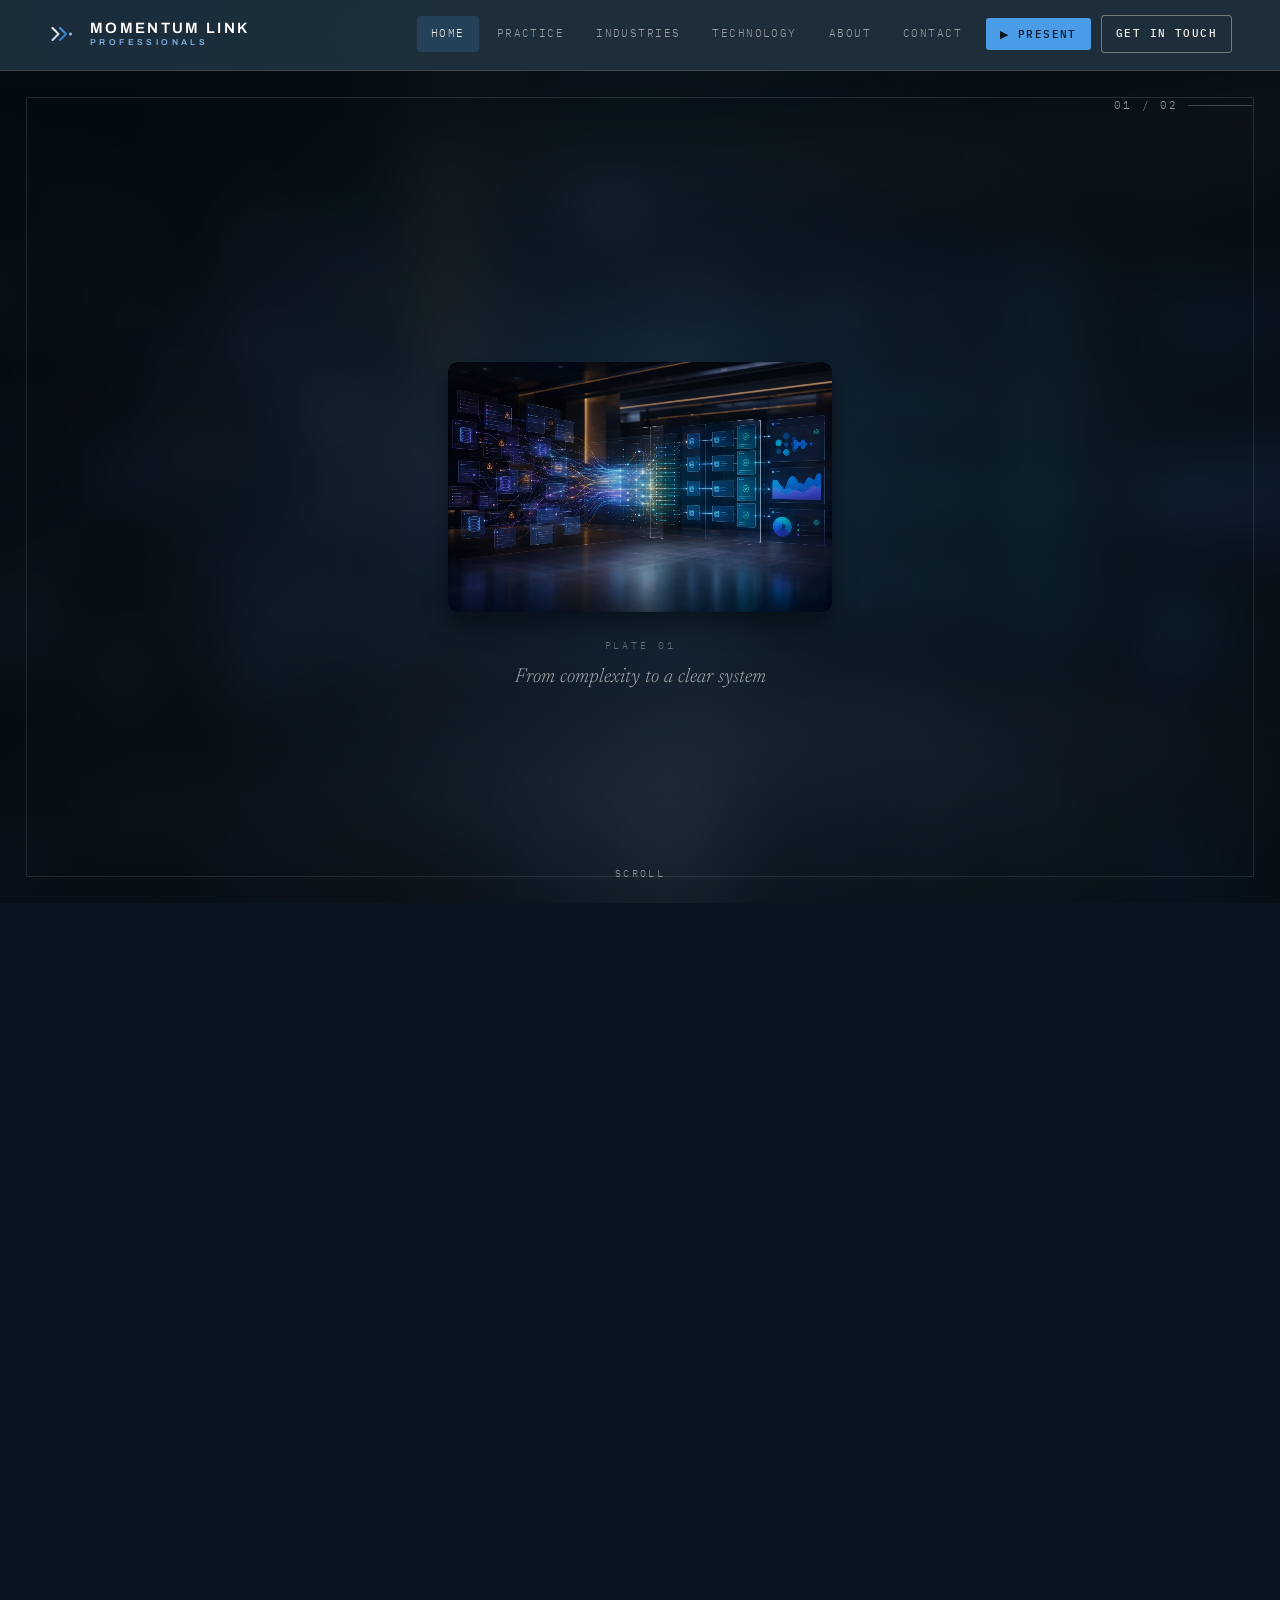
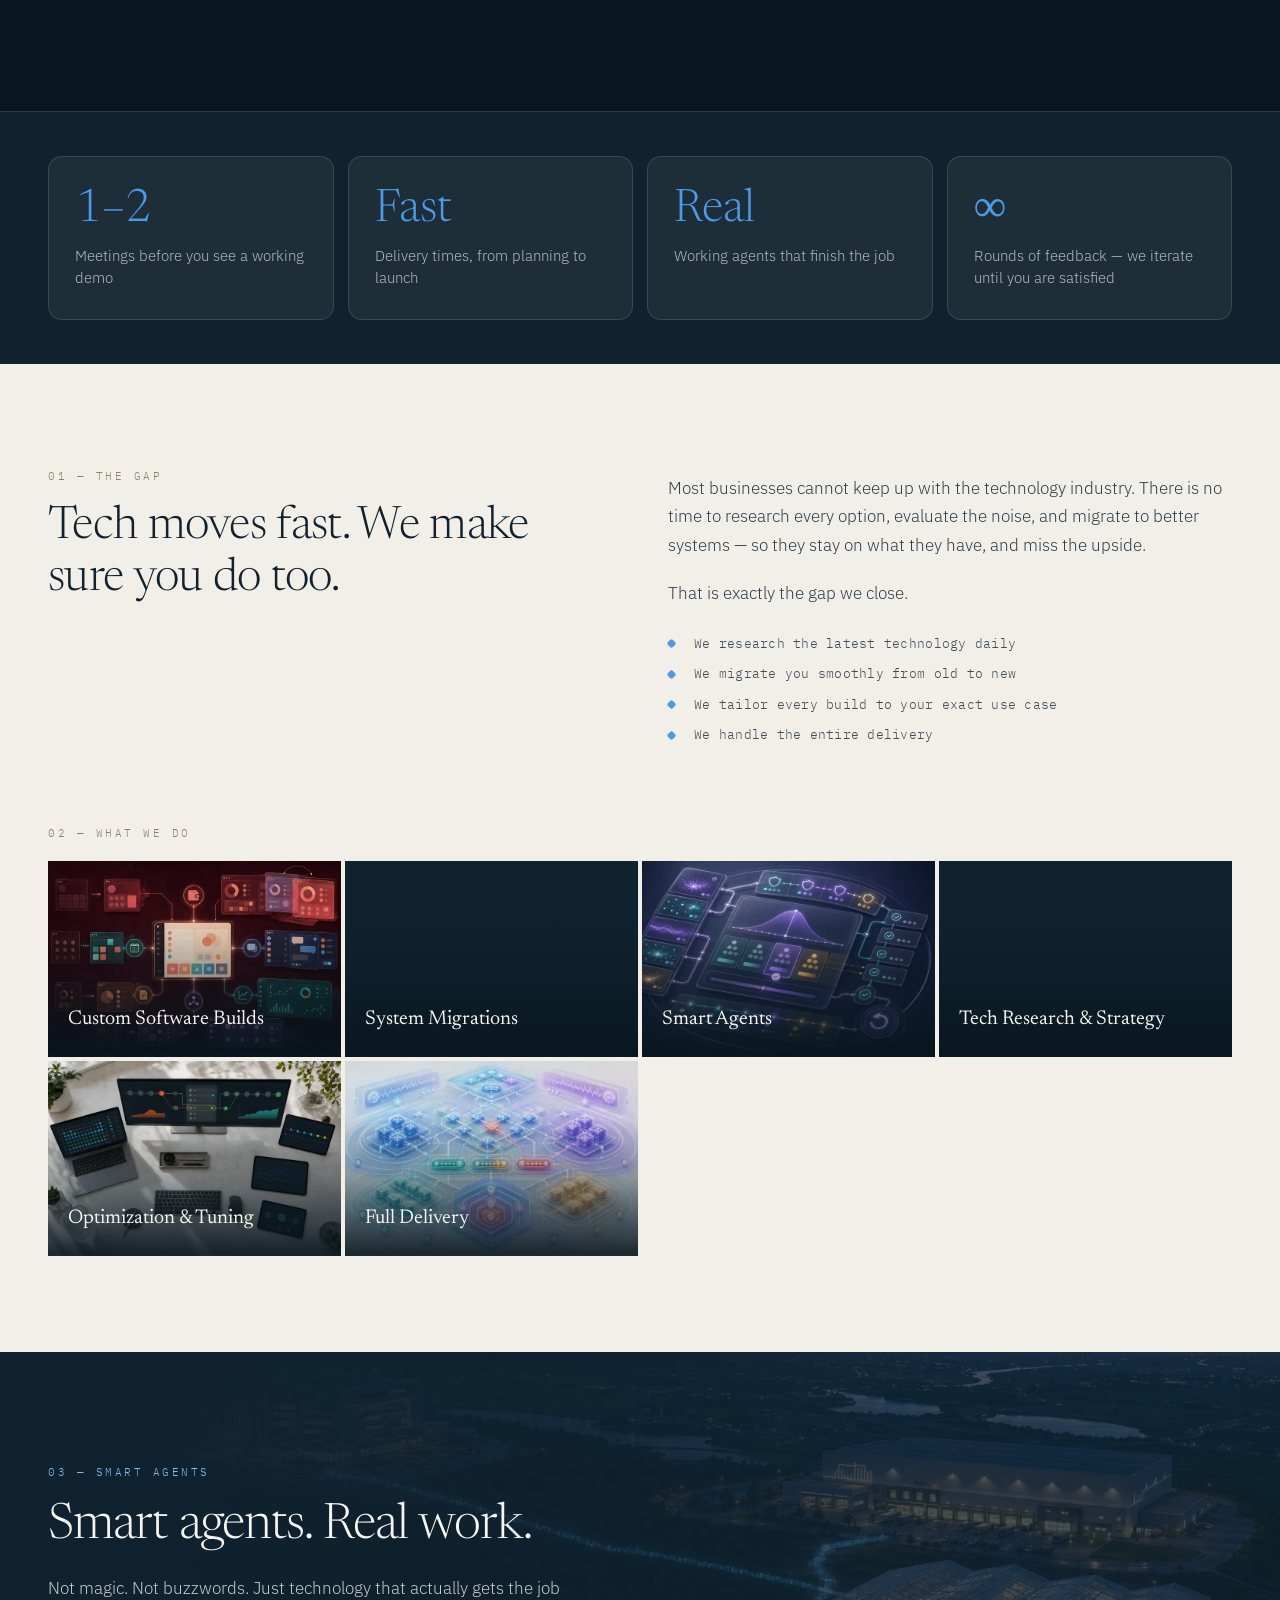
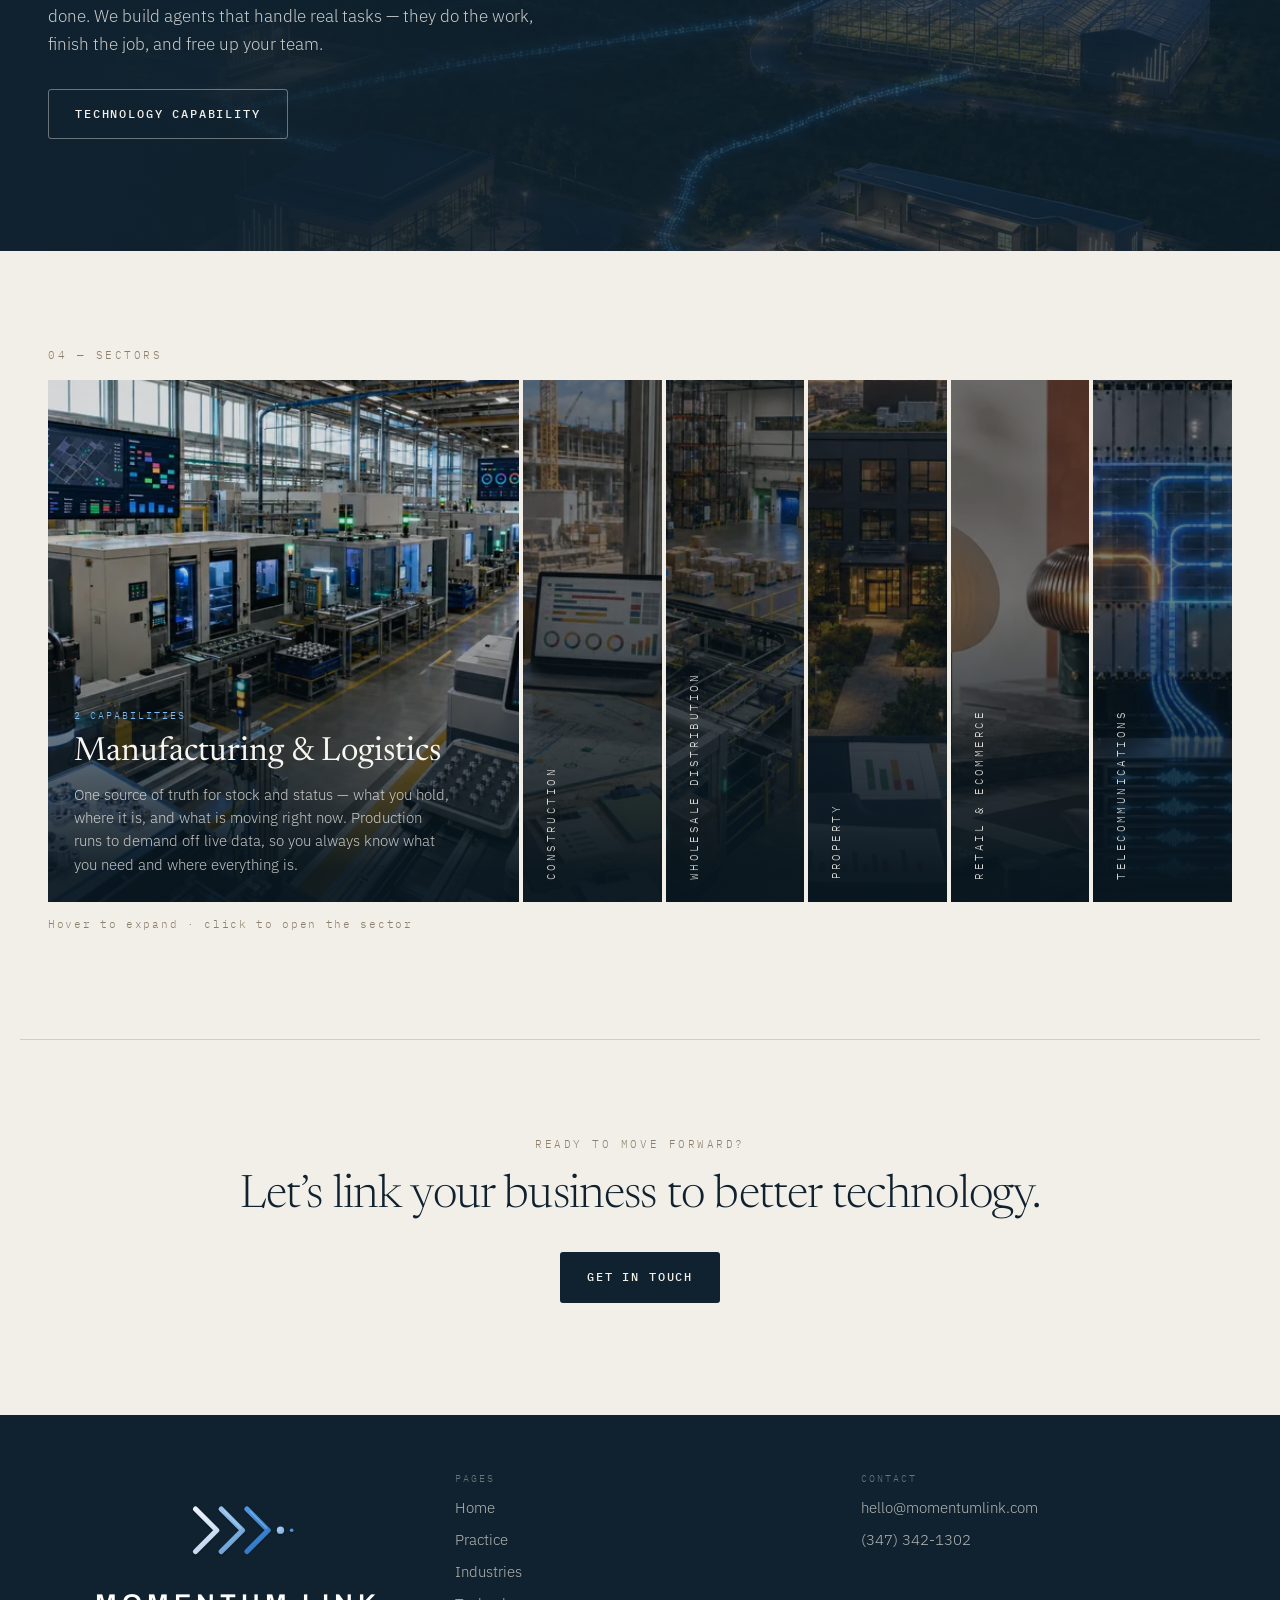
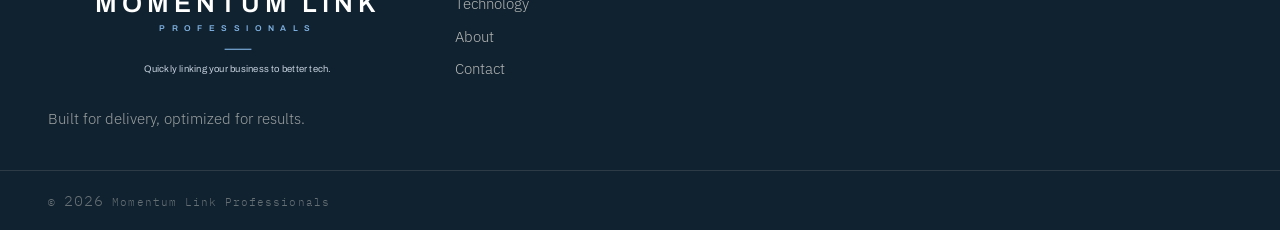
<file: site/index.html>
<!DOCTYPE html>
<html lang="en" class="no-js" data-media-base="media/">
<head>
  <meta charset="utf-8">
  <meta name="viewport" content="width=device-width, initial-scale=1">
  <title>Custom Software, Migrations &amp; Smart Agents | Momentum Link</title>
  <meta name="description" content="We build, migrate and deliver modern software — custom builds, system migrations and smart agents that do real work. Fast delivery, tailored to your business.">
  <meta name="theme-color" content="#10222F">
  <link rel="canonical" href="https://mtlbook8-stack.github.io/MOMENTUM-LINK-NEW/">

  <meta property="og:type" content="website">
  <meta property="og:site_name" content="Momentum Link Professionals">
  <meta property="og:title" content="Custom Software, Migrations &amp; Smart Agents | Momentum Link">
  <meta property="og:description" content="We build, migrate and deliver modern software — custom builds, system migrations and smart agents that do real work. Fast delivery, tailored to your business.">
  <meta property="og:image" content="https://mtlbook8-stack.github.io/MOMENTUM-LINK-NEW/media/31-technology-complexity-to-clarity.jpg">
  <meta property="og:url" content="https://mtlbook8-stack.github.io/MOMENTUM-LINK-NEW/">
  <meta name="twitter:card" content="summary_large_image">

  <link rel="icon" href="favicon.svg" type="image/svg+xml">
  <link rel="apple-touch-icon" href="favicon.svg">

  <link rel="preconnect" href="https://fonts.googleapis.com">
  <link rel="preconnect" href="https://fonts.gstatic.com" crossorigin>
  <link href="https://fonts.googleapis.com/css2?family=Newsreader:ital,opsz,wght@0,6..72,300;0,6..72,400;0,6..72,500;1,6..72,300&amp;family=IBM+Plex+Sans:wght@300;400;500;600&amp;family=IBM+Plex+Mono:wght@400;500&amp;family=Archivo:wght@600&amp;display=swap" rel="stylesheet">
  <link rel="stylesheet" href="assets/css/site.css?v=83fd2c50">
  <script type="application/ld+json">{"@context":"https://schema.org","@graph":[{"@type":"ProfessionalService","@id":"https://mtlbook8-stack.github.io/MOMENTUM-LINK-NEW/#organization","name":"Momentum Link Professionals","alternateName":"Momentum Link","url":"https://mtlbook8-stack.github.io/MOMENTUM-LINK-NEW/","slogan":"Quickly linking your business to better tech.","description":"We build, migrate, and deliver modern software solutions — custom software builds, system migrations and smart agents that handle real work.","email":"hello@momentumlink.com","telephone":"(347) 342-1302","logo":{"@type":"ImageObject","url":"https://mtlbook8-stack.github.io/MOMENTUM-LINK-NEW/assets/logo/momentum-link-dark-stacked.svg"},"image":"https://mtlbook8-stack.github.io/MOMENTUM-LINK-NEW/media/31-technology-complexity-to-clarity.jpg","sameAs":["https://www.momentumlinkpro.com/"],"knowsAbout":["Custom software development","System migration","Software agents and automation","CI/CD delivery","API integration","Cloud-native systems","Data engineering"],"areaServed":[{"@type":"Industry","name":"Manufacturing and Logistics"},{"@type":"Industry","name":"Construction"},{"@type":"Industry","name":"Wholesale Distribution"},{"@type":"Industry","name":"Property Management"},{"@type":"Industry","name":"Retail and Ecommerce"},{"@type":"Industry","name":"Telecommunications"}],"hasOfferCatalog":{"@type":"OfferCatalog","name":"What we do","itemListElement":[{"@type":"Offer","itemOffered":{"@type":"Service","name":"Custom Software Builds","description":"Software built around your business — bespoke where that is what it takes, proven packages and libraries where they already do the job better."}},{"@type":"Offer","itemOffered":{"@type":"Service","name":"System Migrations","description":"We bridge the gap between outdated systems and modern technology — handling the entire transition end to end."}},{"@type":"Offer","itemOffered":{"@type":"Service","name":"Smart Agents","description":"Working agents that handle real tasks — automation that finishes the job and frees up your team."}},{"@type":"Offer","itemOffered":{"@type":"Service","name":"Tech Research and Strategy","description":"We constantly research the latest technology so you always get the best option — not just an option."}},{"@type":"Offer","itemOffered":{"@type":"Service","name":"Optimization and Tuning","description":"We optimize every solution to fit your specific use case — performance, cost, and workflow all dialled in."}},{"@type":"Offer","itemOffered":{"@type":"Service","name":"Full Delivery","description":"From planning to launch to support — we handle the whole journey. You just use what we build."}}]}},{"@type":"WebSite","@id":"https://mtlbook8-stack.github.io/MOMENTUM-LINK-NEW/#website","url":"https://mtlbook8-stack.github.io/MOMENTUM-LINK-NEW/","name":"Momentum Link Professionals","publisher":{"@id":"https://mtlbook8-stack.github.io/MOMENTUM-LINK-NEW/#organization"},"inLanguage":"en"},{"@type":"WebPage","@id":"https://mtlbook8-stack.github.io/MOMENTUM-LINK-NEW/#webpage","url":"https://mtlbook8-stack.github.io/MOMENTUM-LINK-NEW/","name":"Custom Software, Migrations & Smart Agents | Momentum Link","description":"We build, migrate and deliver modern software — custom builds, system migrations and smart agents that do real work. Fast delivery, tailored to your business.","isPartOf":{"@id":"https://mtlbook8-stack.github.io/MOMENTUM-LINK-NEW/#website"},"about":{"@id":"https://mtlbook8-stack.github.io/MOMENTUM-LINK-NEW/#organization"},"inLanguage":"en","breadcrumb":{"@id":"https://mtlbook8-stack.github.io/MOMENTUM-LINK-NEW/#breadcrumb"}},{"@type":"BreadcrumbList","@id":"https://mtlbook8-stack.github.io/MOMENTUM-LINK-NEW/#breadcrumb","itemListElement":[{"@type":"ListItem","position":1,"name":"Home","item":"https://mtlbook8-stack.github.io/MOMENTUM-LINK-NEW/"}]}]}</script>

  <script>document.documentElement.className = document.documentElement.className.replace("no-js", "js");</script>
</head>
<body data-page="home">
  <a class="skip-link" href="#main">Skip to content</a>

  <header class="site-header">
    <div class="site-header__inner">
      <a class="brand" href="index.html" aria-label="Momentum Link Professionals — home">
        <span class="brand__mark" aria-hidden="true"><svg width="120" height="120" viewBox="0 0 120 120" xmlns="http://www.w3.org/2000/svg"><title>Momentum Link mark</title>
<defs>
  <linearGradient id="mk-g1" x1="0" y1="0" x2="0.35" y2="1"><stop offset="0" stop-color="#EAF2FB"></stop><stop offset="0.6" stop-color="#D3E4F6"></stop><stop offset="1" stop-color="#C1D8F0"></stop></linearGradient>
  <linearGradient id="mk-g2" x1="0" y1="0" x2="0.35" y2="1"><stop offset="0" stop-color="#97C3EE"></stop><stop offset="0.6" stop-color="#7FB2E4"></stop><stop offset="1" stop-color="#6DA1D6"></stop></linearGradient>
  <linearGradient id="mk-g3" x1="0" y1="0" x2="0.35" y2="1"><stop offset="0" stop-color="#4E96E0"></stop><stop offset="0.6" stop-color="#3B87D6"></stop><stop offset="1" stop-color="#3078C4"></stop></linearGradient>
  <radialGradient id="mk-d1" cx="0.32" cy="0.28" r="0.85"><stop offset="0" stop-color="#A8CCF1"></stop><stop offset="1" stop-color="#7FB2E4"></stop></radialGradient>
  <radialGradient id="mk-d2" cx="0.32" cy="0.28" r="0.85"><stop offset="0" stop-color="#5C9CE0"></stop><stop offset="1" stop-color="#3B87D6"></stop></radialGradient>
  <filter id="mk-sh" x="-25%" y="-25%" width="150%" height="150%"><feDropShadow dx="0" dy="2" stdDeviation="2" flood-color="#000000" flood-opacity="0.35"></feDropShadow></filter>
</defs>
<g transform="translate(52, 60)" filter="url(#mk-sh)">
  <path d="M -34,-24 L -10,0 L -34,24" fill="none" stroke="url(#mk-g1)" stroke-width="8" stroke-linecap="round" stroke-linejoin="round"></path>
  <path d="M -4,-24 L 20,0 L -4,24" fill="none" stroke="url(#mk-g3)" stroke-width="8" stroke-linecap="round" stroke-linejoin="round"></path>
  <circle cx="38" cy="0" r="6" fill="url(#mk-d1)"></circle>
</g>
</svg></span>
        <span class="brand__text">
          <span class="brand__name">MOMENTUM LINK</span>
          <span class="brand__tag">PROFESSIONALS</span>
        </span>
      </a>

      <button class="nav-toggle" type="button" data-nav-toggle aria-expanded="false" aria-controls="site-nav" aria-label="Menu">
        <span aria-hidden="true"></span>
      </button>

      <nav class="nav" id="site-nav" aria-label="Primary">
          <a class="nav__link" href="index.html" aria-current="page">Home</a>
          <a class="nav__link" href="practice.html">Practice</a>
          <a class="nav__link" href="industries.html">Industries</a>
          <a class="nav__link" href="technology.html">Technology</a>
          <a class="nav__link" href="about.html">About</a>
          <a class="nav__link" href="contact.html">Contact</a>
        <button class="nav__present" type="button" data-open-pres hidden>&#9654; Present</button>
        <a class="nav__cta" href="contact.html" data-open-contact>Get in touch</a>
      </nav>
    </div>
    <div class="progress" data-progress aria-hidden="true"></div>
  </header>

  <main id="main">
    <section class="stage" data-stage aria-label="Introduction">
      <div class="stage__pin">
        <div class="stage__backdrop" data-stage-backdrop aria-hidden="true">
          <picture><source type="image/webp" srcset="media/31-technology-complexity-to-clarity-768.webp 768w, media/31-technology-complexity-to-clarity.webp 1536w" sizes="100vw"><img class="" src="media/31-technology-complexity-to-clarity.jpg" srcset="media/31-technology-complexity-to-clarity-768.jpg 768w, media/31-technology-complexity-to-clarity.jpg 1536w" sizes="100vw" alt="" aria-hidden="true" width="1536" height="1024" loading="eager" fetchpriority="high" decoding="async"></picture>
        </div>
        <div class="stage__glow" data-stage-glow aria-hidden="true"></div>
        <div class="stage__frame" data-stage-frame aria-hidden="true"></div>

        <picture><source type="image/webp" srcset="media/31-technology-complexity-to-clarity-768.webp 768w, media/31-technology-complexity-to-clarity.webp 1536w" sizes="100vw"><img class="stage__l1" data-stage-l1 src="media/31-technology-complexity-to-clarity.jpg" srcset="media/31-technology-complexity-to-clarity-768.jpg 768w, media/31-technology-complexity-to-clarity.jpg 1536w" sizes="100vw" alt="From complexity to a clear system" width="1536" height="1024" loading="eager" fetchpriority="high" decoding="async"></picture>

        <div class="stage__intro" data-stage-intro aria-hidden="true">
          <p class="stage__plate">Plate 01</p>
          <p class="stage__caption">From complexity to a clear system</p>
        </div>

        <div class="stage__l2" data-stage-l2 aria-hidden="true">
          <picture><source type="image/webp" srcset="media/30-technology-connected-ecosystem-768.webp 768w, media/30-technology-connected-ecosystem.webp 1536w" sizes="100vw"><img class="" src="media/30-technology-connected-ecosystem.jpg" srcset="media/30-technology-connected-ecosystem-768.jpg 768w, media/30-technology-connected-ecosystem.jpg 1536w" sizes="100vw" alt="" aria-hidden="true" width="1536" height="1024" loading="lazy" decoding="async"></picture>
        </div>

        <div class="stage__tint" data-stage-tint aria-hidden="true"></div>

        <div class="stage__block" data-stage-a>
          <div class="stage__inner">
            <p class="stage__kicker">Modern technology solutions</p>
            <h1 class="stage__title">Quickly linking your business to better tech.</h1>
          </div>
        </div>

        <div class="stage__block" data-stage-b>
          <div class="stage__inner">
            <p class="stage__kicker">Build &middot; Migrate &middot; Deliver</p>
            <p class="stage__title stage__title--sub">We build, migrate, and deliver modern software solutions — so your technology works for you, not the other way around.</p>
            <div class="stage__actions">
              <a class="btn btn--primary" href="contact.html" data-open-contact>Get started</a>
              <button class="btn btn--ghost" type="button" data-open-pres hidden>&#9654; Watch the presentation</button>
              <a class="btn btn--ghost" href="practice.html">How we work</a>
            </div>
          </div>
        </div>

        <div class="stage__meter" aria-hidden="true">
          <span class="stage__count" data-stage-count>01 / 02</span>
          <span class="stage__track"><span class="stage__bar" data-stage-bar></span></span>
        </div>

        <div class="stage__cue" data-stage-cue aria-hidden="true">Scroll</div>
      </div>
    </section>

    <section class="stats" aria-label="Practice at a glance">
      <div class="shell">
        <div class="stats__grid">
          <div class="stats__item">
            <div class="stats__n">1&#8211;2</div>
            <div class="stats__label">Meetings before you see a working demo</div>
          </div>
          <div class="stats__item">
            <div class="stats__n">Fast</div>
            <div class="stats__label">Delivery times, from planning to launch</div>
          </div>
          <div class="stats__item">
            <div class="stats__n">Real</div>
            <div class="stats__label">Working agents that finish the job</div>
          </div>
          <div class="stats__item">
            <div class="stats__n">&#8734;</div>
            <div class="stats__label">Rounds of feedback — we iterate until you are satisfied</div>
          </div>
        </div>
      </div>
    </section>

    <section class="editorial shell">
      <div class="editorial__grid">
        <div>
          <p class="eyebrow">01 — The gap</p>
          <h2 class="editorial__title">Tech moves fast. We make sure you do too.</h2>
        </div>
        <div class="editorial__body">
          <p>Most businesses cannot keep up with the technology industry. There is no time to research every option, evaluate the noise, and migrate to better systems — so they stay on what they have, and miss the upside.</p>
          <p>That is exactly the gap we close.</p>
          <ul class="editorial__list"><li>We research the latest technology daily</li><li>We migrate you smoothly from old to new</li><li>We tailor every build to your exact use case</li><li>We handle the entire delivery</li>
          </ul>
        </div>
      </div>
    </section>

    <section class="card-section shell" aria-label="What we do">
      <p class="eyebrow" style="margin-bottom:20px">02 — What we do</p>
      <div class="card-grid card-grid--tech">
          <figure class="card card--tech" data-card data-reveal>
            <picture><source type="image/webp" srcset="media/33-technology-modular-product-evolution-768.webp 768w, media/33-technology-modular-product-evolution.webp 1536w" sizes="(max-width: 560px) 100vw, (max-width: 1240px) 34vw, 410px"><img src="media/33-technology-modular-product-evolution.jpg" srcset="media/33-technology-modular-product-evolution-768.jpg 768w, media/33-technology-modular-product-evolution.jpg 1536w" sizes="(max-width: 560px) 100vw, (max-width: 1240px) 34vw, 410px" alt="Custom Software Builds" width="1536" height="1024" loading="lazy" decoding="async"></picture>
            <figcaption>
              <span class="card__title">Custom Software Builds</span>
              <span class="card__sub">Software built around your business — bespoke where that is what it takes, proven packages and libraries where they already do the job better.</span>
            </figcaption>
          </figure>
          <figure class="card card--tech" data-card data-reveal>
            <picture><source type="image/webp" srcset="media/31-technology-complexity-to-clarity-768.webp 768w, media/31-technology-complexity-to-clarity.webp 1536w" sizes="(max-width: 560px) 100vw, (max-width: 1240px) 34vw, 410px"><img src="media/31-technology-complexity-to-clarity.jpg" srcset="media/31-technology-complexity-to-clarity-768.jpg 768w, media/31-technology-complexity-to-clarity.jpg 1536w" sizes="(max-width: 560px) 100vw, (max-width: 1240px) 34vw, 410px" alt="System Migrations" width="1536" height="1024" loading="lazy" decoding="async"></picture>
            <figcaption>
              <span class="card__title">System Migrations</span>
              <span class="card__sub">We bridge the gap between outdated systems and modern technology — handling the entire transition end to end.</span>
            </figcaption>
          </figure>
          <figure class="card card--tech" data-card data-reveal>
            <picture><source type="image/webp" srcset="media/25-technology-responsible-ai-768.webp 768w, media/25-technology-responsible-ai.webp 1536w" sizes="(max-width: 560px) 100vw, (max-width: 1240px) 34vw, 410px"><img src="media/25-technology-responsible-ai.jpg" srcset="media/25-technology-responsible-ai-768.jpg 768w, media/25-technology-responsible-ai.jpg 1536w" sizes="(max-width: 560px) 100vw, (max-width: 1240px) 34vw, 410px" alt="Smart Agents" width="1536" height="1024" loading="lazy" decoding="async"></picture>
            <figcaption>
              <span class="card__title">Smart Agents</span>
              <span class="card__sub">Working agents that handle real tasks — automation that finishes the job and frees up your team.</span>
            </figcaption>
          </figure>
          <figure class="card card--tech" data-card data-reveal>
            <picture><source type="image/webp" srcset="media/27-technology-digital-twin-768.webp 768w, media/27-technology-digital-twin.webp 1536w" sizes="(max-width: 560px) 100vw, (max-width: 1240px) 34vw, 410px"><img src="media/27-technology-digital-twin.jpg" srcset="media/27-technology-digital-twin-768.jpg 768w, media/27-technology-digital-twin.jpg 1536w" sizes="(max-width: 560px) 100vw, (max-width: 1240px) 34vw, 410px" alt="Tech Research and Strategy" width="1536" height="1024" loading="lazy" decoding="async"></picture>
            <figcaption>
              <span class="card__title">Tech Research &amp; Strategy</span>
              <span class="card__sub">We constantly research the latest technology so you always get the best option — not just an option.</span>
            </figcaption>
          </figure>
          <figure class="card card--tech" data-card data-reveal>
            <picture><source type="image/webp" srcset="media/35-technology-continuous-improvement-768.webp 768w, media/35-technology-continuous-improvement.webp 1536w" sizes="(max-width: 560px) 100vw, (max-width: 1240px) 34vw, 410px"><img src="media/35-technology-continuous-improvement.jpg" srcset="media/35-technology-continuous-improvement-768.jpg 768w, media/35-technology-continuous-improvement.jpg 1536w" sizes="(max-width: 560px) 100vw, (max-width: 1240px) 34vw, 410px" alt="Optimization and Tuning" width="1536" height="1024" loading="lazy" decoding="async"></picture>
            <figcaption>
              <span class="card__title">Optimization &amp; Tuning</span>
              <span class="card__sub">We optimize every solution to fit your specific use case — performance, cost, and workflow all dialled in.</span>
            </figcaption>
          </figure>
          <figure class="card card--tech" data-card data-reveal>
            <picture><source type="image/webp" srcset="media/20-technology-cloud-native-systems-768.webp 768w, media/20-technology-cloud-native-systems.webp 1536w" sizes="(max-width: 560px) 100vw, (max-width: 1240px) 34vw, 410px"><img src="media/20-technology-cloud-native-systems.jpg" srcset="media/20-technology-cloud-native-systems-768.jpg 768w, media/20-technology-cloud-native-systems.jpg 1536w" sizes="(max-width: 560px) 100vw, (max-width: 1240px) 34vw, 410px" alt="Full Delivery" width="1536" height="1024" loading="lazy" decoding="async"></picture>
            <figcaption>
              <span class="card__title">Full Delivery</span>
              <span class="card__sub">From planning to launch to support — we handle the whole journey. You just use what we build.</span>
            </figcaption>
          </figure>
      </div>
    </section>

    <section class="band">
      <picture><source type="image/webp" srcset="media/30-technology-connected-ecosystem-768.webp 768w, media/30-technology-connected-ecosystem.webp 1536w" sizes="100vw"><img class="band__bg" src="media/30-technology-connected-ecosystem.jpg" srcset="media/30-technology-connected-ecosystem-768.jpg 768w, media/30-technology-connected-ecosystem.jpg 1536w" sizes="100vw" alt="Connected technology ecosystem" width="1536" height="1024" loading="lazy" decoding="async"></picture>
      <div class="band__veil" aria-hidden="true"></div>
      <div class="band__inner shell">
        <div class="band__copy">
          <p class="eyebrow eyebrow--blue">03 — Smart agents</p>
          <h2 class="band__title">Smart agents. Real work.</h2>
          <p class="band__text">Not magic. Not buzzwords. Just technology that actually gets the job done. We build agents that handle real tasks — they do the work, finish the job, and free up your team.</p>
          <a class="btn btn--ghost btn--ghost-fill" href="technology.html">Technology capability</a>
        </div>
      </div>
    </section>

    <section class="panels-section shell" aria-label="Sectors">
      <p class="eyebrow" style="margin-bottom:16px">04 — Sectors</p>
      <div class="panels">
          <a class="panel is-open" data-panel href="industries.html#manufacturing">
            <picture><source type="image/webp" srcset="media/07-industry-smart-manufacturing-768.webp 768w, media/07-industry-smart-manufacturing.webp 1536w" sizes="(max-width: 560px) 100vw, (max-width: 1240px) 50vw, 620px"><img class="" src="media/07-industry-smart-manufacturing.jpg" srcset="media/07-industry-smart-manufacturing-768.jpg 768w, media/07-industry-smart-manufacturing.jpg 1536w" sizes="(max-width: 560px) 100vw, (max-width: 1240px) 50vw, 620px" alt="Smart Manufacturing" width="1536" height="1024" loading="lazy" decoding="async"></picture>
            <span class="panel__rail">Manufacturing &amp; Logistics</span>
            <span class="panel__body">
              <span class="panel__count">2 capabilities</span>
              <span class="panel__name">Manufacturing &amp; Logistics</span>
              <span class="panel__blurb">One source of truth for stock and status — what you hold, where it is, and what is moving right now. Production runs to demand off live data, so you always know what you need and where everything is.</span>
            </span>
          </a>
          <a class="panel" data-panel href="industries.html#construction">
            <picture><source type="image/webp" srcset="media/09-industry-construction-project-management-768.webp 768w, media/09-industry-construction-project-management.webp 1536w" sizes="(max-width: 560px) 100vw, (max-width: 1240px) 50vw, 620px"><img class="" src="media/09-industry-construction-project-management.jpg" srcset="media/09-industry-construction-project-management-768.jpg 768w, media/09-industry-construction-project-management.jpg 1536w" sizes="(max-width: 560px) 100vw, (max-width: 1240px) 50vw, 620px" alt="Construction Project Management and Accounting" width="1536" height="1024" loading="lazy" decoding="async"></picture>
            <span class="panel__rail">Construction</span>
            <span class="panel__body">
              <span class="panel__count">3 capabilities</span>
              <span class="panel__name">Construction</span>
              <span class="panel__blurb">Two halves. Billing you can actually review — bids and offers compared against the plans before a claim gets paid. And plan-driven rendering and automation, from excavation to pipe layout to interior fit-out. It is a fast-moving market, and we keep you on the best of it.</span>
            </span>
          </a>
          <a class="panel" data-panel href="industries.html#wholesale-distribution">
            <picture><source type="image/webp" srcset="media/11-industry-wholesale-distribution-768.webp 768w, media/11-industry-wholesale-distribution.webp 1536w" sizes="(max-width: 560px) 100vw, (max-width: 1240px) 50vw, 620px"><img class="" src="media/11-industry-wholesale-distribution.jpg" srcset="media/11-industry-wholesale-distribution-768.jpg 768w, media/11-industry-wholesale-distribution.jpg 1536w" sizes="(max-width: 560px) 100vw, (max-width: 1240px) 50vw, 620px" alt="Wholesale Distribution and Fulfillment" width="1536" height="1024" loading="lazy" decoding="async"></picture>
            <span class="panel__rail">Wholesale Distribution</span>
            <span class="panel__body">
              <span class="panel__count">6 capabilities</span>
              <span class="panel__name">Wholesale Distribution</span>
              <span class="panel__blurb">Accounting, billing and collection you can rely on, inventory that matches the shelf, and follow-up that catches a change in a customer&#x27;s ordering before they raise it themselves. Every account gets a personal experience, however many you carry.</span>
            </span>
          </a>
          <a class="panel" data-panel href="industries.html#property">
            <picture><source type="image/webp" srcset="media/13-industry-multi-property-management-768.webp 768w, media/13-industry-multi-property-management.webp 1536w" sizes="(max-width: 560px) 100vw, (max-width: 1240px) 50vw, 620px"><img class="" src="media/13-industry-multi-property-management.jpg" srcset="media/13-industry-multi-property-management-768.jpg 768w, media/13-industry-multi-property-management.jpg 1536w" sizes="(max-width: 560px) 100vw, (max-width: 1240px) 50vw, 620px" alt="Multi-Property Operations and Accounting" width="1536" height="1024" loading="lazy" decoding="async"></picture>
            <span class="panel__rail">Property</span>
            <span class="panel__body">
              <span class="panel__count">4 capabilities</span>
              <span class="panel__name">Property</span>
              <span class="panel__blurb">Billing and reports that show where every dollar goes, and tenants who stay satisfied. Residential or commercial — every town and municipality has its own requirements, and we deliver against the ones that apply to you.</span>
            </span>
          </a>
          <a class="panel" data-panel href="industries.html#retail-ecommerce">
            <picture><source type="image/webp" srcset="media/15-industry-premium-retail-website-768.webp 768w, media/15-industry-premium-retail-website.webp 1536w" sizes="(max-width: 560px) 100vw, (max-width: 1240px) 50vw, 620px"><img class="" src="media/15-industry-premium-retail-website.jpg" srcset="media/15-industry-premium-retail-website-768.jpg 768w, media/15-industry-premium-retail-website.jpg 1536w" sizes="(max-width: 560px) 100vw, (max-width: 1240px) 50vw, 620px" alt="Premium Retail Website Experience" width="1536" height="1024" loading="lazy" decoding="async"></picture>
            <span class="panel__rail">Retail &amp; Ecommerce</span>
            <span class="panel__body">
              <span class="panel__count">4 capabilities</span>
              <span class="panel__name">Retail &amp; Ecommerce</span>
              <span class="panel__blurb">Changes driven by what customers actually do — which journeys convert, which ones stall, what gets returned. Aggregate behaviour, measured honestly, turned into changes whose results you can see.</span>
            </span>
          </a>
          <a class="panel" data-panel href="industries.html#telecommunications">
            <picture><source type="image/webp" srcset="media/47-industry-telecom-voice-768.webp 768w, media/47-industry-telecom-voice.webp 1536w" sizes="(max-width: 560px) 100vw, (max-width: 1240px) 50vw, 620px"><img class="" src="media/47-industry-telecom-voice.jpg" srcset="media/47-industry-telecom-voice-768.jpg 768w, media/47-industry-telecom-voice.jpg 1536w" sizes="(max-width: 560px) 100vw, (max-width: 1240px) 50vw, 620px" alt="Voice routing and termination" width="1536" height="864" loading="lazy" decoding="async"></picture>
            <span class="panel__rail">Telecommunications</span>
            <span class="panel__body">
              <span class="panel__count">3 capabilities</span>
              <span class="panel__name">Telecommunications</span>
              <span class="panel__blurb">Integrate what you already run, build the infrastructure from scratch, or just fill the gaps in it. Voice, SMS and MMS carried at lightning speed and the best quality the traffic will allow.</span>
            </span>
          </a>
      </div>
      <p class="panels-hint">
        <span class="panels-hint__pointer">Hover to expand &middot; click to open the sector</span>
        <span class="panels-hint__touch">Tap to expand &middot; tap again to open the sector</span>
      </p>
    </section>

    <section class="closing shell">
      <p class="eyebrow">Ready to move forward?</p>
      <h2 class="closing__title">Let&#8217;s link your business to better technology.</h2>
      <a class="btn btn--dark" href="contact.html" data-open-contact>Get in touch</a>
    </section>
  </main>

  <footer class="site-footer">
    <div class="site-footer__grid">
      <div class="site-footer__col">
        <span class="site-footer__logo"><svg width="680" height="408" viewBox="0 0 680 408" xmlns="http://www.w3.org/2000/svg"><title>Momentum Link Professionals</title>
<defs>
  <linearGradient id="st-g1" x1="0" y1="0" x2="0.35" y2="1"><stop offset="0" stop-color="#EAF2FB"></stop><stop offset="0.6" stop-color="#D3E4F6"></stop><stop offset="1" stop-color="#C1D8F0"></stop></linearGradient>
  <linearGradient id="st-g2" x1="0" y1="0" x2="0.35" y2="1"><stop offset="0" stop-color="#97C3EE"></stop><stop offset="0.6" stop-color="#7FB2E4"></stop><stop offset="1" stop-color="#6DA1D6"></stop></linearGradient>
  <linearGradient id="st-g3" x1="0" y1="0" x2="0.35" y2="1"><stop offset="0" stop-color="#4E96E0"></stop><stop offset="0.6" stop-color="#3B87D6"></stop><stop offset="1" stop-color="#3078C4"></stop></linearGradient>
  <radialGradient id="st-d1" cx="0.32" cy="0.28" r="0.85"><stop offset="0" stop-color="#A8CCF1"></stop><stop offset="1" stop-color="#7FB2E4"></stop></radialGradient>
  <radialGradient id="st-d2" cx="0.32" cy="0.28" r="0.85"><stop offset="0" stop-color="#5C9CE0"></stop><stop offset="1" stop-color="#3B87D6"></stop></radialGradient>
  <filter id="st-sh" x="-25%" y="-25%" width="150%" height="150%"><feDropShadow dx="0" dy="2" stdDeviation="2" flood-color="#000000" flood-opacity="0.35"></feDropShadow></filter>
</defs>
<g transform="translate(340, 106)" filter="url(#st-sh)">
  <path d="M -76,-38 L -38,0 L -76,38" fill="none" stroke="url(#st-g1)" stroke-width="9" stroke-linecap="round" stroke-linejoin="round"></path>
  <path d="M -30,-38 L 8,0 L -30,38" fill="none" stroke="url(#st-g2)" stroke-width="9" stroke-linecap="round" stroke-linejoin="round"></path>
  <path d="M 16,-38 L 54,0 L 16,38" fill="none" stroke="url(#st-g3)" stroke-width="9" stroke-linecap="round" stroke-linejoin="round"></path>
  <circle cx="76" cy="0" r="6.5" fill="url(#st-d1)"></circle>
  <circle cx="96" cy="0" r="3.25" fill="url(#st-d2)"></circle>
  <g stroke="#FFFFFF" stroke-opacity="0.32" stroke-width="2" fill="none" stroke-linecap="round" transform="translate(0, -1.6)">
    <path d="M -70,-32 L -41,-2"></path><path d="M -24,-32 L 5,-2"></path><path d="M 22,-32 L 51,-2"></path>
  </g>
</g>
<text x="340" y="252" text-anchor="middle" font-family="Archivo, Helvetica, Arial, sans-serif" font-size="46" font-weight="600" fill="#FFFFFF" letter-spacing="9">MOMENTUM LINK</text>
<text x="340" y="286" text-anchor="middle" font-family="Archivo, Helvetica, Arial, sans-serif" font-size="15" font-weight="600" fill="#7FB2E4" letter-spacing="11.5">PROFESSIONALS</text>
<rect x="316" y="318" width="48" height="2" fill="#7FB2E4"></rect>
<text x="340" y="360" text-anchor="middle" font-family="Archivo, Helvetica, Arial, sans-serif" font-size="17" font-weight="400" fill="#C3CEDC" letter-spacing="0.4">Quickly linking your business to better tech.</text>
</svg></span>
        <span class="site-footer__blurb">Built for delivery, optimized for results.</span>
      </div>
      <div class="site-footer__col">
        <span class="site-footer__head">Pages</span>
        <a href="index.html">Home</a>
        <a href="practice.html">Practice</a>
        <a href="industries.html">Industries</a>
        <a href="technology.html">Technology</a>
        <a href="about.html">About</a>
        <a href="contact.html">Contact</a>
      </div>
      <div class="site-footer__col">
        <span class="site-footer__head">Contact</span>
        <a href="mailto:hello@momentumlink.com">hello@momentumlink.com</a>
        <a href="tel:+13473421302">(347) 342-1302</a>
      </div>
    </div>
    <div class="site-footer__meta">
      <div>&copy; <span data-year>2026</span> Momentum Link Professionals</div>
    </div>
  </footer>


  <div class="modal" data-contact-modal hidden role="dialog" aria-modal="true" aria-labelledby="modal-title">
    <div class="modal__scrim" data-modal-close></div>
    <div class="modal__panel">
      <button class="modal__close" type="button" data-modal-close aria-label="Close">&#10005;</button>
      <div class="modal__media"><picture><source type="image/webp" srcset="media/43-process-meeting-768.webp 768w, media/43-process-meeting.webp 1536w" sizes="(max-width: 900px) 100vw, 420px"><img src="media/43-process-meeting.jpg" srcset="media/43-process-meeting-768.jpg 768w, media/43-process-meeting.jpg 1536w" sizes="(max-width: 900px) 100vw, 420px" alt="A meeting to establish what the project needs" width="1536" height="864" loading="lazy" decoding="async"></picture></div>
      <div class="modal__body">
        <p class="eyebrow">Get in touch</p>
        <h2 class="modal__title" id="modal-title">Let&#8217;s get to work.</h2>
        <p class="modal__text">Tell us about your business — we will handle the technology. A meeting or two is usually all it takes before you are looking at a working demo.</p>
        <p class="modal__direct">
          <a href="mailto:hello@momentumlink.com">hello@momentumlink.com</a>
          <a href="tel:+13473421302">(347) 342-1302</a>
        </p>
        
      <form class="form-card" data-contact-form data-endpoint="https://api.web3forms.com/submit" data-mailto="hello@momentumlink.com"
            action="mailto:hello@momentumlink.com" method="post" enctype="text/plain" novalidate>
        <h2 class="form-card__title">Send a brief</h2>
          <input type="hidden" name="access_key" value="9cf20289-3ef2-48a5-9e5a-fce82434f151">
          <input type="hidden" name="subject" value="New brief from momentumlink.com">
          <input type="hidden" name="from_name" value="Momentum Link website">
          <input type="checkbox" name="botcheck" class="visually-hidden" tabindex="-1" autocomplete="off">
        <div class="form-fields">
            <div class="field">
              <label class="field__label" for="m-name">Name *</label>
              <input type="text" id="m-name" name="name" placeholder="Your name"
                     autocomplete="name" required>
              <p class="field__error" aria-live="polite"></p>
            </div>
            <div class="field">
              <label class="field__label" for="m-email">Email *</label>
              <input type="email" id="m-email" name="email" placeholder="you@company.com"
                     autocomplete="email" required>
              <p class="field__error" aria-live="polite"></p>
            </div>
          <div class="field">
            <label class="field__label" for="m-message">What you need *</label>
            <textarea id="m-message" name="message" rows="3"
                      placeholder="Tell us about your business and what you are trying to do." required></textarea>
            <p class="field__error" aria-live="polite"></p>
          </div>
        </div>
        <button class="btn btn--dark" type="submit">Send brief</button>
        <p class="form-status" data-form-status role="status" aria-live="polite"></p>
      </form>
      </div>
    </div>
  </div>

  <script src="assets/js/site.js?v=43f302ec" defer></script>
</body>
</html>
</file>
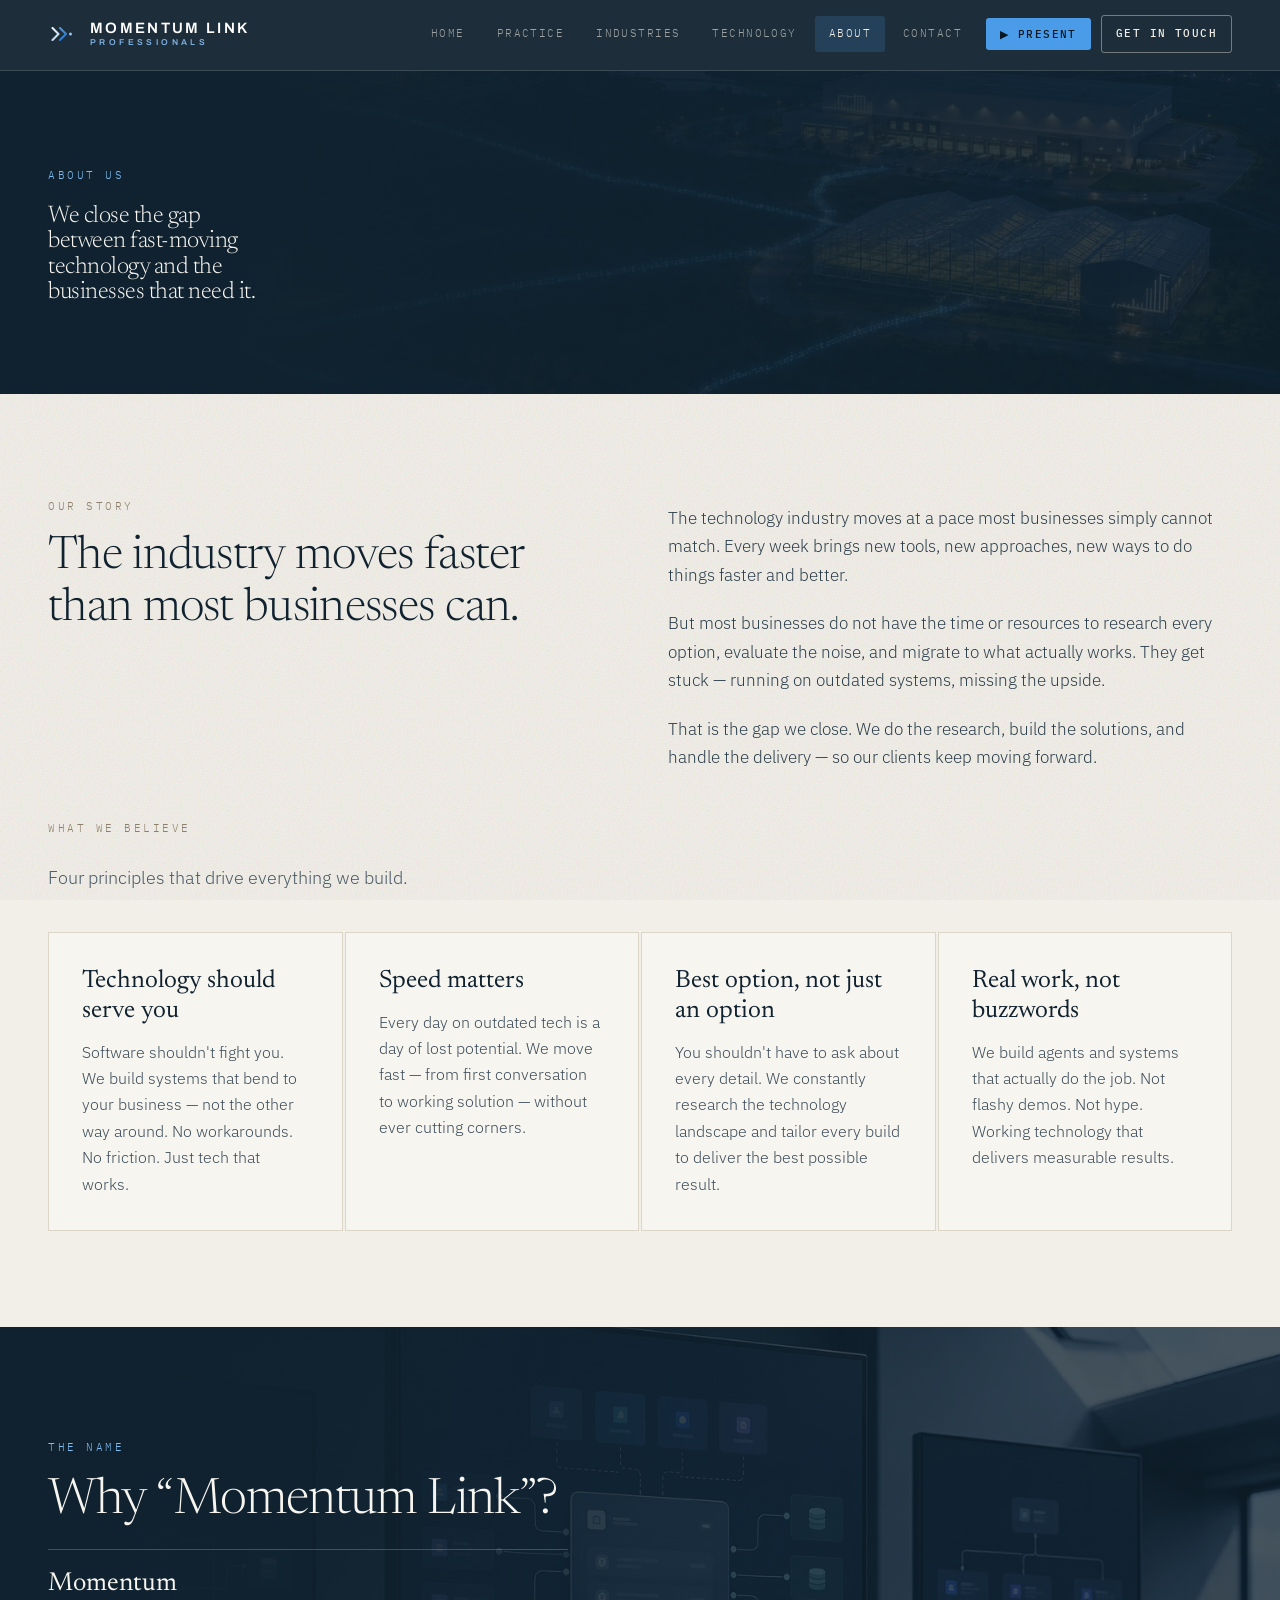
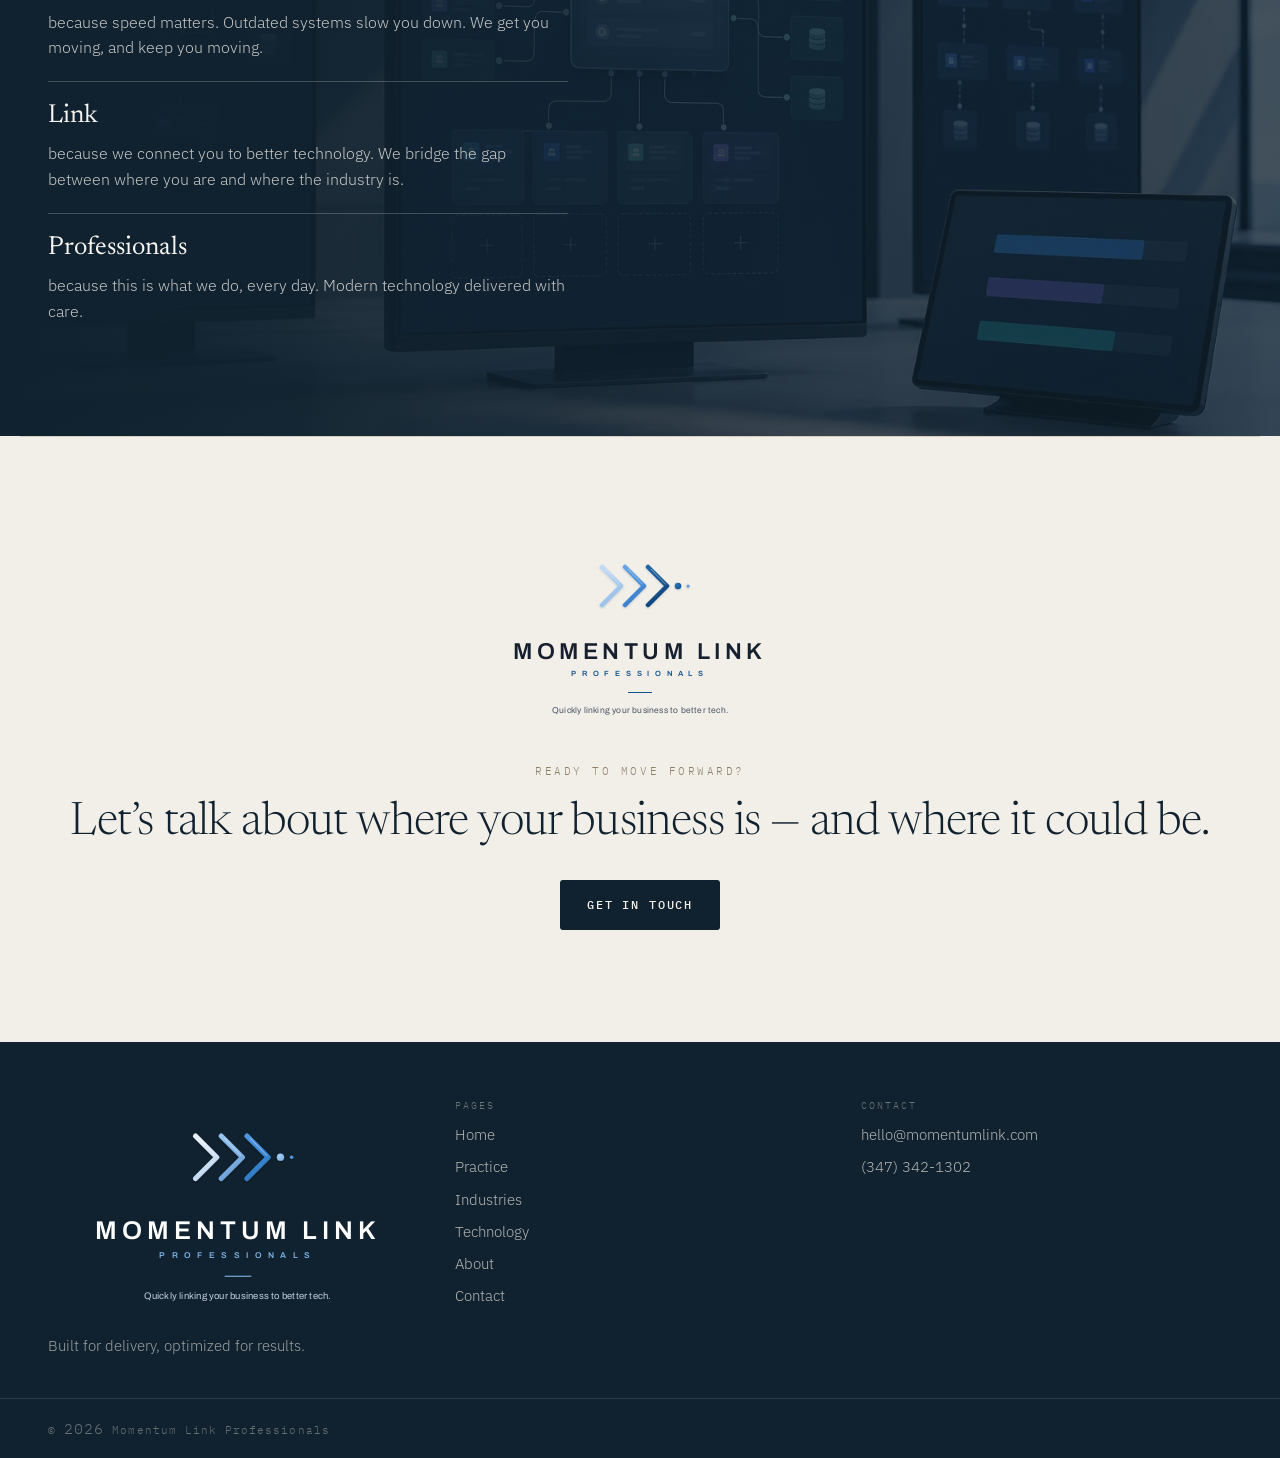
<file: site/about.html>
<!DOCTYPE html>
<html lang="en" class="no-js" data-media-base="media/">
<head>
  <meta charset="utf-8">
  <meta name="viewport" content="width=device-width, initial-scale=1">
  <title>About Us — Modern Software, Delivered Fast | Momentum Link</title>
  <meta name="description" content="We close the gap between fast-moving technology and the businesses that need it. Our story, what we believe, and why we are called Momentum Link.">
  <meta name="theme-color" content="#10222F">
  <link rel="canonical" href="https://mtlbook8-stack.github.io/MOMENTUM-LINK-NEW/about.html">

  <meta property="og:type" content="website">
  <meta property="og:site_name" content="Momentum Link Professionals">
  <meta property="og:title" content="About Us — Modern Software, Delivered Fast | Momentum Link">
  <meta property="og:description" content="We close the gap between fast-moving technology and the businesses that need it. Our story, what we believe, and why we are called Momentum Link.">
  <meta property="og:image" content="https://mtlbook8-stack.github.io/MOMENTUM-LINK-NEW/media/31-technology-complexity-to-clarity.jpg">
  <meta property="og:url" content="https://mtlbook8-stack.github.io/MOMENTUM-LINK-NEW/about.html">
  <meta name="twitter:card" content="summary_large_image">

  <link rel="icon" href="favicon.svg" type="image/svg+xml">
  <link rel="apple-touch-icon" href="favicon.svg">

  <link rel="preconnect" href="https://fonts.googleapis.com">
  <link rel="preconnect" href="https://fonts.gstatic.com" crossorigin>
  <link href="https://fonts.googleapis.com/css2?family=Newsreader:ital,opsz,wght@0,6..72,300;0,6..72,400;0,6..72,500;1,6..72,300&amp;family=IBM+Plex+Sans:wght@300;400;500;600&amp;family=IBM+Plex+Mono:wght@400;500&amp;family=Archivo:wght@600&amp;display=swap" rel="stylesheet">
  <link rel="stylesheet" href="assets/css/site.css?v=83fd2c50">
  <script type="application/ld+json">{"@context":"https://schema.org","@graph":[{"@type":"ProfessionalService","@id":"https://mtlbook8-stack.github.io/MOMENTUM-LINK-NEW/#organization","name":"Momentum Link Professionals","alternateName":"Momentum Link","url":"https://mtlbook8-stack.github.io/MOMENTUM-LINK-NEW/","slogan":"Quickly linking your business to better tech.","description":"We build, migrate, and deliver modern software solutions — custom software builds, system migrations and smart agents that handle real work.","email":"hello@momentumlink.com","telephone":"(347) 342-1302","logo":{"@type":"ImageObject","url":"https://mtlbook8-stack.github.io/MOMENTUM-LINK-NEW/assets/logo/momentum-link-dark-stacked.svg"},"image":"https://mtlbook8-stack.github.io/MOMENTUM-LINK-NEW/media/31-technology-complexity-to-clarity.jpg","sameAs":["https://www.momentumlinkpro.com/"],"knowsAbout":["Custom software development","System migration","Software agents and automation","CI/CD delivery","API integration","Cloud-native systems","Data engineering"],"areaServed":[{"@type":"Industry","name":"Manufacturing and Logistics"},{"@type":"Industry","name":"Construction"},{"@type":"Industry","name":"Wholesale Distribution"},{"@type":"Industry","name":"Property Management"},{"@type":"Industry","name":"Retail and Ecommerce"},{"@type":"Industry","name":"Telecommunications"}],"hasOfferCatalog":{"@type":"OfferCatalog","name":"What we do","itemListElement":[{"@type":"Offer","itemOffered":{"@type":"Service","name":"Custom Software Builds","description":"Software built around your business — bespoke where that is what it takes, proven packages and libraries where they already do the job better."}},{"@type":"Offer","itemOffered":{"@type":"Service","name":"System Migrations","description":"We bridge the gap between outdated systems and modern technology — handling the entire transition end to end."}},{"@type":"Offer","itemOffered":{"@type":"Service","name":"Smart Agents","description":"Working agents that handle real tasks — automation that finishes the job and frees up your team."}},{"@type":"Offer","itemOffered":{"@type":"Service","name":"Tech Research and Strategy","description":"We constantly research the latest technology so you always get the best option — not just an option."}},{"@type":"Offer","itemOffered":{"@type":"Service","name":"Optimization and Tuning","description":"We optimize every solution to fit your specific use case — performance, cost, and workflow all dialled in."}},{"@type":"Offer","itemOffered":{"@type":"Service","name":"Full Delivery","description":"From planning to launch to support — we handle the whole journey. You just use what we build."}}]}},{"@type":"WebSite","@id":"https://mtlbook8-stack.github.io/MOMENTUM-LINK-NEW/#website","url":"https://mtlbook8-stack.github.io/MOMENTUM-LINK-NEW/","name":"Momentum Link Professionals","publisher":{"@id":"https://mtlbook8-stack.github.io/MOMENTUM-LINK-NEW/#organization"},"inLanguage":"en"},{"@type":"WebPage","@id":"https://mtlbook8-stack.github.io/MOMENTUM-LINK-NEW/about.html#webpage","url":"https://mtlbook8-stack.github.io/MOMENTUM-LINK-NEW/about.html","name":"About Us — Modern Software, Delivered Fast | Momentum Link","description":"We close the gap between fast-moving technology and the businesses that need it. Our story, what we believe, and why we are called Momentum Link.","isPartOf":{"@id":"https://mtlbook8-stack.github.io/MOMENTUM-LINK-NEW/#website"},"about":{"@id":"https://mtlbook8-stack.github.io/MOMENTUM-LINK-NEW/#organization"},"inLanguage":"en","breadcrumb":{"@id":"https://mtlbook8-stack.github.io/MOMENTUM-LINK-NEW/about.html#breadcrumb"}},{"@type":"BreadcrumbList","@id":"https://mtlbook8-stack.github.io/MOMENTUM-LINK-NEW/about.html#breadcrumb","itemListElement":[{"@type":"ListItem","position":1,"name":"Home","item":"https://mtlbook8-stack.github.io/MOMENTUM-LINK-NEW/"},{"@type":"ListItem","position":2,"name":"About","item":"https://mtlbook8-stack.github.io/MOMENTUM-LINK-NEW/about.html"}]}]}</script>

  <script>document.documentElement.className = document.documentElement.className.replace("no-js", "js");</script>
</head>
<body data-page="about">
  <a class="skip-link" href="#main">Skip to content</a>

  <header class="site-header">
    <div class="site-header__inner">
      <a class="brand" href="index.html" aria-label="Momentum Link Professionals — home">
        <span class="brand__mark" aria-hidden="true"><svg width="120" height="120" viewBox="0 0 120 120" xmlns="http://www.w3.org/2000/svg"><title>Momentum Link mark</title>
<defs>
  <linearGradient id="mk-g1" x1="0" y1="0" x2="0.35" y2="1"><stop offset="0" stop-color="#EAF2FB"></stop><stop offset="0.6" stop-color="#D3E4F6"></stop><stop offset="1" stop-color="#C1D8F0"></stop></linearGradient>
  <linearGradient id="mk-g2" x1="0" y1="0" x2="0.35" y2="1"><stop offset="0" stop-color="#97C3EE"></stop><stop offset="0.6" stop-color="#7FB2E4"></stop><stop offset="1" stop-color="#6DA1D6"></stop></linearGradient>
  <linearGradient id="mk-g3" x1="0" y1="0" x2="0.35" y2="1"><stop offset="0" stop-color="#4E96E0"></stop><stop offset="0.6" stop-color="#3B87D6"></stop><stop offset="1" stop-color="#3078C4"></stop></linearGradient>
  <radialGradient id="mk-d1" cx="0.32" cy="0.28" r="0.85"><stop offset="0" stop-color="#A8CCF1"></stop><stop offset="1" stop-color="#7FB2E4"></stop></radialGradient>
  <radialGradient id="mk-d2" cx="0.32" cy="0.28" r="0.85"><stop offset="0" stop-color="#5C9CE0"></stop><stop offset="1" stop-color="#3B87D6"></stop></radialGradient>
  <filter id="mk-sh" x="-25%" y="-25%" width="150%" height="150%"><feDropShadow dx="0" dy="2" stdDeviation="2" flood-color="#000000" flood-opacity="0.35"></feDropShadow></filter>
</defs>
<g transform="translate(52, 60)" filter="url(#mk-sh)">
  <path d="M -34,-24 L -10,0 L -34,24" fill="none" stroke="url(#mk-g1)" stroke-width="8" stroke-linecap="round" stroke-linejoin="round"></path>
  <path d="M -4,-24 L 20,0 L -4,24" fill="none" stroke="url(#mk-g3)" stroke-width="8" stroke-linecap="round" stroke-linejoin="round"></path>
  <circle cx="38" cy="0" r="6" fill="url(#mk-d1)"></circle>
</g>
</svg></span>
        <span class="brand__text">
          <span class="brand__name">MOMENTUM LINK</span>
          <span class="brand__tag">PROFESSIONALS</span>
        </span>
      </a>

      <button class="nav-toggle" type="button" data-nav-toggle aria-expanded="false" aria-controls="site-nav" aria-label="Menu">
        <span aria-hidden="true"></span>
      </button>

      <nav class="nav" id="site-nav" aria-label="Primary">
          <a class="nav__link" href="index.html">Home</a>
          <a class="nav__link" href="practice.html">Practice</a>
          <a class="nav__link" href="industries.html">Industries</a>
          <a class="nav__link" href="technology.html">Technology</a>
          <a class="nav__link" href="about.html" aria-current="page">About</a>
          <a class="nav__link" href="contact.html">Contact</a>
        <button class="nav__present" type="button" data-open-pres hidden>&#9654; Present</button>
        <a class="nav__cta" href="contact.html" data-open-contact>Get in touch</a>
      </nav>
    </div>
    <div class="progress" data-progress aria-hidden="true"></div>
  </header>

  <main id="main">
    <section class="band band--contact contact-hero">
      <picture><source type="image/webp" srcset="media/30-technology-connected-ecosystem-768.webp 768w, media/30-technology-connected-ecosystem.webp 1536w" sizes="100vw"><img class="band__bg" src="media/30-technology-connected-ecosystem.jpg" srcset="media/30-technology-connected-ecosystem-768.jpg 768w, media/30-technology-connected-ecosystem.jpg 1536w" sizes="100vw" alt="Connected technology ecosystem" width="1536" height="1024" loading="eager" fetchpriority="high" decoding="async"></picture>
      <div class="band__veil" aria-hidden="true"></div>
      <div class="band__inner shell">
        <p class="eyebrow eyebrow--blue">About us</p>
        <h1 class="display">We close the gap between fast-moving technology and the businesses that need it.</h1>
      </div>
    </section>

    <section class="editorial shell">
      <div class="editorial__grid">
        <div>
          <p class="eyebrow">Our story</p>
          <h2 class="editorial__title">The industry moves faster than most businesses can.</h2>
        </div>
        <div class="editorial__body">
          <p>The technology industry moves at a pace most businesses simply cannot match. Every week brings new tools, new approaches, new ways to do things faster and better.</p>
          <p>But most businesses do not have the time or resources to research every option, evaluate the noise, and migrate to what actually works. They get stuck — running on outdated systems, missing the upside.</p>
          <p>That is the gap we close. We do the research, build the solutions, and handle the delivery — so our clients keep moving forward.</p>
        </div>
      </div>
    </section>

    <section class="card-section shell" style="padding-top:24px" aria-label="What we believe">
      <p class="eyebrow" style="margin-bottom:8px">What we believe</p>
      <p class="lede" style="margin-bottom:40px">Four principles that drive everything we build.</p>
      <div class="beliefs">
          <article class="belief" data-reveal>
            <h3 class="belief__title">Technology should serve you</h3>
            <p class="belief__text">Software shouldn&#x27;t fight you. We build systems that bend to your business — not the other way around. No workarounds. No friction. Just tech that works.</p>
          </article>
          <article class="belief" data-reveal>
            <h3 class="belief__title">Speed matters</h3>
            <p class="belief__text">Every day on outdated tech is a day of lost potential. We move fast — from first conversation to working solution — without ever cutting corners.</p>
          </article>
          <article class="belief" data-reveal>
            <h3 class="belief__title">Best option, not just an option</h3>
            <p class="belief__text">You shouldn&#x27;t have to ask about every detail. We constantly research the technology landscape and tailor every build to deliver the best possible result.</p>
          </article>
          <article class="belief" data-reveal>
            <h3 class="belief__title">Real work, not buzzwords</h3>
            <p class="belief__text">We build agents and systems that actually do the job. Not flashy demos. Not hype. Working technology that delivers measurable results.</p>
          </article>
      </div>
    </section>

    <section class="band">
      <picture><source type="image/webp" srcset="media/02-practice-select-right-foundation-768.webp 768w, media/02-practice-select-right-foundation.webp 1536w" sizes="100vw"><img class="band__bg" src="media/02-practice-select-right-foundation.jpg" srcset="media/02-practice-select-right-foundation-768.jpg 768w, media/02-practice-select-right-foundation.jpg 1536w" sizes="100vw" alt="Choosing the right foundation" width="1536" height="1024" loading="lazy" decoding="async"></picture>
      <div class="band__veil" aria-hidden="true"></div>
      <div class="band__inner shell">
        <div class="band__copy">
          <p class="eyebrow eyebrow--blue">The name</p>
          <h2 class="band__title">Why &ldquo;Momentum Link&rdquo;?</h2>
          <div class="nameparts">
          <div class="namepart">
            <p class="namepart__word">Momentum</p>
            <p class="namepart__meaning">because speed matters. Outdated systems slow you down. We get you moving, and keep you moving.</p>
          </div>
          <div class="namepart">
            <p class="namepart__word">Link</p>
            <p class="namepart__meaning">because we connect you to better technology. We bridge the gap between where you are and where the industry is.</p>
          </div>
          <div class="namepart">
            <p class="namepart__word">Professionals</p>
            <p class="namepart__meaning">because this is what we do, every day. Modern technology delivered with care.</p>
          </div>
          </div>
        </div>
      </div>
    </section>

    <section class="closing shell">
      <span class="logo-block"><svg width="680" height="408" viewBox="0 0 680 408" xmlns="http://www.w3.org/2000/svg"><title>Momentum Link Professionals</title>
<defs>
  <linearGradient id="ls-g1" x1="0" y1="0" x2="0.35" y2="1"><stop offset="0" stop-color="#C2DBF4"></stop><stop offset="0.6" stop-color="#A9CBEE"></stop><stop offset="1" stop-color="#95BFEA"></stop></linearGradient>
  <linearGradient id="ls-g2" x1="0" y1="0" x2="0.35" y2="1"><stop offset="0" stop-color="#68A4E2"></stop><stop offset="0.6" stop-color="#4A8FD8"></stop><stop offset="1" stop-color="#3B7EC6"></stop></linearGradient>
  <linearGradient id="ls-g3" x1="0" y1="0" x2="0.35" y2="1"><stop offset="0" stop-color="#2166A6"></stop><stop offset="0.6" stop-color="#14538F"></stop><stop offset="1" stop-color="#10457A"></stop></linearGradient>
  <radialGradient id="ls-d1" cx="0.32" cy="0.28" r="0.85"><stop offset="0" stop-color="#2D74B6"></stop><stop offset="1" stop-color="#14538F"></stop></radialGradient>
  <radialGradient id="ls-d2" cx="0.32" cy="0.28" r="0.85"><stop offset="0" stop-color="#6AA5E3"></stop><stop offset="1" stop-color="#4A8FD8"></stop></radialGradient>
  <filter id="ls-sh" x="-25%" y="-25%" width="150%" height="150%"><feDropShadow dx="0" dy="2" stdDeviation="2" flood-color="#0C3A66" flood-opacity="0.18"></feDropShadow></filter>
</defs>
<g transform="translate(340, 106)" filter="url(#ls-sh)">
  <path d="M -76,-38 L -38,0 L -76,38" fill="none" stroke="url(#ls-g1)" stroke-width="9" stroke-linecap="round" stroke-linejoin="round"></path>
  <path d="M -30,-38 L 8,0 L -30,38" fill="none" stroke="url(#ls-g2)" stroke-width="9" stroke-linecap="round" stroke-linejoin="round"></path>
  <path d="M 16,-38 L 54,0 L 16,38" fill="none" stroke="url(#ls-g3)" stroke-width="9" stroke-linecap="round" stroke-linejoin="round"></path>
  <circle cx="76" cy="0" r="6.5" fill="url(#ls-d1)"></circle>
  <circle cx="96" cy="0" r="3.25" fill="url(#ls-d2)"></circle>
  <g stroke="#FFFFFF" stroke-opacity="0.42" stroke-width="2" fill="none" stroke-linecap="round" transform="translate(0, -1.6)">
    <path d="M -70,-32 L -41,-2"></path><path d="M -24,-32 L 5,-2"></path><path d="M 22,-32 L 51,-2"></path>
  </g>
</g>
<text x="340" y="252" text-anchor="middle" font-family="Archivo, Helvetica, Arial, sans-serif" font-size="46" font-weight="600" fill="#16202E" letter-spacing="9">MOMENTUM LINK</text>
<text x="340" y="286" text-anchor="middle" font-family="Archivo, Helvetica, Arial, sans-serif" font-size="15" font-weight="600" fill="#14538F" letter-spacing="11.5">PROFESSIONALS</text>
<rect x="316" y="318" width="48" height="2" fill="#14538F"></rect>
<text x="340" y="360" text-anchor="middle" font-family="Archivo, Helvetica, Arial, sans-serif" font-size="17" font-weight="400" fill="#4A5567" letter-spacing="0.4">Quickly linking your business to better tech.</text>
</svg></span>
      <p class="eyebrow">Ready to move forward?</p>
      <h2 class="closing__title">Let&#8217;s talk about where your business is — and where it could be.</h2>
      <a class="btn btn--dark" href="contact.html" data-open-contact>Get in touch</a>
    </section>
  </main>

  <footer class="site-footer">
    <div class="site-footer__grid">
      <div class="site-footer__col">
        <span class="site-footer__logo"><svg width="680" height="408" viewBox="0 0 680 408" xmlns="http://www.w3.org/2000/svg"><title>Momentum Link Professionals</title>
<defs>
  <linearGradient id="st-g1" x1="0" y1="0" x2="0.35" y2="1"><stop offset="0" stop-color="#EAF2FB"></stop><stop offset="0.6" stop-color="#D3E4F6"></stop><stop offset="1" stop-color="#C1D8F0"></stop></linearGradient>
  <linearGradient id="st-g2" x1="0" y1="0" x2="0.35" y2="1"><stop offset="0" stop-color="#97C3EE"></stop><stop offset="0.6" stop-color="#7FB2E4"></stop><stop offset="1" stop-color="#6DA1D6"></stop></linearGradient>
  <linearGradient id="st-g3" x1="0" y1="0" x2="0.35" y2="1"><stop offset="0" stop-color="#4E96E0"></stop><stop offset="0.6" stop-color="#3B87D6"></stop><stop offset="1" stop-color="#3078C4"></stop></linearGradient>
  <radialGradient id="st-d1" cx="0.32" cy="0.28" r="0.85"><stop offset="0" stop-color="#A8CCF1"></stop><stop offset="1" stop-color="#7FB2E4"></stop></radialGradient>
  <radialGradient id="st-d2" cx="0.32" cy="0.28" r="0.85"><stop offset="0" stop-color="#5C9CE0"></stop><stop offset="1" stop-color="#3B87D6"></stop></radialGradient>
  <filter id="st-sh" x="-25%" y="-25%" width="150%" height="150%"><feDropShadow dx="0" dy="2" stdDeviation="2" flood-color="#000000" flood-opacity="0.35"></feDropShadow></filter>
</defs>
<g transform="translate(340, 106)" filter="url(#st-sh)">
  <path d="M -76,-38 L -38,0 L -76,38" fill="none" stroke="url(#st-g1)" stroke-width="9" stroke-linecap="round" stroke-linejoin="round"></path>
  <path d="M -30,-38 L 8,0 L -30,38" fill="none" stroke="url(#st-g2)" stroke-width="9" stroke-linecap="round" stroke-linejoin="round"></path>
  <path d="M 16,-38 L 54,0 L 16,38" fill="none" stroke="url(#st-g3)" stroke-width="9" stroke-linecap="round" stroke-linejoin="round"></path>
  <circle cx="76" cy="0" r="6.5" fill="url(#st-d1)"></circle>
  <circle cx="96" cy="0" r="3.25" fill="url(#st-d2)"></circle>
  <g stroke="#FFFFFF" stroke-opacity="0.32" stroke-width="2" fill="none" stroke-linecap="round" transform="translate(0, -1.6)">
    <path d="M -70,-32 L -41,-2"></path><path d="M -24,-32 L 5,-2"></path><path d="M 22,-32 L 51,-2"></path>
  </g>
</g>
<text x="340" y="252" text-anchor="middle" font-family="Archivo, Helvetica, Arial, sans-serif" font-size="46" font-weight="600" fill="#FFFFFF" letter-spacing="9">MOMENTUM LINK</text>
<text x="340" y="286" text-anchor="middle" font-family="Archivo, Helvetica, Arial, sans-serif" font-size="15" font-weight="600" fill="#7FB2E4" letter-spacing="11.5">PROFESSIONALS</text>
<rect x="316" y="318" width="48" height="2" fill="#7FB2E4"></rect>
<text x="340" y="360" text-anchor="middle" font-family="Archivo, Helvetica, Arial, sans-serif" font-size="17" font-weight="400" fill="#C3CEDC" letter-spacing="0.4">Quickly linking your business to better tech.</text>
</svg></span>
        <span class="site-footer__blurb">Built for delivery, optimized for results.</span>
      </div>
      <div class="site-footer__col">
        <span class="site-footer__head">Pages</span>
        <a href="index.html">Home</a>
        <a href="practice.html">Practice</a>
        <a href="industries.html">Industries</a>
        <a href="technology.html">Technology</a>
        <a href="about.html">About</a>
        <a href="contact.html">Contact</a>
      </div>
      <div class="site-footer__col">
        <span class="site-footer__head">Contact</span>
        <a href="mailto:hello@momentumlink.com">hello@momentumlink.com</a>
        <a href="tel:+13473421302">(347) 342-1302</a>
      </div>
    </div>
    <div class="site-footer__meta">
      <div>&copy; <span data-year>2026</span> Momentum Link Professionals</div>
    </div>
  </footer>


  <div class="modal" data-contact-modal hidden role="dialog" aria-modal="true" aria-labelledby="modal-title">
    <div class="modal__scrim" data-modal-close></div>
    <div class="modal__panel">
      <button class="modal__close" type="button" data-modal-close aria-label="Close">&#10005;</button>
      <div class="modal__media"><picture><source type="image/webp" srcset="media/43-process-meeting-768.webp 768w, media/43-process-meeting.webp 1536w" sizes="(max-width: 900px) 100vw, 420px"><img src="media/43-process-meeting.jpg" srcset="media/43-process-meeting-768.jpg 768w, media/43-process-meeting.jpg 1536w" sizes="(max-width: 900px) 100vw, 420px" alt="A meeting to establish what the project needs" width="1536" height="864" loading="lazy" decoding="async"></picture></div>
      <div class="modal__body">
        <p class="eyebrow">Get in touch</p>
        <h2 class="modal__title" id="modal-title">Let&#8217;s get to work.</h2>
        <p class="modal__text">Tell us about your business — we will handle the technology. A meeting or two is usually all it takes before you are looking at a working demo.</p>
        <p class="modal__direct">
          <a href="mailto:hello@momentumlink.com">hello@momentumlink.com</a>
          <a href="tel:+13473421302">(347) 342-1302</a>
        </p>
        
      <form class="form-card" data-contact-form data-endpoint="https://api.web3forms.com/submit" data-mailto="hello@momentumlink.com"
            action="mailto:hello@momentumlink.com" method="post" enctype="text/plain" novalidate>
        <h2 class="form-card__title">Send a brief</h2>
          <input type="hidden" name="access_key" value="9cf20289-3ef2-48a5-9e5a-fce82434f151">
          <input type="hidden" name="subject" value="New brief from momentumlink.com">
          <input type="hidden" name="from_name" value="Momentum Link website">
          <input type="checkbox" name="botcheck" class="visually-hidden" tabindex="-1" autocomplete="off">
        <div class="form-fields">
            <div class="field">
              <label class="field__label" for="m-name">Name *</label>
              <input type="text" id="m-name" name="name" placeholder="Your name"
                     autocomplete="name" required>
              <p class="field__error" aria-live="polite"></p>
            </div>
            <div class="field">
              <label class="field__label" for="m-email">Email *</label>
              <input type="email" id="m-email" name="email" placeholder="you@company.com"
                     autocomplete="email" required>
              <p class="field__error" aria-live="polite"></p>
            </div>
          <div class="field">
            <label class="field__label" for="m-message">What you need *</label>
            <textarea id="m-message" name="message" rows="3"
                      placeholder="Tell us about your business and what you are trying to do." required></textarea>
            <p class="field__error" aria-live="polite"></p>
          </div>
        </div>
        <button class="btn btn--dark" type="submit">Send brief</button>
        <p class="form-status" data-form-status role="status" aria-live="polite"></p>
      </form>
      </div>
    </div>
  </div>

  <script src="assets/js/site.js?v=43f302ec" defer></script>
</body>
</html>
</file>
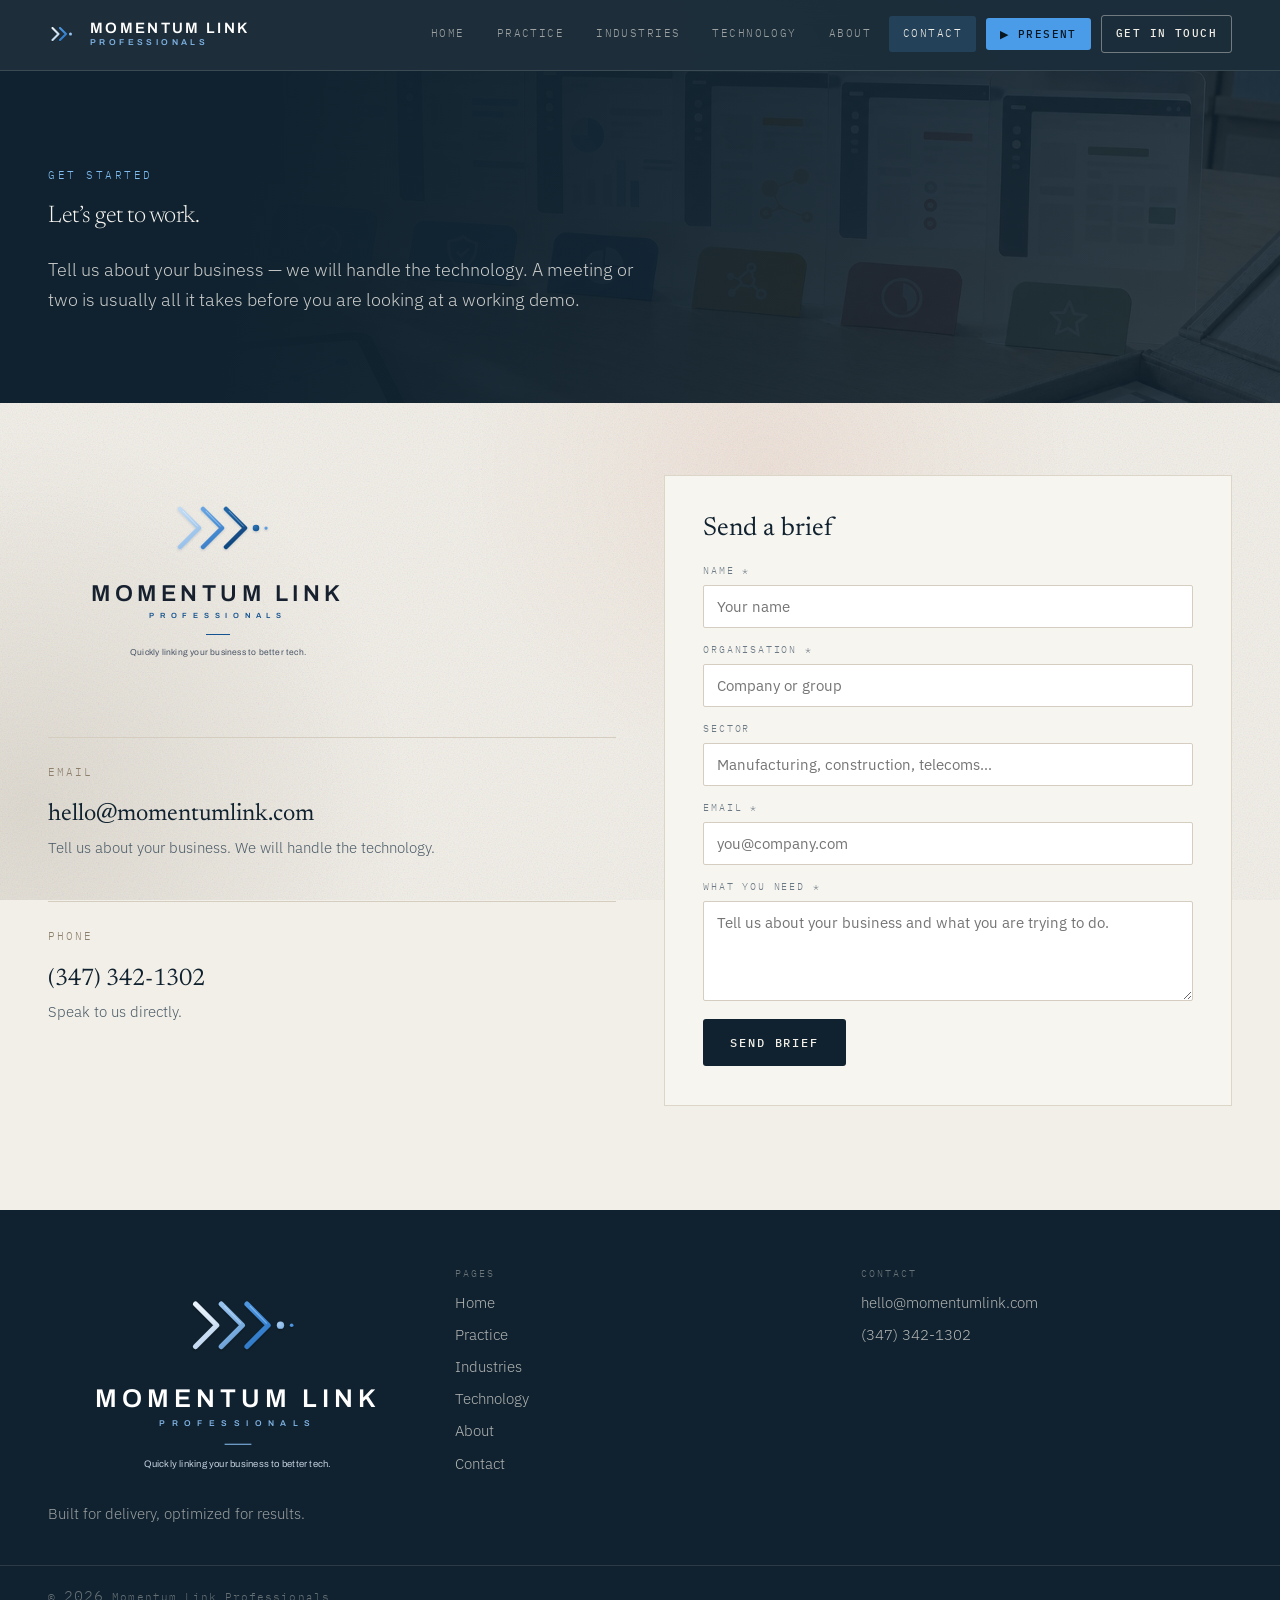
<file: site/contact.html>
<!DOCTYPE html>
<html lang="en" class="no-js" data-media-base="media/">
<head>
  <meta charset="utf-8">
  <meta name="viewport" content="width=device-width, initial-scale=1">
  <title>Contact Us — Start With a Working Demo | Momentum Link</title>
  <meta name="description" content="Tell us about your business and we will handle the technology. Reach Momentum Link Professionals by email or phone, or send a brief.">
  <meta name="theme-color" content="#10222F">
  <link rel="canonical" href="https://mtlbook8-stack.github.io/MOMENTUM-LINK-NEW/contact.html">

  <meta property="og:type" content="website">
  <meta property="og:site_name" content="Momentum Link Professionals">
  <meta property="og:title" content="Contact Us — Start With a Working Demo | Momentum Link">
  <meta property="og:description" content="Tell us about your business and we will handle the technology. Reach Momentum Link Professionals by email or phone, or send a brief.">
  <meta property="og:image" content="https://mtlbook8-stack.github.io/MOMENTUM-LINK-NEW/media/31-technology-complexity-to-clarity.jpg">
  <meta property="og:url" content="https://mtlbook8-stack.github.io/MOMENTUM-LINK-NEW/contact.html">
  <meta name="twitter:card" content="summary_large_image">

  <link rel="icon" href="favicon.svg" type="image/svg+xml">
  <link rel="apple-touch-icon" href="favicon.svg">

  <link rel="preconnect" href="https://fonts.googleapis.com">
  <link rel="preconnect" href="https://fonts.gstatic.com" crossorigin>
  <link href="https://fonts.googleapis.com/css2?family=Newsreader:ital,opsz,wght@0,6..72,300;0,6..72,400;0,6..72,500;1,6..72,300&amp;family=IBM+Plex+Sans:wght@300;400;500;600&amp;family=IBM+Plex+Mono:wght@400;500&amp;family=Archivo:wght@600&amp;display=swap" rel="stylesheet">
  <link rel="stylesheet" href="assets/css/site.css?v=83fd2c50">
  <script type="application/ld+json">{"@context":"https://schema.org","@graph":[{"@type":"ProfessionalService","@id":"https://mtlbook8-stack.github.io/MOMENTUM-LINK-NEW/#organization","name":"Momentum Link Professionals","alternateName":"Momentum Link","url":"https://mtlbook8-stack.github.io/MOMENTUM-LINK-NEW/","slogan":"Quickly linking your business to better tech.","description":"We build, migrate, and deliver modern software solutions — custom software builds, system migrations and smart agents that handle real work.","email":"hello@momentumlink.com","telephone":"(347) 342-1302","logo":{"@type":"ImageObject","url":"https://mtlbook8-stack.github.io/MOMENTUM-LINK-NEW/assets/logo/momentum-link-dark-stacked.svg"},"image":"https://mtlbook8-stack.github.io/MOMENTUM-LINK-NEW/media/31-technology-complexity-to-clarity.jpg","sameAs":["https://www.momentumlinkpro.com/"],"knowsAbout":["Custom software development","System migration","Software agents and automation","CI/CD delivery","API integration","Cloud-native systems","Data engineering"],"areaServed":[{"@type":"Industry","name":"Manufacturing and Logistics"},{"@type":"Industry","name":"Construction"},{"@type":"Industry","name":"Wholesale Distribution"},{"@type":"Industry","name":"Property Management"},{"@type":"Industry","name":"Retail and Ecommerce"},{"@type":"Industry","name":"Telecommunications"}],"hasOfferCatalog":{"@type":"OfferCatalog","name":"What we do","itemListElement":[{"@type":"Offer","itemOffered":{"@type":"Service","name":"Custom Software Builds","description":"Software built around your business — bespoke where that is what it takes, proven packages and libraries where they already do the job better."}},{"@type":"Offer","itemOffered":{"@type":"Service","name":"System Migrations","description":"We bridge the gap between outdated systems and modern technology — handling the entire transition end to end."}},{"@type":"Offer","itemOffered":{"@type":"Service","name":"Smart Agents","description":"Working agents that handle real tasks — automation that finishes the job and frees up your team."}},{"@type":"Offer","itemOffered":{"@type":"Service","name":"Tech Research and Strategy","description":"We constantly research the latest technology so you always get the best option — not just an option."}},{"@type":"Offer","itemOffered":{"@type":"Service","name":"Optimization and Tuning","description":"We optimize every solution to fit your specific use case — performance, cost, and workflow all dialled in."}},{"@type":"Offer","itemOffered":{"@type":"Service","name":"Full Delivery","description":"From planning to launch to support — we handle the whole journey. You just use what we build."}}]}},{"@type":"WebSite","@id":"https://mtlbook8-stack.github.io/MOMENTUM-LINK-NEW/#website","url":"https://mtlbook8-stack.github.io/MOMENTUM-LINK-NEW/","name":"Momentum Link Professionals","publisher":{"@id":"https://mtlbook8-stack.github.io/MOMENTUM-LINK-NEW/#organization"},"inLanguage":"en"},{"@type":"WebPage","@id":"https://mtlbook8-stack.github.io/MOMENTUM-LINK-NEW/contact.html#webpage","url":"https://mtlbook8-stack.github.io/MOMENTUM-LINK-NEW/contact.html","name":"Contact Us — Start With a Working Demo | Momentum Link","description":"Tell us about your business and we will handle the technology. Reach Momentum Link Professionals by email or phone, or send a brief.","isPartOf":{"@id":"https://mtlbook8-stack.github.io/MOMENTUM-LINK-NEW/#website"},"about":{"@id":"https://mtlbook8-stack.github.io/MOMENTUM-LINK-NEW/#organization"},"inLanguage":"en","breadcrumb":{"@id":"https://mtlbook8-stack.github.io/MOMENTUM-LINK-NEW/contact.html#breadcrumb"}},{"@type":"BreadcrumbList","@id":"https://mtlbook8-stack.github.io/MOMENTUM-LINK-NEW/contact.html#breadcrumb","itemListElement":[{"@type":"ListItem","position":1,"name":"Home","item":"https://mtlbook8-stack.github.io/MOMENTUM-LINK-NEW/"},{"@type":"ListItem","position":2,"name":"Contact","item":"https://mtlbook8-stack.github.io/MOMENTUM-LINK-NEW/contact.html"}]}]}</script>

  <script>document.documentElement.className = document.documentElement.className.replace("no-js", "js");</script>
</head>
<body data-page="contact">
  <a class="skip-link" href="#main">Skip to content</a>

  <header class="site-header">
    <div class="site-header__inner">
      <a class="brand" href="index.html" aria-label="Momentum Link Professionals — home">
        <span class="brand__mark" aria-hidden="true"><svg width="120" height="120" viewBox="0 0 120 120" xmlns="http://www.w3.org/2000/svg"><title>Momentum Link mark</title>
<defs>
  <linearGradient id="mk-g1" x1="0" y1="0" x2="0.35" y2="1"><stop offset="0" stop-color="#EAF2FB"></stop><stop offset="0.6" stop-color="#D3E4F6"></stop><stop offset="1" stop-color="#C1D8F0"></stop></linearGradient>
  <linearGradient id="mk-g2" x1="0" y1="0" x2="0.35" y2="1"><stop offset="0" stop-color="#97C3EE"></stop><stop offset="0.6" stop-color="#7FB2E4"></stop><stop offset="1" stop-color="#6DA1D6"></stop></linearGradient>
  <linearGradient id="mk-g3" x1="0" y1="0" x2="0.35" y2="1"><stop offset="0" stop-color="#4E96E0"></stop><stop offset="0.6" stop-color="#3B87D6"></stop><stop offset="1" stop-color="#3078C4"></stop></linearGradient>
  <radialGradient id="mk-d1" cx="0.32" cy="0.28" r="0.85"><stop offset="0" stop-color="#A8CCF1"></stop><stop offset="1" stop-color="#7FB2E4"></stop></radialGradient>
  <radialGradient id="mk-d2" cx="0.32" cy="0.28" r="0.85"><stop offset="0" stop-color="#5C9CE0"></stop><stop offset="1" stop-color="#3B87D6"></stop></radialGradient>
  <filter id="mk-sh" x="-25%" y="-25%" width="150%" height="150%"><feDropShadow dx="0" dy="2" stdDeviation="2" flood-color="#000000" flood-opacity="0.35"></feDropShadow></filter>
</defs>
<g transform="translate(52, 60)" filter="url(#mk-sh)">
  <path d="M -34,-24 L -10,0 L -34,24" fill="none" stroke="url(#mk-g1)" stroke-width="8" stroke-linecap="round" stroke-linejoin="round"></path>
  <path d="M -4,-24 L 20,0 L -4,24" fill="none" stroke="url(#mk-g3)" stroke-width="8" stroke-linecap="round" stroke-linejoin="round"></path>
  <circle cx="38" cy="0" r="6" fill="url(#mk-d1)"></circle>
</g>
</svg></span>
        <span class="brand__text">
          <span class="brand__name">MOMENTUM LINK</span>
          <span class="brand__tag">PROFESSIONALS</span>
        </span>
      </a>

      <button class="nav-toggle" type="button" data-nav-toggle aria-expanded="false" aria-controls="site-nav" aria-label="Menu">
        <span aria-hidden="true"></span>
      </button>

      <nav class="nav" id="site-nav" aria-label="Primary">
          <a class="nav__link" href="index.html">Home</a>
          <a class="nav__link" href="practice.html">Practice</a>
          <a class="nav__link" href="industries.html">Industries</a>
          <a class="nav__link" href="technology.html">Technology</a>
          <a class="nav__link" href="about.html">About</a>
          <a class="nav__link" href="contact.html" aria-current="page">Contact</a>
        <button class="nav__present" type="button" data-open-pres hidden>&#9654; Present</button>
        <a class="nav__cta" href="contact.html" data-open-contact>Get in touch</a>
      </nav>
    </div>
    <div class="progress" data-progress aria-hidden="true"></div>
  </header>

  <main id="main">
    <section class="band band--contact contact-hero">
      <picture><source type="image/webp" srcset="media/06-practice-long-term-technology-care-768.webp 768w, media/06-practice-long-term-technology-care.webp 1536w" sizes="100vw"><img class="band__bg" src="media/06-practice-long-term-technology-care.jpg" srcset="media/06-practice-long-term-technology-care-768.jpg 768w, media/06-practice-long-term-technology-care.jpg 1536w" sizes="100vw" alt="A long-term technology relationship" width="1536" height="1024" loading="eager" fetchpriority="high" decoding="async"></picture>
      <div class="band__veil" aria-hidden="true"></div>
      <div class="band__inner shell">
        <p class="eyebrow eyebrow--blue">Get started</p>
        <h1 class="display">Let&#8217;s get to work.</h1>
        <p class="lede">Tell us about your business — we will handle the technology. A meeting or two is usually all it takes before you are looking at a working demo.</p>
      </div>
    </section>

    <section class="contact-grid shell">
      <div class="contact-list">
        <span class="logo-block logo-block--left"><svg width="680" height="408" viewBox="0 0 680 408" xmlns="http://www.w3.org/2000/svg"><title>Momentum Link Professionals</title>
<defs>
  <linearGradient id="ls-g1" x1="0" y1="0" x2="0.35" y2="1"><stop offset="0" stop-color="#C2DBF4"></stop><stop offset="0.6" stop-color="#A9CBEE"></stop><stop offset="1" stop-color="#95BFEA"></stop></linearGradient>
  <linearGradient id="ls-g2" x1="0" y1="0" x2="0.35" y2="1"><stop offset="0" stop-color="#68A4E2"></stop><stop offset="0.6" stop-color="#4A8FD8"></stop><stop offset="1" stop-color="#3B7EC6"></stop></linearGradient>
  <linearGradient id="ls-g3" x1="0" y1="0" x2="0.35" y2="1"><stop offset="0" stop-color="#2166A6"></stop><stop offset="0.6" stop-color="#14538F"></stop><stop offset="1" stop-color="#10457A"></stop></linearGradient>
  <radialGradient id="ls-d1" cx="0.32" cy="0.28" r="0.85"><stop offset="0" stop-color="#2D74B6"></stop><stop offset="1" stop-color="#14538F"></stop></radialGradient>
  <radialGradient id="ls-d2" cx="0.32" cy="0.28" r="0.85"><stop offset="0" stop-color="#6AA5E3"></stop><stop offset="1" stop-color="#4A8FD8"></stop></radialGradient>
  <filter id="ls-sh" x="-25%" y="-25%" width="150%" height="150%"><feDropShadow dx="0" dy="2" stdDeviation="2" flood-color="#0C3A66" flood-opacity="0.18"></feDropShadow></filter>
</defs>
<g transform="translate(340, 106)" filter="url(#ls-sh)">
  <path d="M -76,-38 L -38,0 L -76,38" fill="none" stroke="url(#ls-g1)" stroke-width="9" stroke-linecap="round" stroke-linejoin="round"></path>
  <path d="M -30,-38 L 8,0 L -30,38" fill="none" stroke="url(#ls-g2)" stroke-width="9" stroke-linecap="round" stroke-linejoin="round"></path>
  <path d="M 16,-38 L 54,0 L 16,38" fill="none" stroke="url(#ls-g3)" stroke-width="9" stroke-linecap="round" stroke-linejoin="round"></path>
  <circle cx="76" cy="0" r="6.5" fill="url(#ls-d1)"></circle>
  <circle cx="96" cy="0" r="3.25" fill="url(#ls-d2)"></circle>
  <g stroke="#FFFFFF" stroke-opacity="0.42" stroke-width="2" fill="none" stroke-linecap="round" transform="translate(0, -1.6)">
    <path d="M -70,-32 L -41,-2"></path><path d="M -24,-32 L 5,-2"></path><path d="M 22,-32 L 51,-2"></path>
  </g>
</g>
<text x="340" y="252" text-anchor="middle" font-family="Archivo, Helvetica, Arial, sans-serif" font-size="46" font-weight="600" fill="#16202E" letter-spacing="9">MOMENTUM LINK</text>
<text x="340" y="286" text-anchor="middle" font-family="Archivo, Helvetica, Arial, sans-serif" font-size="15" font-weight="600" fill="#14538F" letter-spacing="11.5">PROFESSIONALS</text>
<rect x="316" y="318" width="48" height="2" fill="#14538F"></rect>
<text x="340" y="360" text-anchor="middle" font-family="Archivo, Helvetica, Arial, sans-serif" font-size="17" font-weight="400" fill="#4A5567" letter-spacing="0.4">Quickly linking your business to better tech.</text>
</svg></span>
          <div class="contact-item">
            <p class="contact-item__label">Email</p>
            <a class="contact-item__value" href="mailto:hello@momentumlink.com">hello@momentumlink.com</a>
            <p class="contact-item__note">Tell us about your business. We will handle the technology.</p>
          </div>
          <div class="contact-item">
            <p class="contact-item__label">Phone</p>
            <a class="contact-item__value" href="tel:+13473421302">(347) 342-1302</a>
            <p class="contact-item__note">Speak to us directly.</p>
          </div>
      </div>


      <form class="form-card" data-contact-form data-endpoint="https://api.web3forms.com/submit" data-mailto="hello@momentumlink.com"
            action="mailto:hello@momentumlink.com" method="post" enctype="text/plain" novalidate>
        <h2 class="form-card__title">Send a brief</h2>
          <input type="hidden" name="access_key" value="9cf20289-3ef2-48a5-9e5a-fce82434f151">
          <input type="hidden" name="subject" value="New brief from momentumlink.com">
          <input type="hidden" name="from_name" value="Momentum Link website">
          <input type="checkbox" name="botcheck" class="visually-hidden" tabindex="-1" autocomplete="off">
        <div class="form-fields">
            <div class="field">
              <label class="field__label" for="c-name">Name *</label>
              <input type="text" id="c-name" name="name" placeholder="Your name"
                     autocomplete="name" required>
              <p class="field__error" aria-live="polite"></p>
            </div>
            <div class="field">
              <label class="field__label" for="c-organisation">Organisation *</label>
              <input type="text" id="c-organisation" name="organisation" placeholder="Company or group"
                     autocomplete="organization" required>
              <p class="field__error" aria-live="polite"></p>
            </div>
            <div class="field">
              <label class="field__label" for="c-sector">Sector</label>
              <input type="text" id="c-sector" name="sector" placeholder="Manufacturing, construction, telecoms…"
                     autocomplete="off">
              <p class="field__error" aria-live="polite"></p>
            </div>
            <div class="field">
              <label class="field__label" for="c-email">Email *</label>
              <input type="email" id="c-email" name="email" placeholder="you@company.com"
                     autocomplete="email" required>
              <p class="field__error" aria-live="polite"></p>
            </div>
          <div class="field">
            <label class="field__label" for="c-message">What you need *</label>
            <textarea id="c-message" name="message" rows="4"
                      placeholder="Tell us about your business and what you are trying to do." required></textarea>
            <p class="field__error" aria-live="polite"></p>
          </div>
        </div>
        <button class="btn btn--dark" type="submit">Send brief</button>
        <p class="form-status" data-form-status role="status" aria-live="polite"></p>
      </form>
    </section>
  </main>

  <footer class="site-footer">
    <div class="site-footer__grid">
      <div class="site-footer__col">
        <span class="site-footer__logo"><svg width="680" height="408" viewBox="0 0 680 408" xmlns="http://www.w3.org/2000/svg"><title>Momentum Link Professionals</title>
<defs>
  <linearGradient id="st-g1" x1="0" y1="0" x2="0.35" y2="1"><stop offset="0" stop-color="#EAF2FB"></stop><stop offset="0.6" stop-color="#D3E4F6"></stop><stop offset="1" stop-color="#C1D8F0"></stop></linearGradient>
  <linearGradient id="st-g2" x1="0" y1="0" x2="0.35" y2="1"><stop offset="0" stop-color="#97C3EE"></stop><stop offset="0.6" stop-color="#7FB2E4"></stop><stop offset="1" stop-color="#6DA1D6"></stop></linearGradient>
  <linearGradient id="st-g3" x1="0" y1="0" x2="0.35" y2="1"><stop offset="0" stop-color="#4E96E0"></stop><stop offset="0.6" stop-color="#3B87D6"></stop><stop offset="1" stop-color="#3078C4"></stop></linearGradient>
  <radialGradient id="st-d1" cx="0.32" cy="0.28" r="0.85"><stop offset="0" stop-color="#A8CCF1"></stop><stop offset="1" stop-color="#7FB2E4"></stop></radialGradient>
  <radialGradient id="st-d2" cx="0.32" cy="0.28" r="0.85"><stop offset="0" stop-color="#5C9CE0"></stop><stop offset="1" stop-color="#3B87D6"></stop></radialGradient>
  <filter id="st-sh" x="-25%" y="-25%" width="150%" height="150%"><feDropShadow dx="0" dy="2" stdDeviation="2" flood-color="#000000" flood-opacity="0.35"></feDropShadow></filter>
</defs>
<g transform="translate(340, 106)" filter="url(#st-sh)">
  <path d="M -76,-38 L -38,0 L -76,38" fill="none" stroke="url(#st-g1)" stroke-width="9" stroke-linecap="round" stroke-linejoin="round"></path>
  <path d="M -30,-38 L 8,0 L -30,38" fill="none" stroke="url(#st-g2)" stroke-width="9" stroke-linecap="round" stroke-linejoin="round"></path>
  <path d="M 16,-38 L 54,0 L 16,38" fill="none" stroke="url(#st-g3)" stroke-width="9" stroke-linecap="round" stroke-linejoin="round"></path>
  <circle cx="76" cy="0" r="6.5" fill="url(#st-d1)"></circle>
  <circle cx="96" cy="0" r="3.25" fill="url(#st-d2)"></circle>
  <g stroke="#FFFFFF" stroke-opacity="0.32" stroke-width="2" fill="none" stroke-linecap="round" transform="translate(0, -1.6)">
    <path d="M -70,-32 L -41,-2"></path><path d="M -24,-32 L 5,-2"></path><path d="M 22,-32 L 51,-2"></path>
  </g>
</g>
<text x="340" y="252" text-anchor="middle" font-family="Archivo, Helvetica, Arial, sans-serif" font-size="46" font-weight="600" fill="#FFFFFF" letter-spacing="9">MOMENTUM LINK</text>
<text x="340" y="286" text-anchor="middle" font-family="Archivo, Helvetica, Arial, sans-serif" font-size="15" font-weight="600" fill="#7FB2E4" letter-spacing="11.5">PROFESSIONALS</text>
<rect x="316" y="318" width="48" height="2" fill="#7FB2E4"></rect>
<text x="340" y="360" text-anchor="middle" font-family="Archivo, Helvetica, Arial, sans-serif" font-size="17" font-weight="400" fill="#C3CEDC" letter-spacing="0.4">Quickly linking your business to better tech.</text>
</svg></span>
        <span class="site-footer__blurb">Built for delivery, optimized for results.</span>
      </div>
      <div class="site-footer__col">
        <span class="site-footer__head">Pages</span>
        <a href="index.html">Home</a>
        <a href="practice.html">Practice</a>
        <a href="industries.html">Industries</a>
        <a href="technology.html">Technology</a>
        <a href="about.html">About</a>
        <a href="contact.html">Contact</a>
      </div>
      <div class="site-footer__col">
        <span class="site-footer__head">Contact</span>
        <a href="mailto:hello@momentumlink.com">hello@momentumlink.com</a>
        <a href="tel:+13473421302">(347) 342-1302</a>
      </div>
    </div>
    <div class="site-footer__meta">
      <div>&copy; <span data-year>2026</span> Momentum Link Professionals</div>
    </div>
  </footer>


  <div class="modal" data-contact-modal hidden role="dialog" aria-modal="true" aria-labelledby="modal-title">
    <div class="modal__scrim" data-modal-close></div>
    <div class="modal__panel">
      <button class="modal__close" type="button" data-modal-close aria-label="Close">&#10005;</button>
      <div class="modal__media"><picture><source type="image/webp" srcset="media/43-process-meeting-768.webp 768w, media/43-process-meeting.webp 1536w" sizes="(max-width: 900px) 100vw, 420px"><img src="media/43-process-meeting.jpg" srcset="media/43-process-meeting-768.jpg 768w, media/43-process-meeting.jpg 1536w" sizes="(max-width: 900px) 100vw, 420px" alt="A meeting to establish what the project needs" width="1536" height="864" loading="lazy" decoding="async"></picture></div>
      <div class="modal__body">
        <p class="eyebrow">Get in touch</p>
        <h2 class="modal__title" id="modal-title">Let&#8217;s get to work.</h2>
        <p class="modal__text">Tell us about your business — we will handle the technology. A meeting or two is usually all it takes before you are looking at a working demo.</p>
        <p class="modal__direct">
          <a href="mailto:hello@momentumlink.com">hello@momentumlink.com</a>
          <a href="tel:+13473421302">(347) 342-1302</a>
        </p>
        
      <form class="form-card" data-contact-form data-endpoint="https://api.web3forms.com/submit" data-mailto="hello@momentumlink.com"
            action="mailto:hello@momentumlink.com" method="post" enctype="text/plain" novalidate>
        <h2 class="form-card__title">Send a brief</h2>
          <input type="hidden" name="access_key" value="9cf20289-3ef2-48a5-9e5a-fce82434f151">
          <input type="hidden" name="subject" value="New brief from momentumlink.com">
          <input type="hidden" name="from_name" value="Momentum Link website">
          <input type="checkbox" name="botcheck" class="visually-hidden" tabindex="-1" autocomplete="off">
        <div class="form-fields">
            <div class="field">
              <label class="field__label" for="m-name">Name *</label>
              <input type="text" id="m-name" name="name" placeholder="Your name"
                     autocomplete="name" required>
              <p class="field__error" aria-live="polite"></p>
            </div>
            <div class="field">
              <label class="field__label" for="m-email">Email *</label>
              <input type="email" id="m-email" name="email" placeholder="you@company.com"
                     autocomplete="email" required>
              <p class="field__error" aria-live="polite"></p>
            </div>
          <div class="field">
            <label class="field__label" for="m-message">What you need *</label>
            <textarea id="m-message" name="message" rows="3"
                      placeholder="Tell us about your business and what you are trying to do." required></textarea>
            <p class="field__error" aria-live="polite"></p>
          </div>
        </div>
        <button class="btn btn--dark" type="submit">Send brief</button>
        <p class="form-status" data-form-status role="status" aria-live="polite"></p>
      </form>
      </div>
    </div>
  </div>

  <script src="assets/js/site.js?v=43f302ec" defer></script>
</body>
</html>
</file>
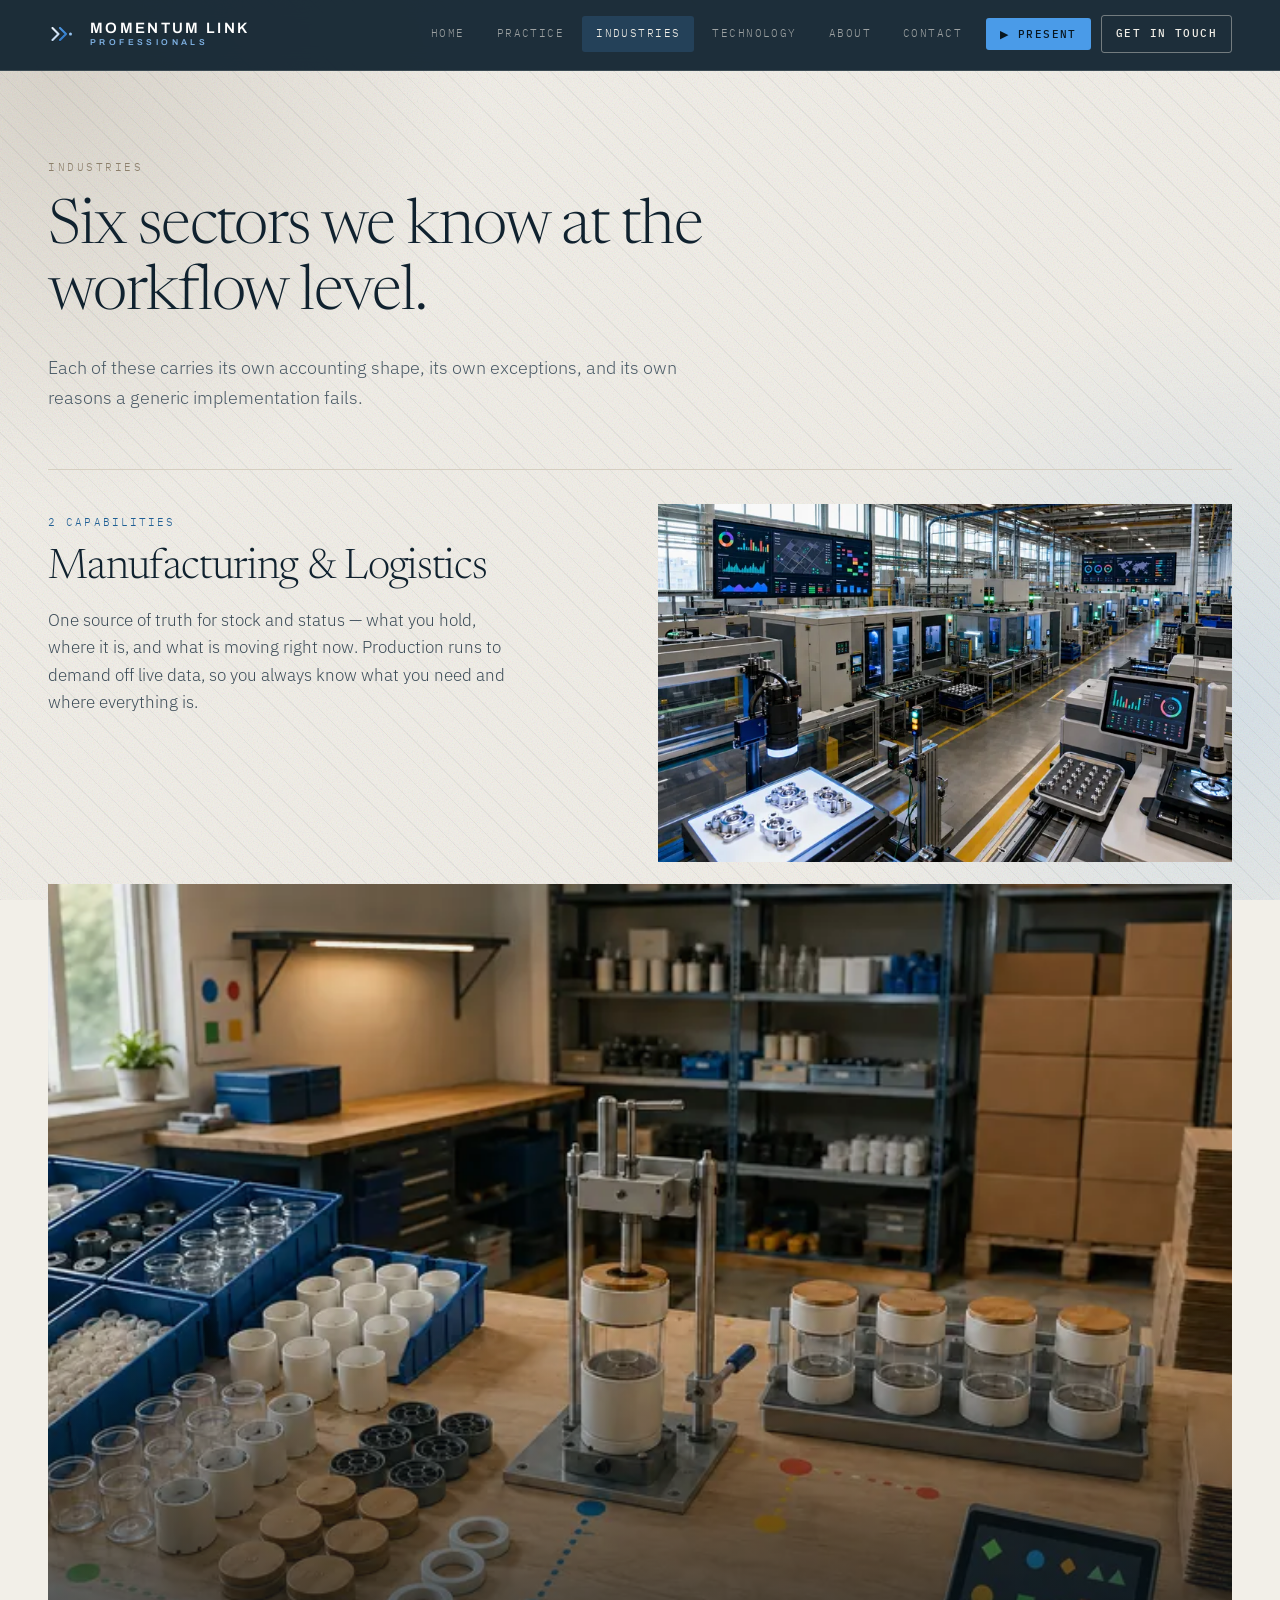
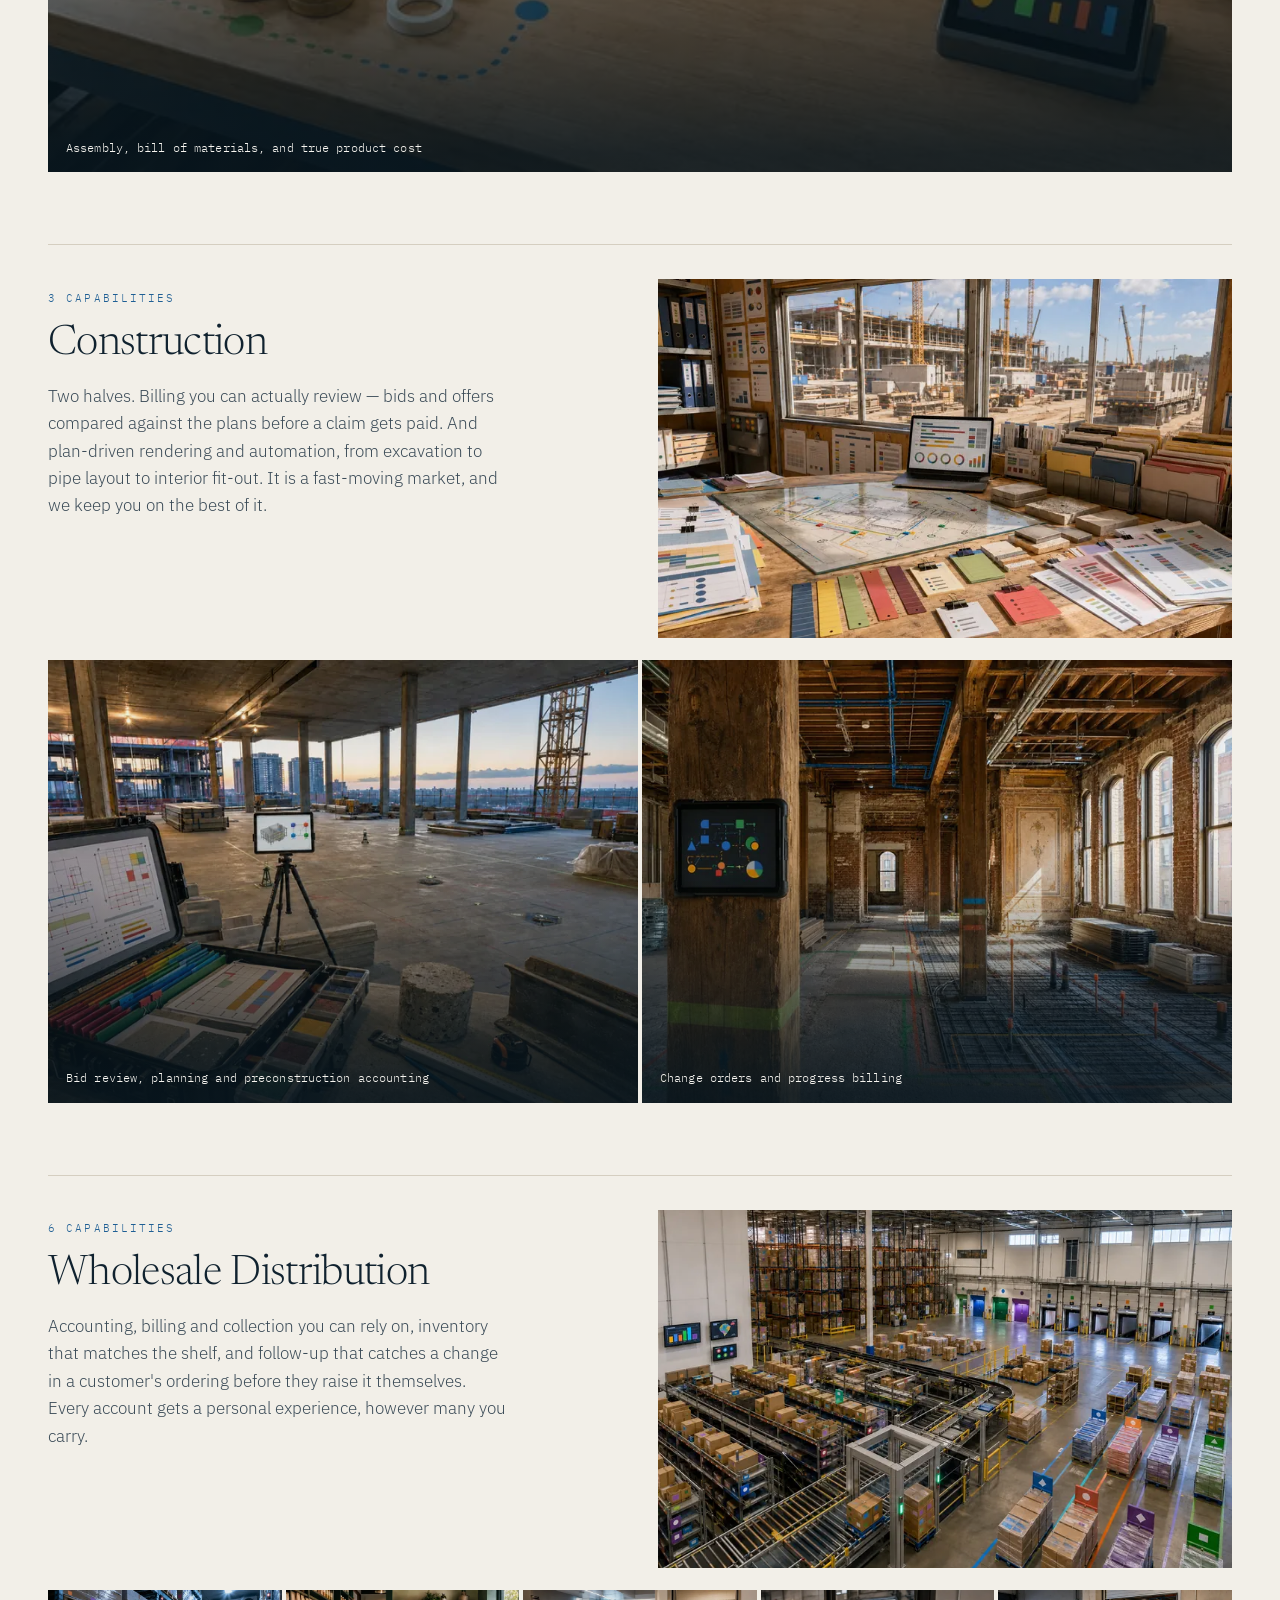
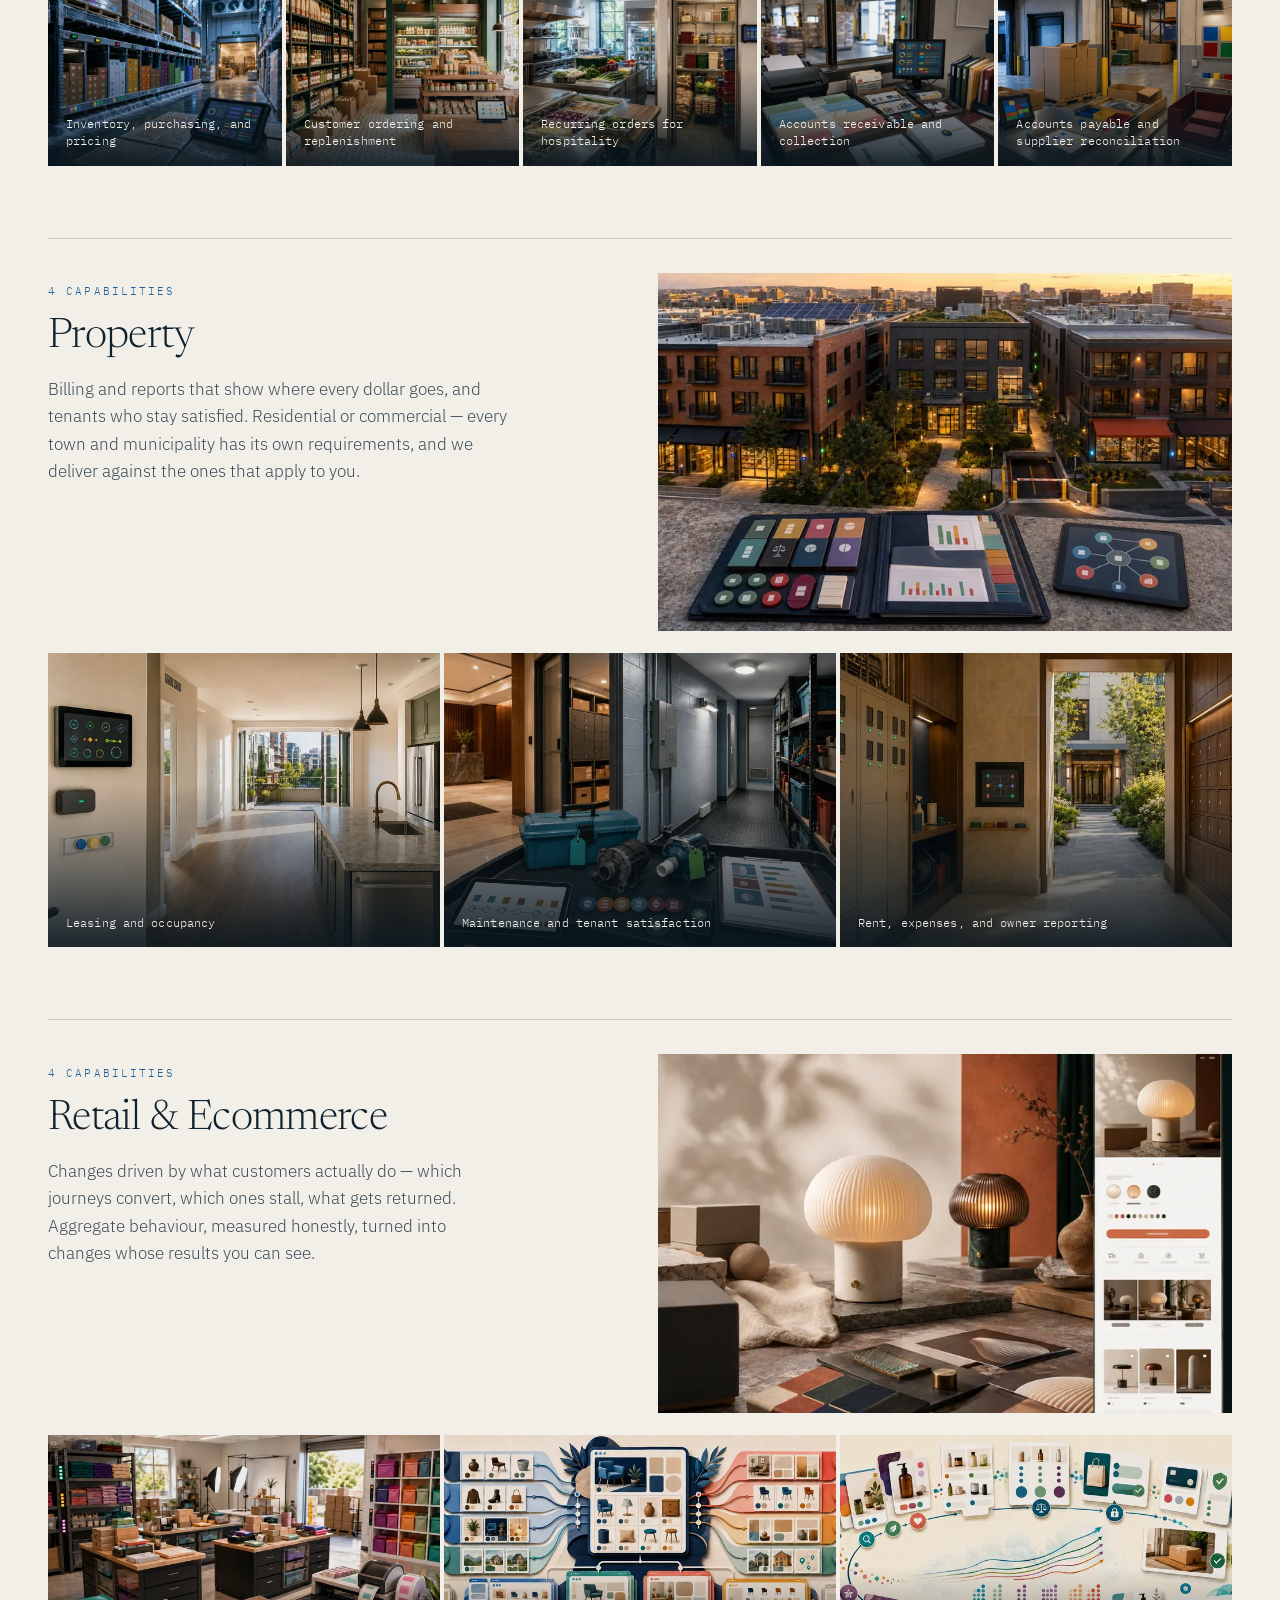
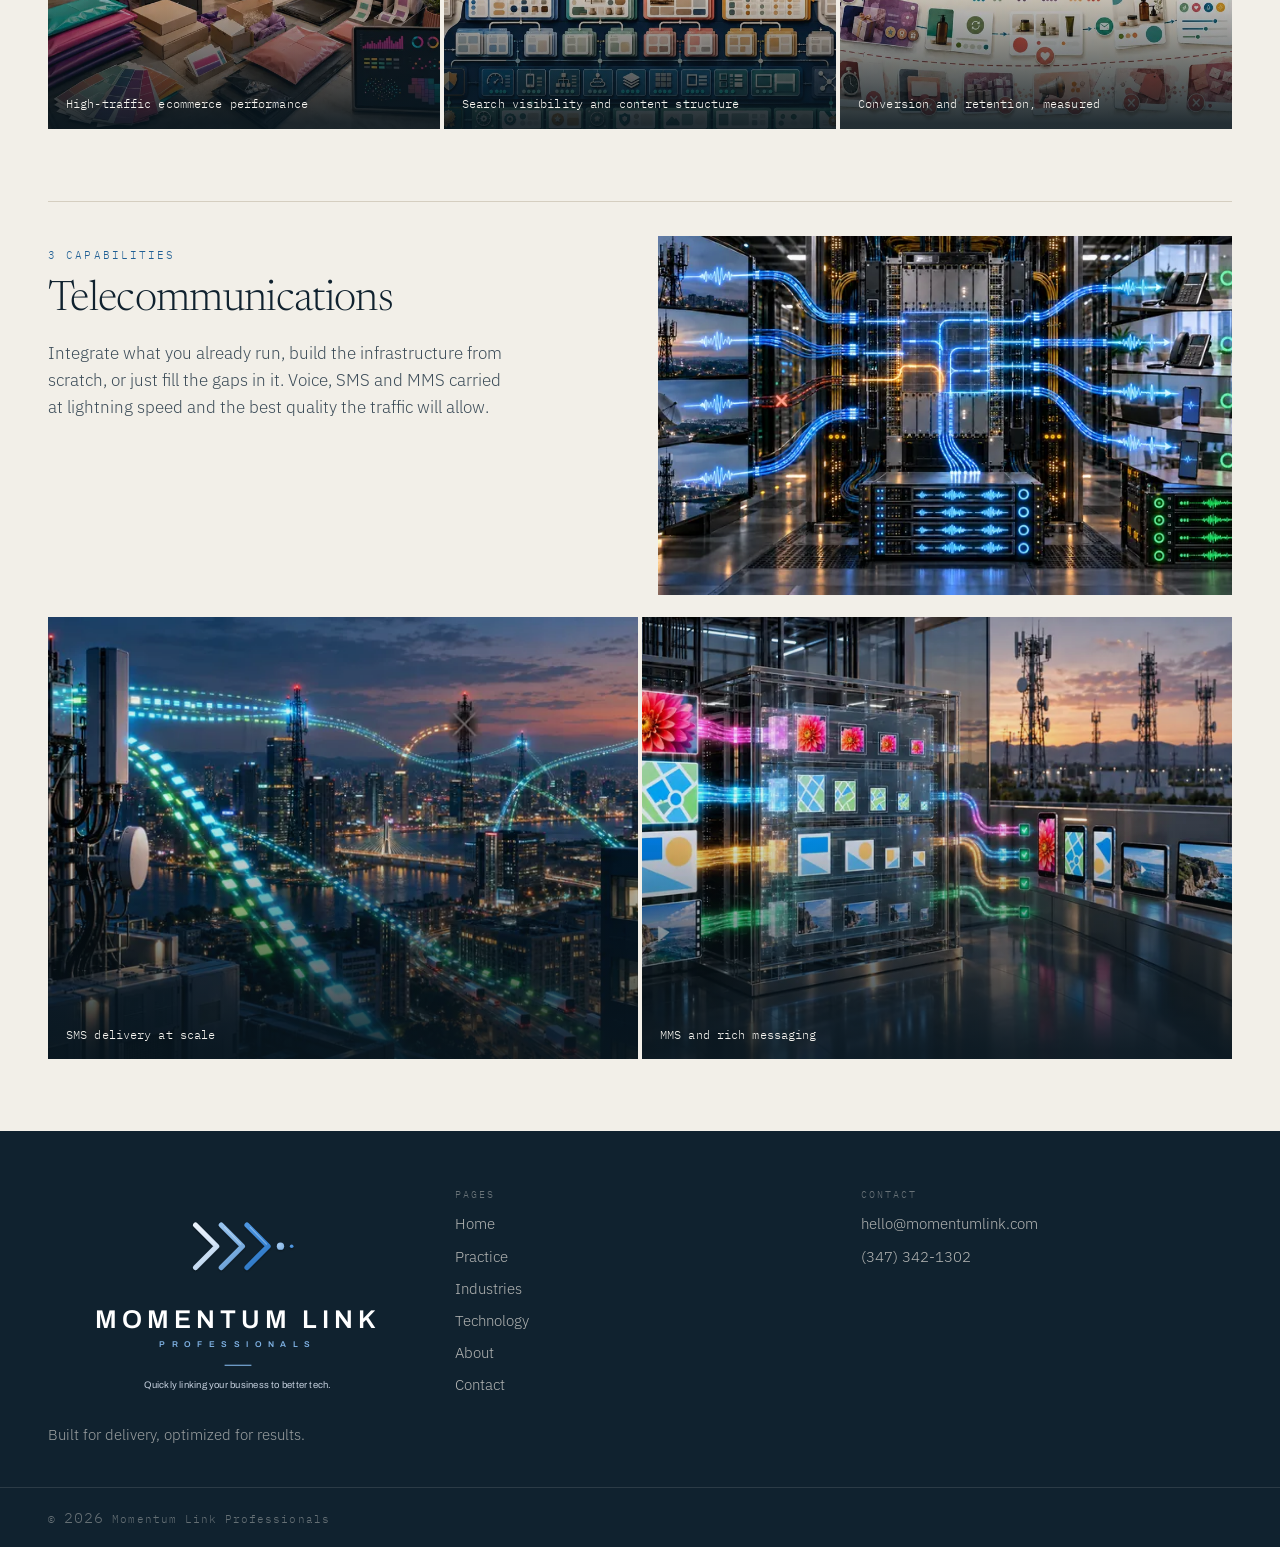
<file: site/industries.html>
<!DOCTYPE html>
<html lang="en" class="no-js" data-media-base="media/">
<head>
  <meta charset="utf-8">
  <meta name="viewport" content="width=device-width, initial-scale=1">
  <title>Industry Software: Manufacturing to Telecom | Momentum Link</title>
  <meta name="description" content="Software for manufacturing and logistics, construction, wholesale distribution, property, retail and telecommunications — six sectors known at the workflow level.">
  <meta name="theme-color" content="#10222F">
  <link rel="canonical" href="https://mtlbook8-stack.github.io/MOMENTUM-LINK-NEW/industries.html">

  <meta property="og:type" content="website">
  <meta property="og:site_name" content="Momentum Link Professionals">
  <meta property="og:title" content="Industry Software: Manufacturing to Telecom | Momentum Link">
  <meta property="og:description" content="Software for manufacturing and logistics, construction, wholesale distribution, property, retail and telecommunications — six sectors known at the workflow level.">
  <meta property="og:image" content="https://mtlbook8-stack.github.io/MOMENTUM-LINK-NEW/media/31-technology-complexity-to-clarity.jpg">
  <meta property="og:url" content="https://mtlbook8-stack.github.io/MOMENTUM-LINK-NEW/industries.html">
  <meta name="twitter:card" content="summary_large_image">

  <link rel="icon" href="favicon.svg" type="image/svg+xml">
  <link rel="apple-touch-icon" href="favicon.svg">

  <link rel="preconnect" href="https://fonts.googleapis.com">
  <link rel="preconnect" href="https://fonts.gstatic.com" crossorigin>
  <link href="https://fonts.googleapis.com/css2?family=Newsreader:ital,opsz,wght@0,6..72,300;0,6..72,400;0,6..72,500;1,6..72,300&amp;family=IBM+Plex+Sans:wght@300;400;500;600&amp;family=IBM+Plex+Mono:wght@400;500&amp;family=Archivo:wght@600&amp;display=swap" rel="stylesheet">
  <link rel="stylesheet" href="assets/css/site.css?v=83fd2c50">
  <script type="application/ld+json">{"@context":"https://schema.org","@graph":[{"@type":"ProfessionalService","@id":"https://mtlbook8-stack.github.io/MOMENTUM-LINK-NEW/#organization","name":"Momentum Link Professionals","alternateName":"Momentum Link","url":"https://mtlbook8-stack.github.io/MOMENTUM-LINK-NEW/","slogan":"Quickly linking your business to better tech.","description":"We build, migrate, and deliver modern software solutions — custom software builds, system migrations and smart agents that handle real work.","email":"hello@momentumlink.com","telephone":"(347) 342-1302","logo":{"@type":"ImageObject","url":"https://mtlbook8-stack.github.io/MOMENTUM-LINK-NEW/assets/logo/momentum-link-dark-stacked.svg"},"image":"https://mtlbook8-stack.github.io/MOMENTUM-LINK-NEW/media/31-technology-complexity-to-clarity.jpg","sameAs":["https://www.momentumlinkpro.com/"],"knowsAbout":["Custom software development","System migration","Software agents and automation","CI/CD delivery","API integration","Cloud-native systems","Data engineering"],"areaServed":[{"@type":"Industry","name":"Manufacturing and Logistics"},{"@type":"Industry","name":"Construction"},{"@type":"Industry","name":"Wholesale Distribution"},{"@type":"Industry","name":"Property Management"},{"@type":"Industry","name":"Retail and Ecommerce"},{"@type":"Industry","name":"Telecommunications"}],"hasOfferCatalog":{"@type":"OfferCatalog","name":"What we do","itemListElement":[{"@type":"Offer","itemOffered":{"@type":"Service","name":"Custom Software Builds","description":"Software built around your business — bespoke where that is what it takes, proven packages and libraries where they already do the job better."}},{"@type":"Offer","itemOffered":{"@type":"Service","name":"System Migrations","description":"We bridge the gap between outdated systems and modern technology — handling the entire transition end to end."}},{"@type":"Offer","itemOffered":{"@type":"Service","name":"Smart Agents","description":"Working agents that handle real tasks — automation that finishes the job and frees up your team."}},{"@type":"Offer","itemOffered":{"@type":"Service","name":"Tech Research and Strategy","description":"We constantly research the latest technology so you always get the best option — not just an option."}},{"@type":"Offer","itemOffered":{"@type":"Service","name":"Optimization and Tuning","description":"We optimize every solution to fit your specific use case — performance, cost, and workflow all dialled in."}},{"@type":"Offer","itemOffered":{"@type":"Service","name":"Full Delivery","description":"From planning to launch to support — we handle the whole journey. You just use what we build."}}]}},{"@type":"WebSite","@id":"https://mtlbook8-stack.github.io/MOMENTUM-LINK-NEW/#website","url":"https://mtlbook8-stack.github.io/MOMENTUM-LINK-NEW/","name":"Momentum Link Professionals","publisher":{"@id":"https://mtlbook8-stack.github.io/MOMENTUM-LINK-NEW/#organization"},"inLanguage":"en"},{"@type":"WebPage","@id":"https://mtlbook8-stack.github.io/MOMENTUM-LINK-NEW/industries.html#webpage","url":"https://mtlbook8-stack.github.io/MOMENTUM-LINK-NEW/industries.html","name":"Industry Software: Manufacturing to Telecom | Momentum Link","description":"Software for manufacturing and logistics, construction, wholesale distribution, property, retail and telecommunications — six sectors known at the workflow level.","isPartOf":{"@id":"https://mtlbook8-stack.github.io/MOMENTUM-LINK-NEW/#website"},"about":{"@id":"https://mtlbook8-stack.github.io/MOMENTUM-LINK-NEW/#organization"},"inLanguage":"en","breadcrumb":{"@id":"https://mtlbook8-stack.github.io/MOMENTUM-LINK-NEW/industries.html#breadcrumb"}},{"@type":"BreadcrumbList","@id":"https://mtlbook8-stack.github.io/MOMENTUM-LINK-NEW/industries.html#breadcrumb","itemListElement":[{"@type":"ListItem","position":1,"name":"Home","item":"https://mtlbook8-stack.github.io/MOMENTUM-LINK-NEW/"},{"@type":"ListItem","position":2,"name":"Industries","item":"https://mtlbook8-stack.github.io/MOMENTUM-LINK-NEW/industries.html"}]}]}</script>

  <script>document.documentElement.className = document.documentElement.className.replace("no-js", "js");</script>
</head>
<body data-page="industries">
  <a class="skip-link" href="#main">Skip to content</a>

  <header class="site-header">
    <div class="site-header__inner">
      <a class="brand" href="index.html" aria-label="Momentum Link Professionals — home">
        <span class="brand__mark" aria-hidden="true"><svg width="120" height="120" viewBox="0 0 120 120" xmlns="http://www.w3.org/2000/svg"><title>Momentum Link mark</title>
<defs>
  <linearGradient id="mk-g1" x1="0" y1="0" x2="0.35" y2="1"><stop offset="0" stop-color="#EAF2FB"></stop><stop offset="0.6" stop-color="#D3E4F6"></stop><stop offset="1" stop-color="#C1D8F0"></stop></linearGradient>
  <linearGradient id="mk-g2" x1="0" y1="0" x2="0.35" y2="1"><stop offset="0" stop-color="#97C3EE"></stop><stop offset="0.6" stop-color="#7FB2E4"></stop><stop offset="1" stop-color="#6DA1D6"></stop></linearGradient>
  <linearGradient id="mk-g3" x1="0" y1="0" x2="0.35" y2="1"><stop offset="0" stop-color="#4E96E0"></stop><stop offset="0.6" stop-color="#3B87D6"></stop><stop offset="1" stop-color="#3078C4"></stop></linearGradient>
  <radialGradient id="mk-d1" cx="0.32" cy="0.28" r="0.85"><stop offset="0" stop-color="#A8CCF1"></stop><stop offset="1" stop-color="#7FB2E4"></stop></radialGradient>
  <radialGradient id="mk-d2" cx="0.32" cy="0.28" r="0.85"><stop offset="0" stop-color="#5C9CE0"></stop><stop offset="1" stop-color="#3B87D6"></stop></radialGradient>
  <filter id="mk-sh" x="-25%" y="-25%" width="150%" height="150%"><feDropShadow dx="0" dy="2" stdDeviation="2" flood-color="#000000" flood-opacity="0.35"></feDropShadow></filter>
</defs>
<g transform="translate(52, 60)" filter="url(#mk-sh)">
  <path d="M -34,-24 L -10,0 L -34,24" fill="none" stroke="url(#mk-g1)" stroke-width="8" stroke-linecap="round" stroke-linejoin="round"></path>
  <path d="M -4,-24 L 20,0 L -4,24" fill="none" stroke="url(#mk-g3)" stroke-width="8" stroke-linecap="round" stroke-linejoin="round"></path>
  <circle cx="38" cy="0" r="6" fill="url(#mk-d1)"></circle>
</g>
</svg></span>
        <span class="brand__text">
          <span class="brand__name">MOMENTUM LINK</span>
          <span class="brand__tag">PROFESSIONALS</span>
        </span>
      </a>

      <button class="nav-toggle" type="button" data-nav-toggle aria-expanded="false" aria-controls="site-nav" aria-label="Menu">
        <span aria-hidden="true"></span>
      </button>

      <nav class="nav" id="site-nav" aria-label="Primary">
          <a class="nav__link" href="index.html">Home</a>
          <a class="nav__link" href="practice.html">Practice</a>
          <a class="nav__link" href="industries.html" aria-current="page">Industries</a>
          <a class="nav__link" href="technology.html">Technology</a>
          <a class="nav__link" href="about.html">About</a>
          <a class="nav__link" href="contact.html">Contact</a>
        <button class="nav__present" type="button" data-open-pres hidden>&#9654; Present</button>
        <a class="nav__cta" href="contact.html" data-open-contact>Get in touch</a>
      </nav>
    </div>
    <div class="progress" data-progress aria-hidden="true"></div>
  </header>

  <main id="main">
    <section class="page-head shell">
      <p class="eyebrow">Industries</p>
      <h1 class="display">Six sectors we know at the workflow level.</h1>
      <p class="lede">Each of these carries its own accounting shape, its own exceptions, and its own reasons a generic implementation fails.</p>
    </section>

    <section class="sector shell" id="manufacturing" aria-labelledby="manufacturing-title">
      <div class="sector__head">
        <div>
          <p class="sector__count">2 capabilities</p>
          <h2 class="sector__name" id="manufacturing-title">Manufacturing &amp; Logistics</h2>
          <p class="sector__blurb">One source of truth for stock and status — what you hold, where it is, and what is moving right now. Production runs to demand off live data, so you always know what you need and where everything is.</p>
        </div>
        <div class="sector__lead" data-reveal><picture><source type="image/webp" srcset="media/07-industry-smart-manufacturing-768.webp 768w, media/07-industry-smart-manufacturing.webp 1536w" sizes="(max-width: 560px) 100vw, (max-width: 1240px) 50vw, 620px"><img src="media/07-industry-smart-manufacturing.jpg" srcset="media/07-industry-smart-manufacturing-768.jpg 768w, media/07-industry-smart-manufacturing.jpg 1536w" sizes="(max-width: 560px) 100vw, (max-width: 1240px) 50vw, 620px" alt="Smart Manufacturing" width="1536" height="1024" loading="lazy" decoding="async"></picture></div>
      </div>
      <div class="card-grid card-grid--items">
          <figure class="card card--plain" data-reveal>
            <picture><source type="image/webp" srcset="media/42-industry-assembly-bom-product-cost-768.webp 768w, media/42-industry-assembly-bom-product-cost.webp 1536w" sizes="(max-width: 560px) 100vw, (max-width: 900px) 50vw, 300px"><img src="media/42-industry-assembly-bom-product-cost.jpg" srcset="media/42-industry-assembly-bom-product-cost-768.jpg 768w, media/42-industry-assembly-bom-product-cost.jpg 1536w" sizes="(max-width: 560px) 100vw, (max-width: 900px) 50vw, 300px" alt="Assembly, bill of materials, and true product cost" width="1536" height="1024" loading="lazy" decoding="async"></picture>
            <figcaption>Assembly, bill of materials, and true product cost</figcaption>
          </figure>
      </div>
    </section>
    <section class="sector shell" id="construction" aria-labelledby="construction-title">
      <div class="sector__head">
        <div>
          <p class="sector__count">3 capabilities</p>
          <h2 class="sector__name" id="construction-title">Construction</h2>
          <p class="sector__blurb">Two halves. Billing you can actually review — bids and offers compared against the plans before a claim gets paid. And plan-driven rendering and automation, from excavation to pipe layout to interior fit-out. It is a fast-moving market, and we keep you on the best of it.</p>
        </div>
        <div class="sector__lead" data-reveal><picture><source type="image/webp" srcset="media/09-industry-construction-project-management-768.webp 768w, media/09-industry-construction-project-management.webp 1536w" sizes="(max-width: 560px) 100vw, (max-width: 1240px) 50vw, 620px"><img src="media/09-industry-construction-project-management.jpg" srcset="media/09-industry-construction-project-management-768.jpg 768w, media/09-industry-construction-project-management.jpg 1536w" sizes="(max-width: 560px) 100vw, (max-width: 1240px) 50vw, 620px" alt="Construction Project Management and Accounting" width="1536" height="1024" loading="lazy" decoding="async"></picture></div>
      </div>
      <div class="card-grid card-grid--items">
          <figure class="card card--plain" data-reveal>
            <picture><source type="image/webp" srcset="media/08-industry-construction-planning-768.webp 768w, media/08-industry-construction-planning.webp 1536w" sizes="(max-width: 560px) 100vw, (max-width: 900px) 50vw, 300px"><img src="media/08-industry-construction-planning.jpg" srcset="media/08-industry-construction-planning-768.jpg 768w, media/08-industry-construction-planning.jpg 1536w" sizes="(max-width: 560px) 100vw, (max-width: 900px) 50vw, 300px" alt="Bid review, planning and preconstruction accounting" width="1536" height="1024" loading="lazy" decoding="async"></picture>
            <figcaption>Bid review, planning and preconstruction accounting</figcaption>
          </figure>
          <figure class="card card--plain" data-reveal>
            <picture><source type="image/webp" srcset="media/38-industry-construction-change-orders-billing-768.webp 768w, media/38-industry-construction-change-orders-billing.webp 1536w" sizes="(max-width: 560px) 100vw, (max-width: 900px) 50vw, 300px"><img src="media/38-industry-construction-change-orders-billing.jpg" srcset="media/38-industry-construction-change-orders-billing-768.jpg 768w, media/38-industry-construction-change-orders-billing.jpg 1536w" sizes="(max-width: 560px) 100vw, (max-width: 900px) 50vw, 300px" alt="Change orders and progress billing" width="1536" height="1024" loading="lazy" decoding="async"></picture>
            <figcaption>Change orders and progress billing</figcaption>
          </figure>
      </div>
    </section>
    <section class="sector shell" id="wholesale-distribution" aria-labelledby="wholesale-distribution-title">
      <div class="sector__head">
        <div>
          <p class="sector__count">6 capabilities</p>
          <h2 class="sector__name" id="wholesale-distribution-title">Wholesale Distribution</h2>
          <p class="sector__blurb">Accounting, billing and collection you can rely on, inventory that matches the shelf, and follow-up that catches a change in a customer&#x27;s ordering before they raise it themselves. Every account gets a personal experience, however many you carry.</p>
        </div>
        <div class="sector__lead" data-reveal><picture><source type="image/webp" srcset="media/11-industry-wholesale-distribution-768.webp 768w, media/11-industry-wholesale-distribution.webp 1536w" sizes="(max-width: 560px) 100vw, (max-width: 1240px) 50vw, 620px"><img src="media/11-industry-wholesale-distribution.jpg" srcset="media/11-industry-wholesale-distribution-768.jpg 768w, media/11-industry-wholesale-distribution.jpg 1536w" sizes="(max-width: 560px) 100vw, (max-width: 1240px) 50vw, 620px" alt="Wholesale Distribution and Fulfillment" width="1536" height="1024" loading="lazy" decoding="async"></picture></div>
      </div>
      <div class="card-grid card-grid--items">
          <figure class="card card--plain" data-reveal>
            <picture><source type="image/webp" srcset="media/12-industry-wholesale-inventory-pricing-768.webp 768w, media/12-industry-wholesale-inventory-pricing.webp 1536w" sizes="(max-width: 560px) 100vw, (max-width: 900px) 50vw, 300px"><img src="media/12-industry-wholesale-inventory-pricing.jpg" srcset="media/12-industry-wholesale-inventory-pricing-768.jpg 768w, media/12-industry-wholesale-inventory-pricing.jpg 1536w" sizes="(max-width: 560px) 100vw, (max-width: 900px) 50vw, 300px" alt="Inventory, purchasing, and pricing" width="1536" height="1024" loading="lazy" decoding="async"></picture>
            <figcaption>Inventory, purchasing, and pricing</figcaption>
          </figure>
          <figure class="card card--plain" data-reveal>
            <picture><source type="image/webp" srcset="media/37-industry-wholesale-customer-ordering-768.webp 768w, media/37-industry-wholesale-customer-ordering.webp 1536w" sizes="(max-width: 560px) 100vw, (max-width: 900px) 50vw, 300px"><img src="media/37-industry-wholesale-customer-ordering.jpg" srcset="media/37-industry-wholesale-customer-ordering-768.jpg 768w, media/37-industry-wholesale-customer-ordering.jpg 1536w" sizes="(max-width: 560px) 100vw, (max-width: 900px) 50vw, 300px" alt="Customer ordering and replenishment" width="1536" height="1024" loading="lazy" decoding="async"></picture>
            <figcaption>Customer ordering and replenishment</figcaption>
          </figure>
          <figure class="card card--plain" data-reveal>
            <picture><source type="image/webp" srcset="media/41-industry-recurring-wholesale-orders-768.webp 768w, media/41-industry-recurring-wholesale-orders.webp 1536w" sizes="(max-width: 560px) 100vw, (max-width: 900px) 50vw, 300px"><img src="media/41-industry-recurring-wholesale-orders.jpg" srcset="media/41-industry-recurring-wholesale-orders-768.jpg 768w, media/41-industry-recurring-wholesale-orders.jpg 1536w" sizes="(max-width: 560px) 100vw, (max-width: 900px) 50vw, 300px" alt="Recurring orders for hospitality" width="1536" height="1024" loading="lazy" decoding="async"></picture>
            <figcaption>Recurring orders for hospitality</figcaption>
          </figure>
          <figure class="card card--plain" data-reveal>
            <picture><source type="image/webp" srcset="media/10-industry-wholesale-accounts-receivable-768.webp 768w, media/10-industry-wholesale-accounts-receivable.webp 1536w" sizes="(max-width: 560px) 100vw, (max-width: 900px) 50vw, 300px"><img src="media/10-industry-wholesale-accounts-receivable.jpg" srcset="media/10-industry-wholesale-accounts-receivable-768.jpg 768w, media/10-industry-wholesale-accounts-receivable.jpg 1536w" sizes="(max-width: 560px) 100vw, (max-width: 900px) 50vw, 300px" alt="Accounts receivable and collection" width="1536" height="1024" loading="lazy" decoding="async"></picture>
            <figcaption>Accounts receivable and collection</figcaption>
          </figure>
          <figure class="card card--plain" data-reveal>
            <picture><source type="image/webp" srcset="media/39-industry-wholesale-accounts-payable-768.webp 768w, media/39-industry-wholesale-accounts-payable.webp 1536w" sizes="(max-width: 560px) 100vw, (max-width: 900px) 50vw, 300px"><img src="media/39-industry-wholesale-accounts-payable.jpg" srcset="media/39-industry-wholesale-accounts-payable-768.jpg 768w, media/39-industry-wholesale-accounts-payable.jpg 1536w" sizes="(max-width: 560px) 100vw, (max-width: 900px) 50vw, 300px" alt="Accounts payable and supplier reconciliation" width="1536" height="1024" loading="lazy" decoding="async"></picture>
            <figcaption>Accounts payable and supplier reconciliation</figcaption>
          </figure>
      </div>
    </section>
    <section class="sector shell" id="property" aria-labelledby="property-title">
      <div class="sector__head">
        <div>
          <p class="sector__count">4 capabilities</p>
          <h2 class="sector__name" id="property-title">Property</h2>
          <p class="sector__blurb">Billing and reports that show where every dollar goes, and tenants who stay satisfied. Residential or commercial — every town and municipality has its own requirements, and we deliver against the ones that apply to you.</p>
        </div>
        <div class="sector__lead" data-reveal><picture><source type="image/webp" srcset="media/13-industry-multi-property-management-768.webp 768w, media/13-industry-multi-property-management.webp 1536w" sizes="(max-width: 560px) 100vw, (max-width: 1240px) 50vw, 620px"><img src="media/13-industry-multi-property-management.jpg" srcset="media/13-industry-multi-property-management-768.jpg 768w, media/13-industry-multi-property-management.jpg 1536w" sizes="(max-width: 560px) 100vw, (max-width: 1240px) 50vw, 620px" alt="Multi-Property Operations and Accounting" width="1536" height="1024" loading="lazy" decoding="async"></picture></div>
      </div>
      <div class="card-grid card-grid--items">
          <figure class="card card--plain" data-reveal>
            <picture><source type="image/webp" srcset="media/36-industry-property-leasing-occupancy-768.webp 768w, media/36-industry-property-leasing-occupancy.webp 1536w" sizes="(max-width: 560px) 100vw, (max-width: 900px) 50vw, 300px"><img src="media/36-industry-property-leasing-occupancy.jpg" srcset="media/36-industry-property-leasing-occupancy-768.jpg 768w, media/36-industry-property-leasing-occupancy.jpg 1536w" sizes="(max-width: 560px) 100vw, (max-width: 900px) 50vw, 300px" alt="Leasing and occupancy" width="1536" height="1024" loading="lazy" decoding="async"></picture>
            <figcaption>Leasing and occupancy</figcaption>
          </figure>
          <figure class="card card--plain" data-reveal>
            <picture><source type="image/webp" srcset="media/14-industry-property-maintenance-768.webp 768w, media/14-industry-property-maintenance.webp 1536w" sizes="(max-width: 560px) 100vw, (max-width: 900px) 50vw, 300px"><img src="media/14-industry-property-maintenance.jpg" srcset="media/14-industry-property-maintenance-768.jpg 768w, media/14-industry-property-maintenance.jpg 1536w" sizes="(max-width: 560px) 100vw, (max-width: 900px) 50vw, 300px" alt="Maintenance and tenant satisfaction" width="1536" height="1024" loading="lazy" decoding="async"></picture>
            <figcaption>Maintenance and tenant satisfaction</figcaption>
          </figure>
          <figure class="card card--plain" data-reveal>
            <picture><source type="image/webp" srcset="media/40-industry-property-financial-operations-768.webp 768w, media/40-industry-property-financial-operations.webp 1536w" sizes="(max-width: 560px) 100vw, (max-width: 900px) 50vw, 300px"><img src="media/40-industry-property-financial-operations.jpg" srcset="media/40-industry-property-financial-operations-768.jpg 768w, media/40-industry-property-financial-operations.jpg 1536w" sizes="(max-width: 560px) 100vw, (max-width: 900px) 50vw, 300px" alt="Rent, expenses, and owner reporting" width="1536" height="1024" loading="lazy" decoding="async"></picture>
            <figcaption>Rent, expenses, and owner reporting</figcaption>
          </figure>
      </div>
    </section>
    <section class="sector shell" id="retail-ecommerce" aria-labelledby="retail-ecommerce-title">
      <div class="sector__head">
        <div>
          <p class="sector__count">4 capabilities</p>
          <h2 class="sector__name" id="retail-ecommerce-title">Retail &amp; Ecommerce</h2>
          <p class="sector__blurb">Changes driven by what customers actually do — which journeys convert, which ones stall, what gets returned. Aggregate behaviour, measured honestly, turned into changes whose results you can see.</p>
        </div>
        <div class="sector__lead" data-reveal><picture><source type="image/webp" srcset="media/15-industry-premium-retail-website-768.webp 768w, media/15-industry-premium-retail-website.webp 1536w" sizes="(max-width: 560px) 100vw, (max-width: 1240px) 50vw, 620px"><img src="media/15-industry-premium-retail-website.jpg" srcset="media/15-industry-premium-retail-website-768.jpg 768w, media/15-industry-premium-retail-website.jpg 1536w" sizes="(max-width: 560px) 100vw, (max-width: 1240px) 50vw, 620px" alt="Premium Retail Website Experience" width="1536" height="1024" loading="lazy" decoding="async"></picture></div>
      </div>
      <div class="card-grid card-grid--items">
          <figure class="card card--plain" data-reveal>
            <picture><source type="image/webp" srcset="media/16-industry-high-traffic-ecommerce-768.webp 768w, media/16-industry-high-traffic-ecommerce.webp 1536w" sizes="(max-width: 560px) 100vw, (max-width: 900px) 50vw, 300px"><img src="media/16-industry-high-traffic-ecommerce.jpg" srcset="media/16-industry-high-traffic-ecommerce-768.jpg 768w, media/16-industry-high-traffic-ecommerce.jpg 1536w" sizes="(max-width: 560px) 100vw, (max-width: 900px) 50vw, 300px" alt="High-traffic ecommerce performance" width="1536" height="1024" loading="lazy" decoding="async"></picture>
            <figcaption>High-traffic ecommerce performance</figcaption>
          </figure>
          <figure class="card card--plain" data-reveal>
            <picture><source type="image/webp" srcset="media/17-industry-seo-content-visibility-768.webp 768w, media/17-industry-seo-content-visibility.webp 1536w" sizes="(max-width: 560px) 100vw, (max-width: 900px) 50vw, 300px"><img src="media/17-industry-seo-content-visibility.jpg" srcset="media/17-industry-seo-content-visibility-768.jpg 768w, media/17-industry-seo-content-visibility.jpg 1536w" sizes="(max-width: 560px) 100vw, (max-width: 900px) 50vw, 300px" alt="Search visibility and content structure" width="1536" height="1024" loading="lazy" decoding="async"></picture>
            <figcaption>Search visibility and content structure</figcaption>
          </figure>
          <figure class="card card--plain" data-reveal>
            <picture><source type="image/webp" srcset="media/18-industry-conversion-retention-768.webp 768w, media/18-industry-conversion-retention.webp 1536w" sizes="(max-width: 560px) 100vw, (max-width: 900px) 50vw, 300px"><img src="media/18-industry-conversion-retention.jpg" srcset="media/18-industry-conversion-retention-768.jpg 768w, media/18-industry-conversion-retention.jpg 1536w" sizes="(max-width: 560px) 100vw, (max-width: 900px) 50vw, 300px" alt="Conversion and retention, measured" width="1536" height="1024" loading="lazy" decoding="async"></picture>
            <figcaption>Conversion and retention, measured</figcaption>
          </figure>
      </div>
    </section>
    <section class="sector shell" id="telecommunications" aria-labelledby="telecommunications-title">
      <div class="sector__head">
        <div>
          <p class="sector__count">3 capabilities</p>
          <h2 class="sector__name" id="telecommunications-title">Telecommunications</h2>
          <p class="sector__blurb">Integrate what you already run, build the infrastructure from scratch, or just fill the gaps in it. Voice, SMS and MMS carried at lightning speed and the best quality the traffic will allow.</p>
        </div>
        <div class="sector__lead" data-reveal><picture><source type="image/webp" srcset="media/47-industry-telecom-voice-768.webp 768w, media/47-industry-telecom-voice.webp 1536w" sizes="(max-width: 560px) 100vw, (max-width: 1240px) 50vw, 620px"><img src="media/47-industry-telecom-voice.jpg" srcset="media/47-industry-telecom-voice-768.jpg 768w, media/47-industry-telecom-voice.jpg 1536w" sizes="(max-width: 560px) 100vw, (max-width: 1240px) 50vw, 620px" alt="Voice routing and termination" width="1536" height="864" loading="lazy" decoding="async"></picture></div>
      </div>
      <div class="card-grid card-grid--items">
          <figure class="card card--plain" data-reveal>
            <picture><source type="image/webp" srcset="media/48-industry-telecom-sms-768.webp 768w, media/48-industry-telecom-sms.webp 1536w" sizes="(max-width: 560px) 100vw, (max-width: 900px) 50vw, 300px"><img src="media/48-industry-telecom-sms.jpg" srcset="media/48-industry-telecom-sms-768.jpg 768w, media/48-industry-telecom-sms.jpg 1536w" sizes="(max-width: 560px) 100vw, (max-width: 900px) 50vw, 300px" alt="SMS delivery at scale" width="1536" height="864" loading="lazy" decoding="async"></picture>
            <figcaption>SMS delivery at scale</figcaption>
          </figure>
          <figure class="card card--plain" data-reveal>
            <picture><source type="image/webp" srcset="media/49-industry-telecom-mms-768.webp 768w, media/49-industry-telecom-mms.webp 1536w" sizes="(max-width: 560px) 100vw, (max-width: 900px) 50vw, 300px"><img src="media/49-industry-telecom-mms.jpg" srcset="media/49-industry-telecom-mms-768.jpg 768w, media/49-industry-telecom-mms.jpg 1536w" sizes="(max-width: 560px) 100vw, (max-width: 900px) 50vw, 300px" alt="MMS and rich messaging" width="1536" height="1024" loading="lazy" decoding="async"></picture>
            <figcaption>MMS and rich messaging</figcaption>
          </figure>
      </div>
    </section>
  </main>

  <footer class="site-footer">
    <div class="site-footer__grid">
      <div class="site-footer__col">
        <span class="site-footer__logo"><svg width="680" height="408" viewBox="0 0 680 408" xmlns="http://www.w3.org/2000/svg"><title>Momentum Link Professionals</title>
<defs>
  <linearGradient id="st-g1" x1="0" y1="0" x2="0.35" y2="1"><stop offset="0" stop-color="#EAF2FB"></stop><stop offset="0.6" stop-color="#D3E4F6"></stop><stop offset="1" stop-color="#C1D8F0"></stop></linearGradient>
  <linearGradient id="st-g2" x1="0" y1="0" x2="0.35" y2="1"><stop offset="0" stop-color="#97C3EE"></stop><stop offset="0.6" stop-color="#7FB2E4"></stop><stop offset="1" stop-color="#6DA1D6"></stop></linearGradient>
  <linearGradient id="st-g3" x1="0" y1="0" x2="0.35" y2="1"><stop offset="0" stop-color="#4E96E0"></stop><stop offset="0.6" stop-color="#3B87D6"></stop><stop offset="1" stop-color="#3078C4"></stop></linearGradient>
  <radialGradient id="st-d1" cx="0.32" cy="0.28" r="0.85"><stop offset="0" stop-color="#A8CCF1"></stop><stop offset="1" stop-color="#7FB2E4"></stop></radialGradient>
  <radialGradient id="st-d2" cx="0.32" cy="0.28" r="0.85"><stop offset="0" stop-color="#5C9CE0"></stop><stop offset="1" stop-color="#3B87D6"></stop></radialGradient>
  <filter id="st-sh" x="-25%" y="-25%" width="150%" height="150%"><feDropShadow dx="0" dy="2" stdDeviation="2" flood-color="#000000" flood-opacity="0.35"></feDropShadow></filter>
</defs>
<g transform="translate(340, 106)" filter="url(#st-sh)">
  <path d="M -76,-38 L -38,0 L -76,38" fill="none" stroke="url(#st-g1)" stroke-width="9" stroke-linecap="round" stroke-linejoin="round"></path>
  <path d="M -30,-38 L 8,0 L -30,38" fill="none" stroke="url(#st-g2)" stroke-width="9" stroke-linecap="round" stroke-linejoin="round"></path>
  <path d="M 16,-38 L 54,0 L 16,38" fill="none" stroke="url(#st-g3)" stroke-width="9" stroke-linecap="round" stroke-linejoin="round"></path>
  <circle cx="76" cy="0" r="6.5" fill="url(#st-d1)"></circle>
  <circle cx="96" cy="0" r="3.25" fill="url(#st-d2)"></circle>
  <g stroke="#FFFFFF" stroke-opacity="0.32" stroke-width="2" fill="none" stroke-linecap="round" transform="translate(0, -1.6)">
    <path d="M -70,-32 L -41,-2"></path><path d="M -24,-32 L 5,-2"></path><path d="M 22,-32 L 51,-2"></path>
  </g>
</g>
<text x="340" y="252" text-anchor="middle" font-family="Archivo, Helvetica, Arial, sans-serif" font-size="46" font-weight="600" fill="#FFFFFF" letter-spacing="9">MOMENTUM LINK</text>
<text x="340" y="286" text-anchor="middle" font-family="Archivo, Helvetica, Arial, sans-serif" font-size="15" font-weight="600" fill="#7FB2E4" letter-spacing="11.5">PROFESSIONALS</text>
<rect x="316" y="318" width="48" height="2" fill="#7FB2E4"></rect>
<text x="340" y="360" text-anchor="middle" font-family="Archivo, Helvetica, Arial, sans-serif" font-size="17" font-weight="400" fill="#C3CEDC" letter-spacing="0.4">Quickly linking your business to better tech.</text>
</svg></span>
        <span class="site-footer__blurb">Built for delivery, optimized for results.</span>
      </div>
      <div class="site-footer__col">
        <span class="site-footer__head">Pages</span>
        <a href="index.html">Home</a>
        <a href="practice.html">Practice</a>
        <a href="industries.html">Industries</a>
        <a href="technology.html">Technology</a>
        <a href="about.html">About</a>
        <a href="contact.html">Contact</a>
      </div>
      <div class="site-footer__col">
        <span class="site-footer__head">Contact</span>
        <a href="mailto:hello@momentumlink.com">hello@momentumlink.com</a>
        <a href="tel:+13473421302">(347) 342-1302</a>
      </div>
    </div>
    <div class="site-footer__meta">
      <div>&copy; <span data-year>2026</span> Momentum Link Professionals</div>
    </div>
  </footer>


  <div class="modal" data-contact-modal hidden role="dialog" aria-modal="true" aria-labelledby="modal-title">
    <div class="modal__scrim" data-modal-close></div>
    <div class="modal__panel">
      <button class="modal__close" type="button" data-modal-close aria-label="Close">&#10005;</button>
      <div class="modal__media"><picture><source type="image/webp" srcset="media/43-process-meeting-768.webp 768w, media/43-process-meeting.webp 1536w" sizes="(max-width: 900px) 100vw, 420px"><img src="media/43-process-meeting.jpg" srcset="media/43-process-meeting-768.jpg 768w, media/43-process-meeting.jpg 1536w" sizes="(max-width: 900px) 100vw, 420px" alt="A meeting to establish what the project needs" width="1536" height="864" loading="lazy" decoding="async"></picture></div>
      <div class="modal__body">
        <p class="eyebrow">Get in touch</p>
        <h2 class="modal__title" id="modal-title">Let&#8217;s get to work.</h2>
        <p class="modal__text">Tell us about your business — we will handle the technology. A meeting or two is usually all it takes before you are looking at a working demo.</p>
        <p class="modal__direct">
          <a href="mailto:hello@momentumlink.com">hello@momentumlink.com</a>
          <a href="tel:+13473421302">(347) 342-1302</a>
        </p>
        
      <form class="form-card" data-contact-form data-endpoint="https://api.web3forms.com/submit" data-mailto="hello@momentumlink.com"
            action="mailto:hello@momentumlink.com" method="post" enctype="text/plain" novalidate>
        <h2 class="form-card__title">Send a brief</h2>
          <input type="hidden" name="access_key" value="9cf20289-3ef2-48a5-9e5a-fce82434f151">
          <input type="hidden" name="subject" value="New brief from momentumlink.com">
          <input type="hidden" name="from_name" value="Momentum Link website">
          <input type="checkbox" name="botcheck" class="visually-hidden" tabindex="-1" autocomplete="off">
        <div class="form-fields">
            <div class="field">
              <label class="field__label" for="m-name">Name *</label>
              <input type="text" id="m-name" name="name" placeholder="Your name"
                     autocomplete="name" required>
              <p class="field__error" aria-live="polite"></p>
            </div>
            <div class="field">
              <label class="field__label" for="m-email">Email *</label>
              <input type="email" id="m-email" name="email" placeholder="you@company.com"
                     autocomplete="email" required>
              <p class="field__error" aria-live="polite"></p>
            </div>
          <div class="field">
            <label class="field__label" for="m-message">What you need *</label>
            <textarea id="m-message" name="message" rows="3"
                      placeholder="Tell us about your business and what you are trying to do." required></textarea>
            <p class="field__error" aria-live="polite"></p>
          </div>
        </div>
        <button class="btn btn--dark" type="submit">Send brief</button>
        <p class="form-status" data-form-status role="status" aria-live="polite"></p>
      </form>
      </div>
    </div>
  </div>

  <script src="assets/js/site.js?v=43f302ec" defer></script>
</body>
</html>
</file>
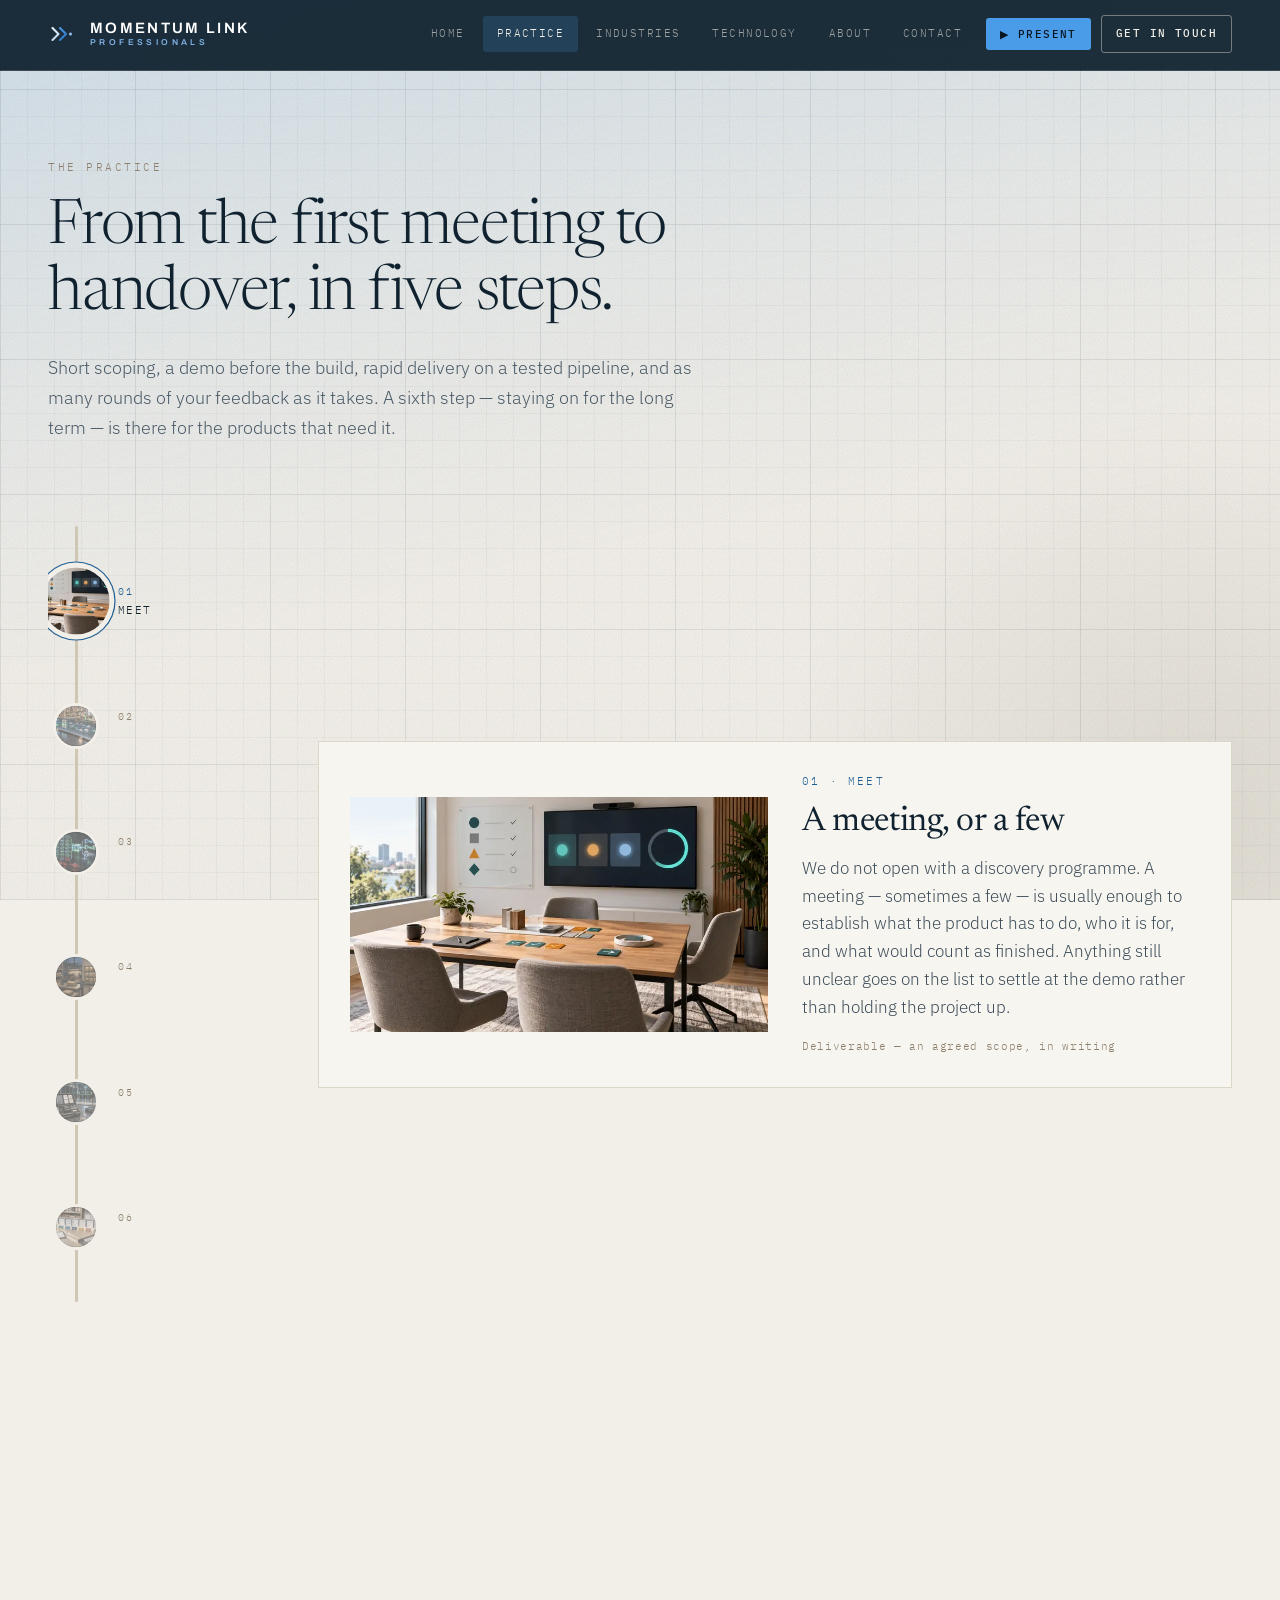
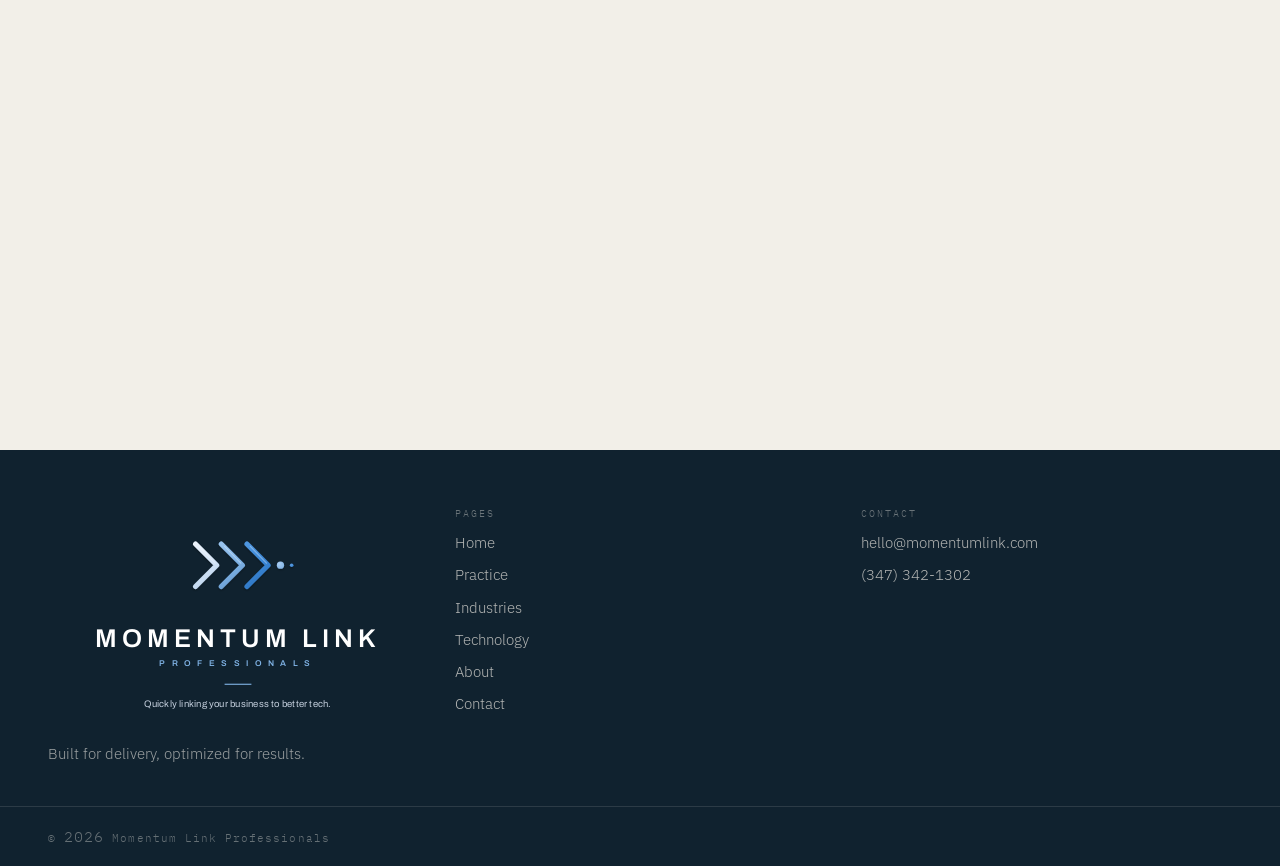
<file: site/practice.html>
<!DOCTYPE html>
<html lang="en" class="no-js" data-media-base="media/">
<head>
  <meta charset="utf-8">
  <meta name="viewport" content="width=device-width, initial-scale=1">
  <title>How We Work: A Demo First, Then the Build | Momentum Link</title>
  <meta name="description" content="A meeting or two to scope it, a demo before we build, rapid delivery on a tested CI/CD pipeline, unlimited rounds of feedback, then a full handover.">
  <meta name="theme-color" content="#10222F">
  <link rel="canonical" href="https://mtlbook8-stack.github.io/MOMENTUM-LINK-NEW/practice.html">

  <meta property="og:type" content="website">
  <meta property="og:site_name" content="Momentum Link Professionals">
  <meta property="og:title" content="How We Work: A Demo First, Then the Build | Momentum Link">
  <meta property="og:description" content="A meeting or two to scope it, a demo before we build, rapid delivery on a tested CI/CD pipeline, unlimited rounds of feedback, then a full handover.">
  <meta property="og:image" content="https://mtlbook8-stack.github.io/MOMENTUM-LINK-NEW/media/31-technology-complexity-to-clarity.jpg">
  <meta property="og:url" content="https://mtlbook8-stack.github.io/MOMENTUM-LINK-NEW/practice.html">
  <meta name="twitter:card" content="summary_large_image">

  <link rel="icon" href="favicon.svg" type="image/svg+xml">
  <link rel="apple-touch-icon" href="favicon.svg">

  <link rel="preconnect" href="https://fonts.googleapis.com">
  <link rel="preconnect" href="https://fonts.gstatic.com" crossorigin>
  <link href="https://fonts.googleapis.com/css2?family=Newsreader:ital,opsz,wght@0,6..72,300;0,6..72,400;0,6..72,500;1,6..72,300&amp;family=IBM+Plex+Sans:wght@300;400;500;600&amp;family=IBM+Plex+Mono:wght@400;500&amp;family=Archivo:wght@600&amp;display=swap" rel="stylesheet">
  <link rel="stylesheet" href="assets/css/site.css?v=83fd2c50">
  <script type="application/ld+json">{"@context":"https://schema.org","@graph":[{"@type":"ProfessionalService","@id":"https://mtlbook8-stack.github.io/MOMENTUM-LINK-NEW/#organization","name":"Momentum Link Professionals","alternateName":"Momentum Link","url":"https://mtlbook8-stack.github.io/MOMENTUM-LINK-NEW/","slogan":"Quickly linking your business to better tech.","description":"We build, migrate, and deliver modern software solutions — custom software builds, system migrations and smart agents that handle real work.","email":"hello@momentumlink.com","telephone":"(347) 342-1302","logo":{"@type":"ImageObject","url":"https://mtlbook8-stack.github.io/MOMENTUM-LINK-NEW/assets/logo/momentum-link-dark-stacked.svg"},"image":"https://mtlbook8-stack.github.io/MOMENTUM-LINK-NEW/media/31-technology-complexity-to-clarity.jpg","sameAs":["https://www.momentumlinkpro.com/"],"knowsAbout":["Custom software development","System migration","Software agents and automation","CI/CD delivery","API integration","Cloud-native systems","Data engineering"],"areaServed":[{"@type":"Industry","name":"Manufacturing and Logistics"},{"@type":"Industry","name":"Construction"},{"@type":"Industry","name":"Wholesale Distribution"},{"@type":"Industry","name":"Property Management"},{"@type":"Industry","name":"Retail and Ecommerce"},{"@type":"Industry","name":"Telecommunications"}],"hasOfferCatalog":{"@type":"OfferCatalog","name":"What we do","itemListElement":[{"@type":"Offer","itemOffered":{"@type":"Service","name":"Custom Software Builds","description":"Software built around your business — bespoke where that is what it takes, proven packages and libraries where they already do the job better."}},{"@type":"Offer","itemOffered":{"@type":"Service","name":"System Migrations","description":"We bridge the gap between outdated systems and modern technology — handling the entire transition end to end."}},{"@type":"Offer","itemOffered":{"@type":"Service","name":"Smart Agents","description":"Working agents that handle real tasks — automation that finishes the job and frees up your team."}},{"@type":"Offer","itemOffered":{"@type":"Service","name":"Tech Research and Strategy","description":"We constantly research the latest technology so you always get the best option — not just an option."}},{"@type":"Offer","itemOffered":{"@type":"Service","name":"Optimization and Tuning","description":"We optimize every solution to fit your specific use case — performance, cost, and workflow all dialled in."}},{"@type":"Offer","itemOffered":{"@type":"Service","name":"Full Delivery","description":"From planning to launch to support — we handle the whole journey. You just use what we build."}}]}},{"@type":"WebSite","@id":"https://mtlbook8-stack.github.io/MOMENTUM-LINK-NEW/#website","url":"https://mtlbook8-stack.github.io/MOMENTUM-LINK-NEW/","name":"Momentum Link Professionals","publisher":{"@id":"https://mtlbook8-stack.github.io/MOMENTUM-LINK-NEW/#organization"},"inLanguage":"en"},{"@type":"WebPage","@id":"https://mtlbook8-stack.github.io/MOMENTUM-LINK-NEW/practice.html#webpage","url":"https://mtlbook8-stack.github.io/MOMENTUM-LINK-NEW/practice.html","name":"How We Work: A Demo First, Then the Build | Momentum Link","description":"A meeting or two to scope it, a demo before we build, rapid delivery on a tested CI/CD pipeline, unlimited rounds of feedback, then a full handover.","isPartOf":{"@id":"https://mtlbook8-stack.github.io/MOMENTUM-LINK-NEW/#website"},"about":{"@id":"https://mtlbook8-stack.github.io/MOMENTUM-LINK-NEW/#organization"},"inLanguage":"en","breadcrumb":{"@id":"https://mtlbook8-stack.github.io/MOMENTUM-LINK-NEW/practice.html#breadcrumb"}},{"@type":"BreadcrumbList","@id":"https://mtlbook8-stack.github.io/MOMENTUM-LINK-NEW/practice.html#breadcrumb","itemListElement":[{"@type":"ListItem","position":1,"name":"Home","item":"https://mtlbook8-stack.github.io/MOMENTUM-LINK-NEW/"},{"@type":"ListItem","position":2,"name":"Practice","item":"https://mtlbook8-stack.github.io/MOMENTUM-LINK-NEW/practice.html"}]}]}</script>

  <script>document.documentElement.className = document.documentElement.className.replace("no-js", "js");</script>
</head>
<body data-page="practice">
  <a class="skip-link" href="#main">Skip to content</a>

  <header class="site-header">
    <div class="site-header__inner">
      <a class="brand" href="index.html" aria-label="Momentum Link Professionals — home">
        <span class="brand__mark" aria-hidden="true"><svg width="120" height="120" viewBox="0 0 120 120" xmlns="http://www.w3.org/2000/svg"><title>Momentum Link mark</title>
<defs>
  <linearGradient id="mk-g1" x1="0" y1="0" x2="0.35" y2="1"><stop offset="0" stop-color="#EAF2FB"></stop><stop offset="0.6" stop-color="#D3E4F6"></stop><stop offset="1" stop-color="#C1D8F0"></stop></linearGradient>
  <linearGradient id="mk-g2" x1="0" y1="0" x2="0.35" y2="1"><stop offset="0" stop-color="#97C3EE"></stop><stop offset="0.6" stop-color="#7FB2E4"></stop><stop offset="1" stop-color="#6DA1D6"></stop></linearGradient>
  <linearGradient id="mk-g3" x1="0" y1="0" x2="0.35" y2="1"><stop offset="0" stop-color="#4E96E0"></stop><stop offset="0.6" stop-color="#3B87D6"></stop><stop offset="1" stop-color="#3078C4"></stop></linearGradient>
  <radialGradient id="mk-d1" cx="0.32" cy="0.28" r="0.85"><stop offset="0" stop-color="#A8CCF1"></stop><stop offset="1" stop-color="#7FB2E4"></stop></radialGradient>
  <radialGradient id="mk-d2" cx="0.32" cy="0.28" r="0.85"><stop offset="0" stop-color="#5C9CE0"></stop><stop offset="1" stop-color="#3B87D6"></stop></radialGradient>
  <filter id="mk-sh" x="-25%" y="-25%" width="150%" height="150%"><feDropShadow dx="0" dy="2" stdDeviation="2" flood-color="#000000" flood-opacity="0.35"></feDropShadow></filter>
</defs>
<g transform="translate(52, 60)" filter="url(#mk-sh)">
  <path d="M -34,-24 L -10,0 L -34,24" fill="none" stroke="url(#mk-g1)" stroke-width="8" stroke-linecap="round" stroke-linejoin="round"></path>
  <path d="M -4,-24 L 20,0 L -4,24" fill="none" stroke="url(#mk-g3)" stroke-width="8" stroke-linecap="round" stroke-linejoin="round"></path>
  <circle cx="38" cy="0" r="6" fill="url(#mk-d1)"></circle>
</g>
</svg></span>
        <span class="brand__text">
          <span class="brand__name">MOMENTUM LINK</span>
          <span class="brand__tag">PROFESSIONALS</span>
        </span>
      </a>

      <button class="nav-toggle" type="button" data-nav-toggle aria-expanded="false" aria-controls="site-nav" aria-label="Menu">
        <span aria-hidden="true"></span>
      </button>

      <nav class="nav" id="site-nav" aria-label="Primary">
          <a class="nav__link" href="index.html">Home</a>
          <a class="nav__link" href="practice.html" aria-current="page">Practice</a>
          <a class="nav__link" href="industries.html">Industries</a>
          <a class="nav__link" href="technology.html">Technology</a>
          <a class="nav__link" href="about.html">About</a>
          <a class="nav__link" href="contact.html">Contact</a>
        <button class="nav__present" type="button" data-open-pres hidden>&#9654; Present</button>
        <a class="nav__cta" href="contact.html" data-open-contact>Get in touch</a>
      </nav>
    </div>
    <div class="progress" data-progress aria-hidden="true"></div>
  </header>

  <main id="main">
    <section class="page-head shell">
      <p class="eyebrow">The practice</p>
      <h1 class="display">From the first meeting to handover, in five steps.</h1>
      <p class="lede">Short scoping, a demo before the build, rapid delivery on a tested pipeline, and as many rounds of your feedback as it takes. A sixth step — staying on for the long term — is there for the products that need it.</p>
    </section>

    <div class="process shell" data-process>
      <div class="process__pin">
        <nav class="process__rail" aria-label="The six steps">
          <span class="process__track" aria-hidden="true"><span class="process__fill" data-process-fill></span></span>
          <ol class="process__points">
          <li class="process__item" data-process-point="0">
            <a class="process__point" href="#step-01">
              <span class="process__thumb"><picture><source type="image/webp" srcset="media/43-process-meeting-768.webp 768w, media/43-process-meeting.webp 1536w" sizes="220px"><img src="media/43-process-meeting.jpg" srcset="media/43-process-meeting-768.jpg 768w, media/43-process-meeting.jpg 1536w" sizes="220px" alt="" width="1536" height="864" loading="lazy" decoding="async"></picture></span>
              <span class="process__meta">
                <span class="process__num">01</span>
                <span class="process__label">Meet</span>
              </span>
            </a>
          </li>
          <li class="process__item" data-process-point="1">
            <a class="process__point" href="#step-02">
              <span class="process__thumb"><picture><source type="image/webp" srcset="media/44-process-demo-768.webp 768w, media/44-process-demo.webp 1536w" sizes="220px"><img src="media/44-process-demo.jpg" srcset="media/44-process-demo-768.jpg 768w, media/44-process-demo.jpg 1536w" sizes="220px" alt="" width="1536" height="1024" loading="lazy" decoding="async"></picture></span>
              <span class="process__meta">
                <span class="process__num">02</span>
                <span class="process__label">Demo</span>
              </span>
            </a>
          </li>
          <li class="process__item" data-process-point="2">
            <a class="process__point" href="#step-03">
              <span class="process__thumb"><picture><source type="image/webp" srcset="media/45-process-cicd-pipeline-768.webp 768w, media/45-process-cicd-pipeline.webp 1536w" sizes="220px"><img src="media/45-process-cicd-pipeline.jpg" srcset="media/45-process-cicd-pipeline-768.jpg 768w, media/45-process-cicd-pipeline.jpg 1536w" sizes="220px" alt="" width="1536" height="546" loading="lazy" decoding="async"></picture></span>
              <span class="process__meta">
                <span class="process__num">03</span>
                <span class="process__label">Build</span>
              </span>
            </a>
          </li>
          <li class="process__item" data-process-point="3">
            <a class="process__point" href="#step-04">
              <span class="process__thumb"><picture><source type="image/webp" srcset="media/05-practice-continuous-enhancements-768.webp 768w, media/05-practice-continuous-enhancements.webp 1536w" sizes="220px"><img src="media/05-practice-continuous-enhancements.jpg" srcset="media/05-practice-continuous-enhancements-768.jpg 768w, media/05-practice-continuous-enhancements.jpg 1536w" sizes="220px" alt="" width="1536" height="1024" loading="lazy" decoding="async"></picture></span>
              <span class="process__meta">
                <span class="process__num">04</span>
                <span class="process__label">Iterate</span>
              </span>
            </a>
          </li>
          <li class="process__item" data-process-point="4">
            <a class="process__point" href="#step-05">
              <span class="process__thumb"><picture><source type="image/webp" srcset="media/46-process-handover-768.webp 768w, media/46-process-handover.webp 1536w" sizes="220px"><img src="media/46-process-handover.jpg" srcset="media/46-process-handover-768.jpg 768w, media/46-process-handover.jpg 1536w" sizes="220px" alt="" width="1536" height="1024" loading="lazy" decoding="async"></picture></span>
              <span class="process__meta">
                <span class="process__num">05</span>
                <span class="process__label">Handover</span>
              </span>
            </a>
          </li>
          <li class="process__item" data-process-point="5">
            <a class="process__point" href="#step-06">
              <span class="process__thumb"><picture><source type="image/webp" srcset="media/06-practice-long-term-technology-care-768.webp 768w, media/06-practice-long-term-technology-care.webp 1536w" sizes="220px"><img src="media/06-practice-long-term-technology-care.jpg" srcset="media/06-practice-long-term-technology-care-768.jpg 768w, media/06-practice-long-term-technology-care.jpg 1536w" sizes="220px" alt="" width="1536" height="1024" loading="lazy" decoding="async"></picture></span>
              <span class="process__meta">
                <span class="process__num">06</span>
                <span class="process__label">Partner</span>
              </span>
            </a>
          </li>
          </ol>
        </nav>

        <div class="process__stage">
        <article class="step" id="step-01" data-step>
          <div class="step__inner">
            <div class="step__media" style="--media-ratio:1536/864"><picture><source type="image/webp" srcset="media/43-process-meeting-768.webp 768w, media/43-process-meeting.webp 1536w" sizes="(max-width: 560px) 100vw, (max-width: 1240px) 50vw, 620px"><img src="media/43-process-meeting.jpg" srcset="media/43-process-meeting-768.jpg 768w, media/43-process-meeting.jpg 1536w" sizes="(max-width: 560px) 100vw, (max-width: 1240px) 50vw, 620px" alt="A meeting, or a few" width="1536" height="864" loading="lazy" decoding="async"></picture></div>
            <div class="step__copy">
              <p class="step__num">01 &middot; Meet</p>
              <h2 class="step__title">A meeting, or a few</h2>
              <p class="step__body">We do not open with a discovery programme. A meeting — sometimes a few — is usually enough to establish what the product has to do, who it is for, and what would count as finished. Anything still unclear goes on the list to settle at the demo rather than holding the project up.</p>
              <p class="step__deliverable">Deliverable — an agreed scope, in writing</p>
            </div>
          </div>
        </article>
        <article class="step" id="step-02" data-step>
          <div class="step__inner">
            <div class="step__media" style="--media-ratio:1536/1024"><picture><source type="image/webp" srcset="media/44-process-demo-768.webp 768w, media/44-process-demo.webp 1536w" sizes="(max-width: 560px) 100vw, (max-width: 1240px) 50vw, 620px"><img src="media/44-process-demo.jpg" srcset="media/44-process-demo-768.jpg 768w, media/44-process-demo.jpg 1536w" sizes="(max-width: 560px) 100vw, (max-width: 1240px) 50vw, 620px" alt="A demo that shows what we understood" width="1536" height="1024" loading="lazy" decoding="async"></picture></div>
            <div class="step__copy">
              <p class="step__num">02 &middot; Demo</p>
              <h2 class="step__title">A demo that shows what we understood</h2>
              <p class="step__body">Rather than hand back a specification for you to imagine, we build a demo that shows what we understood and put it in front of you. You mark it up, we correct it, and the build does not start in earnest until you agree it is right.</p>
              <p class="step__deliverable">Deliverable — a working demo, and your notes on it</p>
            </div>
          </div>
        </article>
        <article class="step" id="step-03" data-step>
          <div class="step__inner step__inner--wide">
            <div class="step__media" style="--media-ratio:1536/546"><picture data-defer><source type="image/webp" data-srcset="media/45-process-cicd-pipeline-768.webp 768w, media/45-process-cicd-pipeline.webp 1536w" sizes="(max-width: 560px) 100vw, (max-width: 1240px) 50vw, 620px"><img src="data:image/svg+xml,%3Csvg xmlns='http://www.w3.org/2000/svg'/%3E" data-src="media/45-process-cicd-pipeline.jpg" data-srcset="media/45-process-cicd-pipeline-768.jpg 768w, media/45-process-cicd-pipeline.jpg 1536w" sizes="(max-width: 560px) 100vw, (max-width: 1240px) 50vw, 620px" alt="Rapid build, tested and shipped" width="1536" height="546" loading="lazy" decoding="async"></picture><noscript><img src="media/45-process-cicd-pipeline.jpg" srcset="media/45-process-cicd-pipeline-768.jpg 768w, media/45-process-cicd-pipeline.jpg 1536w" sizes="(max-width: 560px) 100vw, (max-width: 1240px) 50vw, 620px" alt="Rapid build, tested and shipped" width="1536" height="546" loading="lazy" decoding="async"></noscript></div>
            <div class="step__copy">
              <p class="step__num">03 &middot; Build</p>
              <h2 class="step__title">Rapid build, tested and shipped</h2>
              <p class="step__body">The build moves fast because deployment is automated — a short CI/CD workflow puts each change in front of you without ceremony. Testing is not what gets cut for it: before a release goes out it goes through a comprehensive session, a good deal of it by hand, because that is what actually finds the things that matter.</p>
              <p class="step__deliverable">Deliverable — the working product, tested and deployed</p>
            </div>
          </div>
        </article>
        <article class="step" id="step-04" data-step>
          <div class="step__inner">
            <div class="step__media" style="--media-ratio:1536/1024"><picture data-defer><source type="image/webp" data-srcset="media/05-practice-continuous-enhancements-768.webp 768w, media/05-practice-continuous-enhancements.webp 1536w" sizes="(max-width: 560px) 100vw, (max-width: 1240px) 50vw, 620px"><img src="data:image/svg+xml,%3Csvg xmlns='http://www.w3.org/2000/svg'/%3E" data-src="media/05-practice-continuous-enhancements.jpg" data-srcset="media/05-practice-continuous-enhancements-768.jpg 768w, media/05-practice-continuous-enhancements.jpg 1536w" sizes="(max-width: 560px) 100vw, (max-width: 1240px) 50vw, 620px" alt="Your feedback, for as many rounds as it takes" width="1536" height="1024" loading="lazy" decoding="async"></picture><noscript><img src="media/05-practice-continuous-enhancements.jpg" srcset="media/05-practice-continuous-enhancements-768.jpg 768w, media/05-practice-continuous-enhancements.jpg 1536w" sizes="(max-width: 560px) 100vw, (max-width: 1240px) 50vw, 620px" alt="Your feedback, for as many rounds as it takes" width="1536" height="1024" loading="lazy" decoding="async"></noscript></div>
            <div class="step__copy">
              <p class="step__num">04 &middot; Iterate</p>
              <h2 class="step__title">Your feedback, for as many rounds as it takes</h2>
              <p class="step__body">Once it is in your hands the useful feedback starts, and it rarely arrives all at once. We keep iterating for as many rounds as it takes — the count is not capped, and asking for another pass is expected rather than an imposition. Automated tests run on every update through the iteration, so a change made for this round does not quietly break something that worked in the last.</p>
              <p class="step__deliverable">Deliverable — a release for every round of feedback</p>
            </div>
          </div>
        </article>
        <article class="step" id="step-05" data-step>
          <div class="step__inner">
            <div class="step__media" style="--media-ratio:1536/1024"><picture data-defer><source type="image/webp" data-srcset="media/46-process-handover-768.webp 768w, media/46-process-handover.webp 1536w" sizes="(max-width: 560px) 100vw, (max-width: 1240px) 50vw, 620px"><img src="data:image/svg+xml,%3Csvg xmlns='http://www.w3.org/2000/svg'/%3E" data-src="media/46-process-handover.jpg" data-srcset="media/46-process-handover-768.jpg 768w, media/46-process-handover.jpg 1536w" sizes="(max-width: 560px) 100vw, (max-width: 1240px) 50vw, 620px" alt="Complete, and handed over in full" width="1536" height="1024" loading="lazy" decoding="async"></picture><noscript><img src="media/46-process-handover.jpg" srcset="media/46-process-handover-768.jpg 768w, media/46-process-handover.jpg 1536w" sizes="(max-width: 560px) 100vw, (max-width: 1240px) 50vw, 620px" alt="Complete, and handed over in full" width="1536" height="1024" loading="lazy" decoding="async"></noscript></div>
            <div class="step__copy">
              <p class="step__num">05 &middot; Handover</p>
              <h2 class="step__title">Complete, and handed over in full</h2>
              <p class="step__body">How long that takes depends on the product. When the iterations stop earning their place the work is complete, and the product, its code and everything needed to run it are handed over. The measure is simple: everyone is satisfied with what they got.</p>
              <p class="step__deliverable">Deliverable — full handover of the product and its code</p>
            </div>
          </div>
        </article>
        <article class="step" id="step-06" data-step>
          <div class="step__inner">
            <div class="step__media" style="--media-ratio:1536/1024"><picture data-defer><source type="image/webp" data-srcset="media/06-practice-long-term-technology-care-768.webp 768w, media/06-practice-long-term-technology-care.webp 1536w" sizes="(max-width: 560px) 100vw, (max-width: 1240px) 50vw, 620px"><img src="data:image/svg+xml,%3Csvg xmlns='http://www.w3.org/2000/svg'/%3E" data-src="media/06-practice-long-term-technology-care.jpg" data-srcset="media/06-practice-long-term-technology-care-768.jpg 768w, media/06-practice-long-term-technology-care.jpg 1536w" sizes="(max-width: 560px) 100vw, (max-width: 1240px) 50vw, 620px" alt="A long-term arrangement, where a product needs one" width="1536" height="1024" loading="lazy" decoding="async"></picture><noscript><img src="media/06-practice-long-term-technology-care.jpg" srcset="media/06-practice-long-term-technology-care-768.jpg 768w, media/06-practice-long-term-technology-care.jpg 1536w" sizes="(max-width: 560px) 100vw, (max-width: 1240px) 50vw, 620px" alt="A long-term arrangement, where a product needs one" width="1536" height="1024" loading="lazy" decoding="async"></noscript></div>
            <div class="step__copy">
              <p class="step__num">06 &middot; Partner</p>
              <h2 class="step__title">A long-term arrangement, where a product needs one</h2>
              <p class="step__body">Some products are finished at handover. Others keep moving, and for those we stay on: continued development, maintenance and accountability for as long as the product warrants it. It is an option, not a condition of working together.</p>
              <p class="step__deliverable">Optional — an ongoing arrangement, for the products that call for it</p>
            </div>
          </div>
        </article>
        </div>
      </div>
    </div>
  </main>

  <footer class="site-footer">
    <div class="site-footer__grid">
      <div class="site-footer__col">
        <span class="site-footer__logo"><svg width="680" height="408" viewBox="0 0 680 408" xmlns="http://www.w3.org/2000/svg"><title>Momentum Link Professionals</title>
<defs>
  <linearGradient id="st-g1" x1="0" y1="0" x2="0.35" y2="1"><stop offset="0" stop-color="#EAF2FB"></stop><stop offset="0.6" stop-color="#D3E4F6"></stop><stop offset="1" stop-color="#C1D8F0"></stop></linearGradient>
  <linearGradient id="st-g2" x1="0" y1="0" x2="0.35" y2="1"><stop offset="0" stop-color="#97C3EE"></stop><stop offset="0.6" stop-color="#7FB2E4"></stop><stop offset="1" stop-color="#6DA1D6"></stop></linearGradient>
  <linearGradient id="st-g3" x1="0" y1="0" x2="0.35" y2="1"><stop offset="0" stop-color="#4E96E0"></stop><stop offset="0.6" stop-color="#3B87D6"></stop><stop offset="1" stop-color="#3078C4"></stop></linearGradient>
  <radialGradient id="st-d1" cx="0.32" cy="0.28" r="0.85"><stop offset="0" stop-color="#A8CCF1"></stop><stop offset="1" stop-color="#7FB2E4"></stop></radialGradient>
  <radialGradient id="st-d2" cx="0.32" cy="0.28" r="0.85"><stop offset="0" stop-color="#5C9CE0"></stop><stop offset="1" stop-color="#3B87D6"></stop></radialGradient>
  <filter id="st-sh" x="-25%" y="-25%" width="150%" height="150%"><feDropShadow dx="0" dy="2" stdDeviation="2" flood-color="#000000" flood-opacity="0.35"></feDropShadow></filter>
</defs>
<g transform="translate(340, 106)" filter="url(#st-sh)">
  <path d="M -76,-38 L -38,0 L -76,38" fill="none" stroke="url(#st-g1)" stroke-width="9" stroke-linecap="round" stroke-linejoin="round"></path>
  <path d="M -30,-38 L 8,0 L -30,38" fill="none" stroke="url(#st-g2)" stroke-width="9" stroke-linecap="round" stroke-linejoin="round"></path>
  <path d="M 16,-38 L 54,0 L 16,38" fill="none" stroke="url(#st-g3)" stroke-width="9" stroke-linecap="round" stroke-linejoin="round"></path>
  <circle cx="76" cy="0" r="6.5" fill="url(#st-d1)"></circle>
  <circle cx="96" cy="0" r="3.25" fill="url(#st-d2)"></circle>
  <g stroke="#FFFFFF" stroke-opacity="0.32" stroke-width="2" fill="none" stroke-linecap="round" transform="translate(0, -1.6)">
    <path d="M -70,-32 L -41,-2"></path><path d="M -24,-32 L 5,-2"></path><path d="M 22,-32 L 51,-2"></path>
  </g>
</g>
<text x="340" y="252" text-anchor="middle" font-family="Archivo, Helvetica, Arial, sans-serif" font-size="46" font-weight="600" fill="#FFFFFF" letter-spacing="9">MOMENTUM LINK</text>
<text x="340" y="286" text-anchor="middle" font-family="Archivo, Helvetica, Arial, sans-serif" font-size="15" font-weight="600" fill="#7FB2E4" letter-spacing="11.5">PROFESSIONALS</text>
<rect x="316" y="318" width="48" height="2" fill="#7FB2E4"></rect>
<text x="340" y="360" text-anchor="middle" font-family="Archivo, Helvetica, Arial, sans-serif" font-size="17" font-weight="400" fill="#C3CEDC" letter-spacing="0.4">Quickly linking your business to better tech.</text>
</svg></span>
        <span class="site-footer__blurb">Built for delivery, optimized for results.</span>
      </div>
      <div class="site-footer__col">
        <span class="site-footer__head">Pages</span>
        <a href="index.html">Home</a>
        <a href="practice.html">Practice</a>
        <a href="industries.html">Industries</a>
        <a href="technology.html">Technology</a>
        <a href="about.html">About</a>
        <a href="contact.html">Contact</a>
      </div>
      <div class="site-footer__col">
        <span class="site-footer__head">Contact</span>
        <a href="mailto:hello@momentumlink.com">hello@momentumlink.com</a>
        <a href="tel:+13473421302">(347) 342-1302</a>
      </div>
    </div>
    <div class="site-footer__meta">
      <div>&copy; <span data-year>2026</span> Momentum Link Professionals</div>
    </div>
  </footer>


  <div class="modal" data-contact-modal hidden role="dialog" aria-modal="true" aria-labelledby="modal-title">
    <div class="modal__scrim" data-modal-close></div>
    <div class="modal__panel">
      <button class="modal__close" type="button" data-modal-close aria-label="Close">&#10005;</button>
      <div class="modal__media"><picture><source type="image/webp" srcset="media/43-process-meeting-768.webp 768w, media/43-process-meeting.webp 1536w" sizes="(max-width: 900px) 100vw, 420px"><img src="media/43-process-meeting.jpg" srcset="media/43-process-meeting-768.jpg 768w, media/43-process-meeting.jpg 1536w" sizes="(max-width: 900px) 100vw, 420px" alt="A meeting to establish what the project needs" width="1536" height="864" loading="lazy" decoding="async"></picture></div>
      <div class="modal__body">
        <p class="eyebrow">Get in touch</p>
        <h2 class="modal__title" id="modal-title">Let&#8217;s get to work.</h2>
        <p class="modal__text">Tell us about your business — we will handle the technology. A meeting or two is usually all it takes before you are looking at a working demo.</p>
        <p class="modal__direct">
          <a href="mailto:hello@momentumlink.com">hello@momentumlink.com</a>
          <a href="tel:+13473421302">(347) 342-1302</a>
        </p>
        
      <form class="form-card" data-contact-form data-endpoint="https://api.web3forms.com/submit" data-mailto="hello@momentumlink.com"
            action="mailto:hello@momentumlink.com" method="post" enctype="text/plain" novalidate>
        <h2 class="form-card__title">Send a brief</h2>
          <input type="hidden" name="access_key" value="9cf20289-3ef2-48a5-9e5a-fce82434f151">
          <input type="hidden" name="subject" value="New brief from momentumlink.com">
          <input type="hidden" name="from_name" value="Momentum Link website">
          <input type="checkbox" name="botcheck" class="visually-hidden" tabindex="-1" autocomplete="off">
        <div class="form-fields">
            <div class="field">
              <label class="field__label" for="m-name">Name *</label>
              <input type="text" id="m-name" name="name" placeholder="Your name"
                     autocomplete="name" required>
              <p class="field__error" aria-live="polite"></p>
            </div>
            <div class="field">
              <label class="field__label" for="m-email">Email *</label>
              <input type="email" id="m-email" name="email" placeholder="you@company.com"
                     autocomplete="email" required>
              <p class="field__error" aria-live="polite"></p>
            </div>
          <div class="field">
            <label class="field__label" for="m-message">What you need *</label>
            <textarea id="m-message" name="message" rows="3"
                      placeholder="Tell us about your business and what you are trying to do." required></textarea>
            <p class="field__error" aria-live="polite"></p>
          </div>
        </div>
        <button class="btn btn--dark" type="submit">Send brief</button>
        <p class="form-status" data-form-status role="status" aria-live="polite"></p>
      </form>
      </div>
    </div>
  </div>

  <script src="assets/js/site.js?v=43f302ec" defer></script>
</body>
</html>
</file>
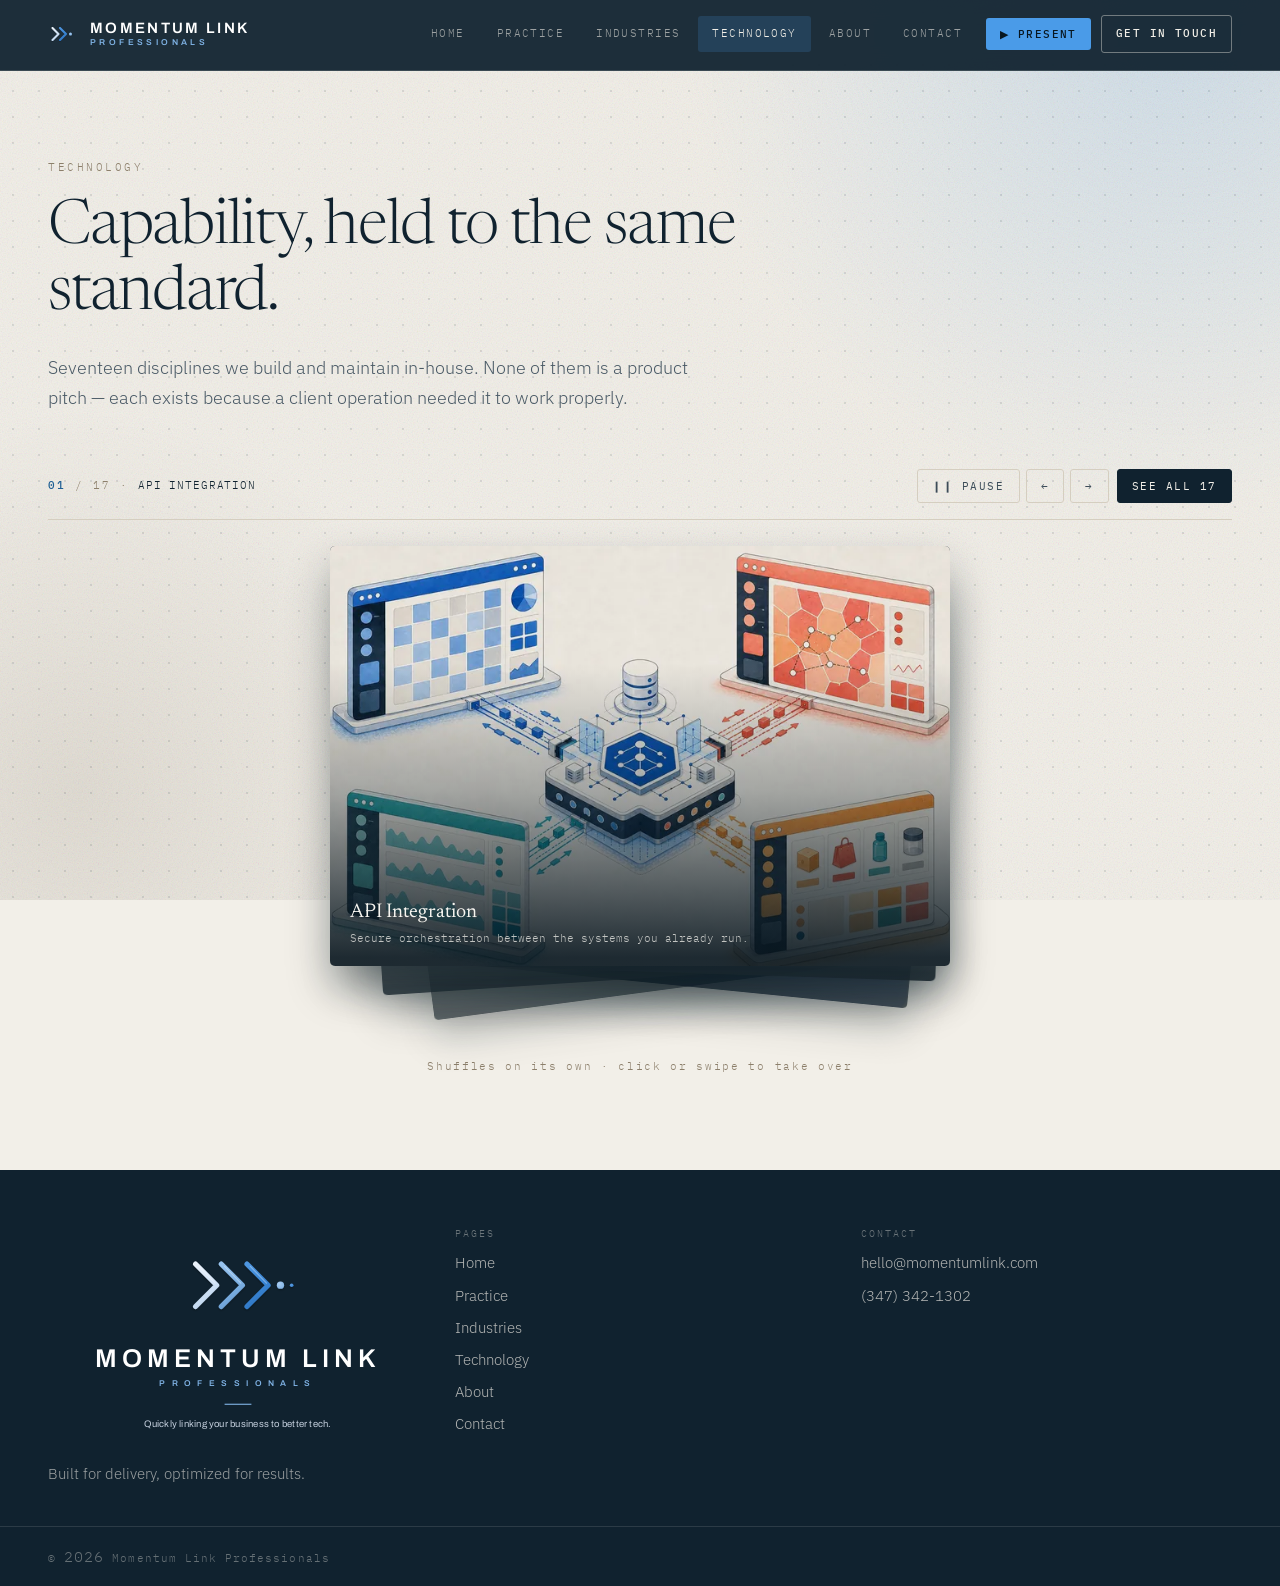
<file: site/technology.html>
<!DOCTYPE html>
<html lang="en" class="no-js" data-media-base="media/">
<head>
  <meta charset="utf-8">
  <meta name="viewport" content="width=device-width, initial-scale=1">
  <title>Technology: Integration, Cloud, Data &amp; AI | Momentum Link</title>
  <meta name="description" content="Seventeen disciplines built and maintained in-house: API integration, cloud-native systems, data engineering, workflow automation, zero-trust security and more.">
  <meta name="theme-color" content="#10222F">
  <link rel="canonical" href="https://mtlbook8-stack.github.io/MOMENTUM-LINK-NEW/technology.html">

  <meta property="og:type" content="website">
  <meta property="og:site_name" content="Momentum Link Professionals">
  <meta property="og:title" content="Technology: Integration, Cloud, Data &amp; AI | Momentum Link">
  <meta property="og:description" content="Seventeen disciplines built and maintained in-house: API integration, cloud-native systems, data engineering, workflow automation, zero-trust security and more.">
  <meta property="og:image" content="https://mtlbook8-stack.github.io/MOMENTUM-LINK-NEW/media/31-technology-complexity-to-clarity.jpg">
  <meta property="og:url" content="https://mtlbook8-stack.github.io/MOMENTUM-LINK-NEW/technology.html">
  <meta name="twitter:card" content="summary_large_image">

  <link rel="icon" href="favicon.svg" type="image/svg+xml">
  <link rel="apple-touch-icon" href="favicon.svg">

  <link rel="preconnect" href="https://fonts.googleapis.com">
  <link rel="preconnect" href="https://fonts.gstatic.com" crossorigin>
  <link href="https://fonts.googleapis.com/css2?family=Newsreader:ital,opsz,wght@0,6..72,300;0,6..72,400;0,6..72,500;1,6..72,300&amp;family=IBM+Plex+Sans:wght@300;400;500;600&amp;family=IBM+Plex+Mono:wght@400;500&amp;family=Archivo:wght@600&amp;display=swap" rel="stylesheet">
  <link rel="stylesheet" href="assets/css/site.css?v=83fd2c50">
  <script type="application/ld+json">{"@context":"https://schema.org","@graph":[{"@type":"ProfessionalService","@id":"https://mtlbook8-stack.github.io/MOMENTUM-LINK-NEW/#organization","name":"Momentum Link Professionals","alternateName":"Momentum Link","url":"https://mtlbook8-stack.github.io/MOMENTUM-LINK-NEW/","slogan":"Quickly linking your business to better tech.","description":"We build, migrate, and deliver modern software solutions — custom software builds, system migrations and smart agents that handle real work.","email":"hello@momentumlink.com","telephone":"(347) 342-1302","logo":{"@type":"ImageObject","url":"https://mtlbook8-stack.github.io/MOMENTUM-LINK-NEW/assets/logo/momentum-link-dark-stacked.svg"},"image":"https://mtlbook8-stack.github.io/MOMENTUM-LINK-NEW/media/31-technology-complexity-to-clarity.jpg","sameAs":["https://www.momentumlinkpro.com/"],"knowsAbout":["Custom software development","System migration","Software agents and automation","CI/CD delivery","API integration","Cloud-native systems","Data engineering"],"areaServed":[{"@type":"Industry","name":"Manufacturing and Logistics"},{"@type":"Industry","name":"Construction"},{"@type":"Industry","name":"Wholesale Distribution"},{"@type":"Industry","name":"Property Management"},{"@type":"Industry","name":"Retail and Ecommerce"},{"@type":"Industry","name":"Telecommunications"}],"hasOfferCatalog":{"@type":"OfferCatalog","name":"What we do","itemListElement":[{"@type":"Offer","itemOffered":{"@type":"Service","name":"Custom Software Builds","description":"Software built around your business — bespoke where that is what it takes, proven packages and libraries where they already do the job better."}},{"@type":"Offer","itemOffered":{"@type":"Service","name":"System Migrations","description":"We bridge the gap between outdated systems and modern technology — handling the entire transition end to end."}},{"@type":"Offer","itemOffered":{"@type":"Service","name":"Smart Agents","description":"Working agents that handle real tasks — automation that finishes the job and frees up your team."}},{"@type":"Offer","itemOffered":{"@type":"Service","name":"Tech Research and Strategy","description":"We constantly research the latest technology so you always get the best option — not just an option."}},{"@type":"Offer","itemOffered":{"@type":"Service","name":"Optimization and Tuning","description":"We optimize every solution to fit your specific use case — performance, cost, and workflow all dialled in."}},{"@type":"Offer","itemOffered":{"@type":"Service","name":"Full Delivery","description":"From planning to launch to support — we handle the whole journey. You just use what we build."}}]}},{"@type":"WebSite","@id":"https://mtlbook8-stack.github.io/MOMENTUM-LINK-NEW/#website","url":"https://mtlbook8-stack.github.io/MOMENTUM-LINK-NEW/","name":"Momentum Link Professionals","publisher":{"@id":"https://mtlbook8-stack.github.io/MOMENTUM-LINK-NEW/#organization"},"inLanguage":"en"},{"@type":"WebPage","@id":"https://mtlbook8-stack.github.io/MOMENTUM-LINK-NEW/technology.html#webpage","url":"https://mtlbook8-stack.github.io/MOMENTUM-LINK-NEW/technology.html","name":"Technology: Integration, Cloud, Data & AI | Momentum Link","description":"Seventeen disciplines built and maintained in-house: API integration, cloud-native systems, data engineering, workflow automation, zero-trust security and more.","isPartOf":{"@id":"https://mtlbook8-stack.github.io/MOMENTUM-LINK-NEW/#website"},"about":{"@id":"https://mtlbook8-stack.github.io/MOMENTUM-LINK-NEW/#organization"},"inLanguage":"en","breadcrumb":{"@id":"https://mtlbook8-stack.github.io/MOMENTUM-LINK-NEW/technology.html#breadcrumb"}},{"@type":"BreadcrumbList","@id":"https://mtlbook8-stack.github.io/MOMENTUM-LINK-NEW/technology.html#breadcrumb","itemListElement":[{"@type":"ListItem","position":1,"name":"Home","item":"https://mtlbook8-stack.github.io/MOMENTUM-LINK-NEW/"},{"@type":"ListItem","position":2,"name":"Technology","item":"https://mtlbook8-stack.github.io/MOMENTUM-LINK-NEW/technology.html"}]}]}</script>

  <script>document.documentElement.className = document.documentElement.className.replace("no-js", "js");</script>
</head>
<body data-page="technology">
  <a class="skip-link" href="#main">Skip to content</a>

  <header class="site-header">
    <div class="site-header__inner">
      <a class="brand" href="index.html" aria-label="Momentum Link Professionals — home">
        <span class="brand__mark" aria-hidden="true"><svg width="120" height="120" viewBox="0 0 120 120" xmlns="http://www.w3.org/2000/svg"><title>Momentum Link mark</title>
<defs>
  <linearGradient id="mk-g1" x1="0" y1="0" x2="0.35" y2="1"><stop offset="0" stop-color="#EAF2FB"></stop><stop offset="0.6" stop-color="#D3E4F6"></stop><stop offset="1" stop-color="#C1D8F0"></stop></linearGradient>
  <linearGradient id="mk-g2" x1="0" y1="0" x2="0.35" y2="1"><stop offset="0" stop-color="#97C3EE"></stop><stop offset="0.6" stop-color="#7FB2E4"></stop><stop offset="1" stop-color="#6DA1D6"></stop></linearGradient>
  <linearGradient id="mk-g3" x1="0" y1="0" x2="0.35" y2="1"><stop offset="0" stop-color="#4E96E0"></stop><stop offset="0.6" stop-color="#3B87D6"></stop><stop offset="1" stop-color="#3078C4"></stop></linearGradient>
  <radialGradient id="mk-d1" cx="0.32" cy="0.28" r="0.85"><stop offset="0" stop-color="#A8CCF1"></stop><stop offset="1" stop-color="#7FB2E4"></stop></radialGradient>
  <radialGradient id="mk-d2" cx="0.32" cy="0.28" r="0.85"><stop offset="0" stop-color="#5C9CE0"></stop><stop offset="1" stop-color="#3B87D6"></stop></radialGradient>
  <filter id="mk-sh" x="-25%" y="-25%" width="150%" height="150%"><feDropShadow dx="0" dy="2" stdDeviation="2" flood-color="#000000" flood-opacity="0.35"></feDropShadow></filter>
</defs>
<g transform="translate(52, 60)" filter="url(#mk-sh)">
  <path d="M -34,-24 L -10,0 L -34,24" fill="none" stroke="url(#mk-g1)" stroke-width="8" stroke-linecap="round" stroke-linejoin="round"></path>
  <path d="M -4,-24 L 20,0 L -4,24" fill="none" stroke="url(#mk-g3)" stroke-width="8" stroke-linecap="round" stroke-linejoin="round"></path>
  <circle cx="38" cy="0" r="6" fill="url(#mk-d1)"></circle>
</g>
</svg></span>
        <span class="brand__text">
          <span class="brand__name">MOMENTUM LINK</span>
          <span class="brand__tag">PROFESSIONALS</span>
        </span>
      </a>

      <button class="nav-toggle" type="button" data-nav-toggle aria-expanded="false" aria-controls="site-nav" aria-label="Menu">
        <span aria-hidden="true"></span>
      </button>

      <nav class="nav" id="site-nav" aria-label="Primary">
          <a class="nav__link" href="index.html">Home</a>
          <a class="nav__link" href="practice.html">Practice</a>
          <a class="nav__link" href="industries.html">Industries</a>
          <a class="nav__link" href="technology.html" aria-current="page">Technology</a>
          <a class="nav__link" href="about.html">About</a>
          <a class="nav__link" href="contact.html">Contact</a>
        <button class="nav__present" type="button" data-open-pres hidden>&#9654; Present</button>
        <a class="nav__cta" href="contact.html" data-open-contact>Get in touch</a>
      </nav>
    </div>
    <div class="progress" data-progress aria-hidden="true"></div>
  </header>

  <main id="main">
    <section class="page-head shell">
      <p class="eyebrow">Technology</p>
      <h1 class="display">Capability, held to the same standard.</h1>
      <p class="lede">Seventeen disciplines we build and maintain in-house. None of them is a product pitch — each exists because a client operation needed it to work properly.</p>
    </section>

    <section class="card-section shell" style="padding-top:0" aria-label="Technology disciplines" data-deck-section>
      <div class="deck-bar" data-deck-bar hidden>
        <p class="deck-count"><b data-deck-index>01</b> / 17 &middot; <span data-deck-title></span></p>
        <div class="deck-actions">
          <span class="deck-nav" data-deck-nav>
            <button class="deck-btn" type="button" data-deck-auto aria-pressed="true" hidden>&#10073;&#10073; Pause</button>
            <button class="deck-btn" type="button" data-deck-prev aria-label="Previous card">&larr;</button>
            <button class="deck-btn" type="button" data-deck-next aria-label="Next card">&rarr;</button>
          </span>
          <button class="deck-btn deck-btn--primary" type="button" data-deck-toggle>See all 17</button>
        </div>
      </div>

      <div class="card-grid card-grid--tech" data-deck>
        <figure class="card card--tech" data-card data-reveal>
          <picture><source type="image/webp" srcset="media/19-technology-api-integration-768.webp 768w, media/19-technology-api-integration.webp 1536w" sizes="(max-width: 560px) 100vw, (max-width: 1240px) 34vw, 410px"><img src="media/19-technology-api-integration.jpg" srcset="media/19-technology-api-integration-768.jpg 768w, media/19-technology-api-integration.jpg 1536w" sizes="(max-width: 560px) 100vw, (max-width: 1240px) 34vw, 410px" alt="API Integration" width="1536" height="1024" loading="lazy" decoding="async"></picture>
          <figcaption>
            <span class="card__title">API Integration</span>
            <span class="card__sub">Secure orchestration between the systems you already run.</span>
          </figcaption>
        </figure>
        <figure class="card card--tech" data-card data-reveal>
          <picture><source type="image/webp" srcset="media/20-technology-cloud-native-systems-768.webp 768w, media/20-technology-cloud-native-systems.webp 1536w" sizes="(max-width: 560px) 100vw, (max-width: 1240px) 34vw, 410px"><img src="media/20-technology-cloud-native-systems.jpg" srcset="media/20-technology-cloud-native-systems-768.jpg 768w, media/20-technology-cloud-native-systems.jpg 1536w" sizes="(max-width: 560px) 100vw, (max-width: 1240px) 34vw, 410px" alt="Cloud-Native Systems" width="1536" height="1024" loading="lazy" decoding="async"></picture>
          <figcaption>
            <span class="card__title">Cloud-Native Systems</span>
            <span class="card__sub">Infrastructure that scales with demand rather than headcount.</span>
          </figcaption>
        </figure>
        <figure class="card card--tech" data-card data-reveal>
          <picture><source type="image/webp" srcset="media/21-technology-data-engineering-768.webp 768w, media/21-technology-data-engineering.webp 1536w" sizes="(max-width: 560px) 100vw, (max-width: 1240px) 34vw, 410px"><img src="media/21-technology-data-engineering.jpg" srcset="media/21-technology-data-engineering-768.jpg 768w, media/21-technology-data-engineering.jpg 1536w" sizes="(max-width: 560px) 100vw, (max-width: 1240px) 34vw, 410px" alt="Data Engineering" width="1536" height="768" loading="lazy" decoding="async"></picture>
          <figcaption>
            <span class="card__title">Data Engineering</span>
            <span class="card__sub">Pipelines that turn scattered records into one dependable source.</span>
          </figcaption>
        </figure>
        <figure class="card card--tech" data-card data-reveal>
          <picture data-defer><source type="image/webp" data-srcset="media/22-technology-cross-platform-apps-768.webp 768w, media/22-technology-cross-platform-apps.webp 1536w" sizes="(max-width: 560px) 100vw, (max-width: 1240px) 34vw, 410px"><img src="data:image/svg+xml,%3Csvg xmlns='http://www.w3.org/2000/svg'/%3E" data-src="media/22-technology-cross-platform-apps.jpg" data-srcset="media/22-technology-cross-platform-apps-768.jpg 768w, media/22-technology-cross-platform-apps.jpg 1536w" sizes="(max-width: 560px) 100vw, (max-width: 1240px) 34vw, 410px" alt="Cross-Platform Applications" width="1536" height="1024" loading="lazy" decoding="async"></picture><noscript><img src="media/22-technology-cross-platform-apps.jpg" srcset="media/22-technology-cross-platform-apps-768.jpg 768w, media/22-technology-cross-platform-apps.jpg 1536w" sizes="(max-width: 560px) 100vw, (max-width: 1240px) 34vw, 410px" alt="Cross-Platform Applications" width="1536" height="1024" loading="lazy" decoding="async"></noscript>
          <figcaption>
            <span class="card__title">Cross-Platform Applications</span>
            <span class="card__sub">One product serving the desk, the warehouse floor, and the field.</span>
          </figcaption>
        </figure>
        <figure class="card card--tech" data-card data-reveal>
          <picture data-defer><source type="image/webp" data-srcset="media/23-technology-workflow-automation-768.webp 768w, media/23-technology-workflow-automation.webp 1536w" sizes="(max-width: 560px) 100vw, (max-width: 1240px) 34vw, 410px"><img src="data:image/svg+xml,%3Csvg xmlns='http://www.w3.org/2000/svg'/%3E" data-src="media/23-technology-workflow-automation.jpg" data-srcset="media/23-technology-workflow-automation-768.jpg 768w, media/23-technology-workflow-automation.jpg 1536w" sizes="(max-width: 560px) 100vw, (max-width: 1240px) 34vw, 410px" alt="Workflow Automation" width="1536" height="727" loading="lazy" decoding="async"></picture><noscript><img src="media/23-technology-workflow-automation.jpg" srcset="media/23-technology-workflow-automation-768.jpg 768w, media/23-technology-workflow-automation.jpg 1536w" sizes="(max-width: 560px) 100vw, (max-width: 1240px) 34vw, 410px" alt="Workflow Automation" width="1536" height="727" loading="lazy" decoding="async"></noscript>
          <figcaption>
            <span class="card__title">Workflow Automation</span>
            <span class="card__sub">Removing the manual steps nobody should still be doing.</span>
          </figcaption>
        </figure>
        <figure class="card card--tech" data-card data-reveal>
          <picture data-defer><source type="image/webp" data-srcset="media/24-technology-accessible-design-768.webp 768w, media/24-technology-accessible-design.webp 1536w" sizes="(max-width: 560px) 100vw, (max-width: 1240px) 34vw, 410px"><img src="data:image/svg+xml,%3Csvg xmlns='http://www.w3.org/2000/svg'/%3E" data-src="media/24-technology-accessible-design.jpg" data-srcset="media/24-technology-accessible-design-768.jpg 768w, media/24-technology-accessible-design.jpg 1536w" sizes="(max-width: 560px) 100vw, (max-width: 1240px) 34vw, 410px" alt="Accessibility and Inclusive Design" width="1536" height="1024" loading="lazy" decoding="async"></picture><noscript><img src="media/24-technology-accessible-design.jpg" srcset="media/24-technology-accessible-design-768.jpg 768w, media/24-technology-accessible-design.jpg 1536w" sizes="(max-width: 560px) 100vw, (max-width: 1240px) 34vw, 410px" alt="Accessibility and Inclusive Design" width="1536" height="1024" loading="lazy" decoding="async"></noscript>
          <figcaption>
            <span class="card__title">Accessibility and Inclusive Design</span>
            <span class="card__sub">Interfaces every employee and customer can actually use.</span>
          </figcaption>
        </figure>
        <figure class="card card--tech" data-card data-reveal>
          <picture data-defer><source type="image/webp" data-srcset="media/25-technology-responsible-ai-768.webp 768w, media/25-technology-responsible-ai.webp 1536w" sizes="(max-width: 560px) 100vw, (max-width: 1240px) 34vw, 410px"><img src="data:image/svg+xml,%3Csvg xmlns='http://www.w3.org/2000/svg'/%3E" data-src="media/25-technology-responsible-ai.jpg" data-srcset="media/25-technology-responsible-ai-768.jpg 768w, media/25-technology-responsible-ai.jpg 1536w" sizes="(max-width: 560px) 100vw, (max-width: 1240px) 34vw, 410px" alt="Responsible Artificial Intelligence" width="1536" height="1024" loading="lazy" decoding="async"></picture><noscript><img src="media/25-technology-responsible-ai.jpg" srcset="media/25-technology-responsible-ai-768.jpg 768w, media/25-technology-responsible-ai.jpg 1536w" sizes="(max-width: 560px) 100vw, (max-width: 1240px) 34vw, 410px" alt="Responsible Artificial Intelligence" width="1536" height="1024" loading="lazy" decoding="async"></noscript>
          <figcaption>
            <span class="card__title">Responsible Artificial Intelligence</span>
            <span class="card__sub">Assistive models with human review wherever decisions carry weight.</span>
          </figcaption>
        </figure>
        <figure class="card card--tech" data-card data-reveal>
          <picture data-defer><source type="image/webp" data-srcset="media/26-technology-zero-trust-security-768.webp 768w, media/26-technology-zero-trust-security.webp 1536w" sizes="(max-width: 560px) 100vw, (max-width: 1240px) 34vw, 410px"><img src="data:image/svg+xml,%3Csvg xmlns='http://www.w3.org/2000/svg'/%3E" data-src="media/26-technology-zero-trust-security.jpg" data-srcset="media/26-technology-zero-trust-security-768.jpg 768w, media/26-technology-zero-trust-security.jpg 1536w" sizes="(max-width: 560px) 100vw, (max-width: 1240px) 34vw, 410px" alt="Zero-Trust Security and Identity" width="1536" height="852" loading="lazy" decoding="async"></picture><noscript><img src="media/26-technology-zero-trust-security.jpg" srcset="media/26-technology-zero-trust-security-768.jpg 768w, media/26-technology-zero-trust-security.jpg 1536w" sizes="(max-width: 560px) 100vw, (max-width: 1240px) 34vw, 410px" alt="Zero-Trust Security and Identity" width="1536" height="852" loading="lazy" decoding="async"></noscript>
          <figcaption>
            <span class="card__title">Zero-Trust Security and Identity</span>
            <span class="card__sub">Identity-first access control across every service and site.</span>
          </figcaption>
        </figure>
        <figure class="card card--tech" data-card data-reveal>
          <picture data-defer><source type="image/webp" data-srcset="media/27-technology-digital-twin-768.webp 768w, media/27-technology-digital-twin.webp 1536w" sizes="(max-width: 560px) 100vw, (max-width: 1240px) 34vw, 410px"><img src="data:image/svg+xml,%3Csvg xmlns='http://www.w3.org/2000/svg'/%3E" data-src="media/27-technology-digital-twin.jpg" data-srcset="media/27-technology-digital-twin-768.jpg 768w, media/27-technology-digital-twin.jpg 1536w" sizes="(max-width: 560px) 100vw, (max-width: 1240px) 34vw, 410px" alt="Digital Twins and Simulation" width="1536" height="1024" loading="lazy" decoding="async"></picture><noscript><img src="media/27-technology-digital-twin.jpg" srcset="media/27-technology-digital-twin-768.jpg 768w, media/27-technology-digital-twin.jpg 1536w" sizes="(max-width: 560px) 100vw, (max-width: 1240px) 34vw, 410px" alt="Digital Twins and Simulation" width="1536" height="1024" loading="lazy" decoding="async"></noscript>
          <figcaption>
            <span class="card__title">Digital Twins and Simulation</span>
            <span class="card__sub">Testing an operational change before committing to it.</span>
          </figcaption>
        </figure>
        <figure class="card card--tech" data-card data-reveal>
          <picture data-defer><source type="image/webp" data-srcset="media/28-technology-private-analytics-768.webp 768w, media/28-technology-private-analytics.webp 1536w" sizes="(max-width: 560px) 100vw, (max-width: 1240px) 34vw, 410px"><img src="data:image/svg+xml,%3Csvg xmlns='http://www.w3.org/2000/svg'/%3E" data-src="media/28-technology-private-analytics.jpg" data-srcset="media/28-technology-private-analytics-768.jpg 768w, media/28-technology-private-analytics.jpg 1536w" sizes="(max-width: 560px) 100vw, (max-width: 1240px) 34vw, 410px" alt="Privacy-Preserving Analytics" width="1536" height="1024" loading="lazy" decoding="async"></picture><noscript><img src="media/28-technology-private-analytics.jpg" srcset="media/28-technology-private-analytics-768.jpg 768w, media/28-technology-private-analytics.jpg 1536w" sizes="(max-width: 560px) 100vw, (max-width: 1240px) 34vw, 410px" alt="Privacy-Preserving Analytics" width="1536" height="1024" loading="lazy" decoding="async"></noscript>
          <figcaption>
            <span class="card__title">Privacy-Preserving Analytics</span>
            <span class="card__sub">Insight drawn from your data without exposing it.</span>
          </figcaption>
        </figure>
        <figure class="card card--tech" data-card data-reveal>
          <picture data-defer><source type="image/webp" data-srcset="media/29-technology-modular-platform-768.webp 768w, media/29-technology-modular-platform.webp 1536w" sizes="(max-width: 560px) 100vw, (max-width: 1240px) 34vw, 410px"><img src="data:image/svg+xml,%3Csvg xmlns='http://www.w3.org/2000/svg'/%3E" data-src="media/29-technology-modular-platform.jpg" data-srcset="media/29-technology-modular-platform-768.jpg 768w, media/29-technology-modular-platform.jpg 1536w" sizes="(max-width: 560px) 100vw, (max-width: 1240px) 34vw, 410px" alt="Scalable Modular Platforms" width="1536" height="1024" loading="lazy" decoding="async"></picture><noscript><img src="media/29-technology-modular-platform.jpg" srcset="media/29-technology-modular-platform-768.jpg 768w, media/29-technology-modular-platform.jpg 1536w" sizes="(max-width: 560px) 100vw, (max-width: 1240px) 34vw, 410px" alt="Scalable Modular Platforms" width="1536" height="1024" loading="lazy" decoding="async"></noscript>
          <figcaption>
            <span class="card__title">Scalable Modular Platforms</span>
            <span class="card__sub">Capability added in increments, never in rewrites.</span>
          </figcaption>
        </figure>
        <figure class="card card--tech" data-card data-reveal>
          <picture data-defer><source type="image/webp" data-srcset="media/30-technology-connected-ecosystem-768.webp 768w, media/30-technology-connected-ecosystem.webp 1536w" sizes="(max-width: 560px) 100vw, (max-width: 1240px) 34vw, 410px"><img src="data:image/svg+xml,%3Csvg xmlns='http://www.w3.org/2000/svg'/%3E" data-src="media/30-technology-connected-ecosystem.jpg" data-srcset="media/30-technology-connected-ecosystem-768.jpg 768w, media/30-technology-connected-ecosystem.jpg 1536w" sizes="(max-width: 560px) 100vw, (max-width: 1240px) 34vw, 410px" alt="Connected Technology Ecosystem" width="1536" height="1024" loading="lazy" decoding="async"></picture><noscript><img src="media/30-technology-connected-ecosystem.jpg" srcset="media/30-technology-connected-ecosystem-768.jpg 768w, media/30-technology-connected-ecosystem.jpg 1536w" sizes="(max-width: 560px) 100vw, (max-width: 1240px) 34vw, 410px" alt="Connected Technology Ecosystem" width="1536" height="1024" loading="lazy" decoding="async"></noscript>
          <figcaption>
            <span class="card__title">Connected Technology Ecosystem</span>
            <span class="card__sub">Sites, plants and stores operating as a single network.</span>
          </figcaption>
        </figure>
        <figure class="card card--tech" data-card data-reveal>
          <picture data-defer><source type="image/webp" data-srcset="media/31-technology-complexity-to-clarity-768.webp 768w, media/31-technology-complexity-to-clarity.webp 1536w" sizes="(max-width: 560px) 100vw, (max-width: 1240px) 34vw, 410px"><img src="data:image/svg+xml,%3Csvg xmlns='http://www.w3.org/2000/svg'/%3E" data-src="media/31-technology-complexity-to-clarity.jpg" data-srcset="media/31-technology-complexity-to-clarity-768.jpg 768w, media/31-technology-complexity-to-clarity.jpg 1536w" sizes="(max-width: 560px) 100vw, (max-width: 1240px) 34vw, 410px" alt="From Complexity to Clarity" width="1536" height="1024" loading="lazy" decoding="async"></picture><noscript><img src="media/31-technology-complexity-to-clarity.jpg" srcset="media/31-technology-complexity-to-clarity-768.jpg 768w, media/31-technology-complexity-to-clarity.jpg 1536w" sizes="(max-width: 560px) 100vw, (max-width: 1240px) 34vw, 410px" alt="From Complexity to Clarity" width="1536" height="1024" loading="lazy" decoding="async"></noscript>
          <figcaption>
            <span class="card__title">From Complexity to Clarity</span>
            <span class="card__sub">Untangling accumulated systems into something legible.</span>
          </figcaption>
        </figure>
        <figure class="card card--tech" data-card data-reveal>
          <picture data-defer><source type="image/webp" data-srcset="media/32-technology-connected-physical-operations-768.webp 768w, media/32-technology-connected-physical-operations.webp 1536w" sizes="(max-width: 560px) 100vw, (max-width: 1240px) 34vw, 410px"><img src="data:image/svg+xml,%3Csvg xmlns='http://www.w3.org/2000/svg'/%3E" data-src="media/32-technology-connected-physical-operations.jpg" data-srcset="media/32-technology-connected-physical-operations-768.jpg 768w, media/32-technology-connected-physical-operations.jpg 1536w" sizes="(max-width: 560px) 100vw, (max-width: 1240px) 34vw, 410px" alt="Connected Physical Operations" width="1536" height="1024" loading="lazy" decoding="async"></picture><noscript><img src="media/32-technology-connected-physical-operations.jpg" srcset="media/32-technology-connected-physical-operations-768.jpg 768w, media/32-technology-connected-physical-operations.jpg 1536w" sizes="(max-width: 560px) 100vw, (max-width: 1240px) 34vw, 410px" alt="Connected Physical Operations" width="1536" height="1024" loading="lazy" decoding="async"></noscript>
          <figcaption>
            <span class="card__title">Connected Physical Operations</span>
            <span class="card__sub">Software tied to what actually moves on the ground.</span>
          </figcaption>
        </figure>
        <figure class="card card--tech" data-card data-reveal>
          <picture data-defer><source type="image/webp" data-srcset="media/33-technology-modular-product-evolution-768.webp 768w, media/33-technology-modular-product-evolution.webp 1536w" sizes="(max-width: 560px) 100vw, (max-width: 1240px) 34vw, 410px"><img src="data:image/svg+xml,%3Csvg xmlns='http://www.w3.org/2000/svg'/%3E" data-src="media/33-technology-modular-product-evolution.jpg" data-srcset="media/33-technology-modular-product-evolution-768.jpg 768w, media/33-technology-modular-product-evolution.jpg 1536w" sizes="(max-width: 560px) 100vw, (max-width: 1240px) 34vw, 410px" alt="Modular Product Evolution" width="1536" height="1024" loading="lazy" decoding="async"></picture><noscript><img src="media/33-technology-modular-product-evolution.jpg" srcset="media/33-technology-modular-product-evolution-768.jpg 768w, media/33-technology-modular-product-evolution.jpg 1536w" sizes="(max-width: 560px) 100vw, (max-width: 1240px) 34vw, 410px" alt="Modular Product Evolution" width="1536" height="1024" loading="lazy" decoding="async"></noscript>
          <figcaption>
            <span class="card__title">Modular Product Evolution</span>
            <span class="card__sub">Products that grow one considered module at a time.</span>
          </figcaption>
        </figure>
        <figure class="card card--tech" data-card data-reveal>
          <picture data-defer><source type="image/webp" data-srcset="media/34-technology-secure-data-journey-768.webp 768w, media/34-technology-secure-data-journey.webp 1536w" sizes="(max-width: 560px) 100vw, (max-width: 1240px) 34vw, 410px"><img src="data:image/svg+xml,%3Csvg xmlns='http://www.w3.org/2000/svg'/%3E" data-src="media/34-technology-secure-data-journey.jpg" data-srcset="media/34-technology-secure-data-journey-768.jpg 768w, media/34-technology-secure-data-journey.jpg 1536w" sizes="(max-width: 560px) 100vw, (max-width: 1240px) 34vw, 410px" alt="Secure Data Journey" width="1536" height="1024" loading="lazy" decoding="async"></picture><noscript><img src="media/34-technology-secure-data-journey.jpg" srcset="media/34-technology-secure-data-journey-768.jpg 768w, media/34-technology-secure-data-journey.jpg 1536w" sizes="(max-width: 560px) 100vw, (max-width: 1240px) 34vw, 410px" alt="Secure Data Journey" width="1536" height="1024" loading="lazy" decoding="async"></noscript>
          <figcaption>
            <span class="card__title">Secure Data Journey</span>
            <span class="card__sub">Encrypted, auditable movement from capture through to report.</span>
          </figcaption>
        </figure>
        <figure class="card card--tech" data-card data-reveal>
          <picture data-defer><source type="image/webp" data-srcset="media/35-technology-continuous-improvement-768.webp 768w, media/35-technology-continuous-improvement.webp 1536w" sizes="(max-width: 560px) 100vw, (max-width: 1240px) 34vw, 410px"><img src="data:image/svg+xml,%3Csvg xmlns='http://www.w3.org/2000/svg'/%3E" data-src="media/35-technology-continuous-improvement.jpg" data-srcset="media/35-technology-continuous-improvement-768.jpg 768w, media/35-technology-continuous-improvement.jpg 1536w" sizes="(max-width: 560px) 100vw, (max-width: 1240px) 34vw, 410px" alt="Continuous Improvement Loop" width="1536" height="1024" loading="lazy" decoding="async"></picture><noscript><img src="media/35-technology-continuous-improvement.jpg" srcset="media/35-technology-continuous-improvement-768.jpg 768w, media/35-technology-continuous-improvement.jpg 1536w" sizes="(max-width: 560px) 100vw, (max-width: 1240px) 34vw, 410px" alt="Continuous Improvement Loop" width="1536" height="1024" loading="lazy" decoding="async"></noscript>
          <figcaption>
            <span class="card__title">Continuous Improvement Loop</span>
            <span class="card__sub">A standing cycle of measure, adjust, and release.</span>
          </figcaption>
        </figure>
      </div>

      <p class="deck-hint" data-deck-hint hidden>Shuffles on its own &middot; click or swipe to take over</p>
      <p class="deck-live visually-hidden" data-deck-live role="status" aria-live="polite"></p>
    </section>
  </main>

  <footer class="site-footer">
    <div class="site-footer__grid">
      <div class="site-footer__col">
        <span class="site-footer__logo"><svg width="680" height="408" viewBox="0 0 680 408" xmlns="http://www.w3.org/2000/svg"><title>Momentum Link Professionals</title>
<defs>
  <linearGradient id="st-g1" x1="0" y1="0" x2="0.35" y2="1"><stop offset="0" stop-color="#EAF2FB"></stop><stop offset="0.6" stop-color="#D3E4F6"></stop><stop offset="1" stop-color="#C1D8F0"></stop></linearGradient>
  <linearGradient id="st-g2" x1="0" y1="0" x2="0.35" y2="1"><stop offset="0" stop-color="#97C3EE"></stop><stop offset="0.6" stop-color="#7FB2E4"></stop><stop offset="1" stop-color="#6DA1D6"></stop></linearGradient>
  <linearGradient id="st-g3" x1="0" y1="0" x2="0.35" y2="1"><stop offset="0" stop-color="#4E96E0"></stop><stop offset="0.6" stop-color="#3B87D6"></stop><stop offset="1" stop-color="#3078C4"></stop></linearGradient>
  <radialGradient id="st-d1" cx="0.32" cy="0.28" r="0.85"><stop offset="0" stop-color="#A8CCF1"></stop><stop offset="1" stop-color="#7FB2E4"></stop></radialGradient>
  <radialGradient id="st-d2" cx="0.32" cy="0.28" r="0.85"><stop offset="0" stop-color="#5C9CE0"></stop><stop offset="1" stop-color="#3B87D6"></stop></radialGradient>
  <filter id="st-sh" x="-25%" y="-25%" width="150%" height="150%"><feDropShadow dx="0" dy="2" stdDeviation="2" flood-color="#000000" flood-opacity="0.35"></feDropShadow></filter>
</defs>
<g transform="translate(340, 106)" filter="url(#st-sh)">
  <path d="M -76,-38 L -38,0 L -76,38" fill="none" stroke="url(#st-g1)" stroke-width="9" stroke-linecap="round" stroke-linejoin="round"></path>
  <path d="M -30,-38 L 8,0 L -30,38" fill="none" stroke="url(#st-g2)" stroke-width="9" stroke-linecap="round" stroke-linejoin="round"></path>
  <path d="M 16,-38 L 54,0 L 16,38" fill="none" stroke="url(#st-g3)" stroke-width="9" stroke-linecap="round" stroke-linejoin="round"></path>
  <circle cx="76" cy="0" r="6.5" fill="url(#st-d1)"></circle>
  <circle cx="96" cy="0" r="3.25" fill="url(#st-d2)"></circle>
  <g stroke="#FFFFFF" stroke-opacity="0.32" stroke-width="2" fill="none" stroke-linecap="round" transform="translate(0, -1.6)">
    <path d="M -70,-32 L -41,-2"></path><path d="M -24,-32 L 5,-2"></path><path d="M 22,-32 L 51,-2"></path>
  </g>
</g>
<text x="340" y="252" text-anchor="middle" font-family="Archivo, Helvetica, Arial, sans-serif" font-size="46" font-weight="600" fill="#FFFFFF" letter-spacing="9">MOMENTUM LINK</text>
<text x="340" y="286" text-anchor="middle" font-family="Archivo, Helvetica, Arial, sans-serif" font-size="15" font-weight="600" fill="#7FB2E4" letter-spacing="11.5">PROFESSIONALS</text>
<rect x="316" y="318" width="48" height="2" fill="#7FB2E4"></rect>
<text x="340" y="360" text-anchor="middle" font-family="Archivo, Helvetica, Arial, sans-serif" font-size="17" font-weight="400" fill="#C3CEDC" letter-spacing="0.4">Quickly linking your business to better tech.</text>
</svg></span>
        <span class="site-footer__blurb">Built for delivery, optimized for results.</span>
      </div>
      <div class="site-footer__col">
        <span class="site-footer__head">Pages</span>
        <a href="index.html">Home</a>
        <a href="practice.html">Practice</a>
        <a href="industries.html">Industries</a>
        <a href="technology.html">Technology</a>
        <a href="about.html">About</a>
        <a href="contact.html">Contact</a>
      </div>
      <div class="site-footer__col">
        <span class="site-footer__head">Contact</span>
        <a href="mailto:hello@momentumlink.com">hello@momentumlink.com</a>
        <a href="tel:+13473421302">(347) 342-1302</a>
      </div>
    </div>
    <div class="site-footer__meta">
      <div>&copy; <span data-year>2026</span> Momentum Link Professionals</div>
    </div>
  </footer>


  <div class="modal" data-contact-modal hidden role="dialog" aria-modal="true" aria-labelledby="modal-title">
    <div class="modal__scrim" data-modal-close></div>
    <div class="modal__panel">
      <button class="modal__close" type="button" data-modal-close aria-label="Close">&#10005;</button>
      <div class="modal__media"><picture><source type="image/webp" srcset="media/43-process-meeting-768.webp 768w, media/43-process-meeting.webp 1536w" sizes="(max-width: 900px) 100vw, 420px"><img src="media/43-process-meeting.jpg" srcset="media/43-process-meeting-768.jpg 768w, media/43-process-meeting.jpg 1536w" sizes="(max-width: 900px) 100vw, 420px" alt="A meeting to establish what the project needs" width="1536" height="864" loading="lazy" decoding="async"></picture></div>
      <div class="modal__body">
        <p class="eyebrow">Get in touch</p>
        <h2 class="modal__title" id="modal-title">Let&#8217;s get to work.</h2>
        <p class="modal__text">Tell us about your business — we will handle the technology. A meeting or two is usually all it takes before you are looking at a working demo.</p>
        <p class="modal__direct">
          <a href="mailto:hello@momentumlink.com">hello@momentumlink.com</a>
          <a href="tel:+13473421302">(347) 342-1302</a>
        </p>
        
      <form class="form-card" data-contact-form data-endpoint="https://api.web3forms.com/submit" data-mailto="hello@momentumlink.com"
            action="mailto:hello@momentumlink.com" method="post" enctype="text/plain" novalidate>
        <h2 class="form-card__title">Send a brief</h2>
          <input type="hidden" name="access_key" value="9cf20289-3ef2-48a5-9e5a-fce82434f151">
          <input type="hidden" name="subject" value="New brief from momentumlink.com">
          <input type="hidden" name="from_name" value="Momentum Link website">
          <input type="checkbox" name="botcheck" class="visually-hidden" tabindex="-1" autocomplete="off">
        <div class="form-fields">
            <div class="field">
              <label class="field__label" for="m-name">Name *</label>
              <input type="text" id="m-name" name="name" placeholder="Your name"
                     autocomplete="name" required>
              <p class="field__error" aria-live="polite"></p>
            </div>
            <div class="field">
              <label class="field__label" for="m-email">Email *</label>
              <input type="email" id="m-email" name="email" placeholder="you@company.com"
                     autocomplete="email" required>
              <p class="field__error" aria-live="polite"></p>
            </div>
          <div class="field">
            <label class="field__label" for="m-message">What you need *</label>
            <textarea id="m-message" name="message" rows="3"
                      placeholder="Tell us about your business and what you are trying to do." required></textarea>
            <p class="field__error" aria-live="polite"></p>
          </div>
        </div>
        <button class="btn btn--dark" type="submit">Send brief</button>
        <p class="form-status" data-form-status role="status" aria-live="polite"></p>
      </form>
      </div>
    </div>
  </div>

  <script src="assets/js/site.js?v=43f302ec" defer></script>
</body>
</html>
</file>
<file: site/assets/css/site.css>
/* ==========================================================================
   Momentum Link Professionals — site stylesheet
   Palette, type scale and components carried over from the original design.
   ========================================================================== */

:root {
  --cream: #F2EFE8;
  --cream-panel: #F7F5F0;
  --rule: #DCD6C9;
  --rule-strong: #D5CEC0;
  --ink: #10222F;
  --ink-deep: #08161F;
  --blue: #4A9BE8;
  --blue-light: #7FBCF0;
  --blue-dark: #1F5F94;
  --rust: #C2542F;
  --sand: #8C7F6B;
  --slate: #4A5A66;
  --slate-dark: #3C4C58;
  --slate-body: #2C3E4B;
  --slate-soft: #6B7A85;

  --serif: 'Newsreader', Georgia, 'Times New Roman', serif;
  --sans: 'IBM Plex Sans', system-ui, -apple-system, 'Segoe UI', sans-serif;
  --mono: 'IBM Plex Mono', ui-monospace, SFMono-Regular, Menlo, monospace;

  --shell: 1240px;
  --gutter: 28px;
  --header-h: 68px;
  --ease-out: cubic-bezier(.22, .61, .36, 1);
  --ease-expo: cubic-bezier(.19, 1, .22, 1);
}

*, *::before, *::after { box-sizing: border-box; }

html { scroll-behavior: smooth; }

body {
  margin: 0;
  background: transparent;   /* the cream lives on <html>; see Page grounds */
  color: var(--ink);
  font-family: var(--sans);
  font-weight: 300;
  font-size: 16px;
  line-height: 1.6;
  -webkit-font-smoothing: antialiased;
  text-rendering: optimizeLegibility;
}

body.is-locked { overflow: hidden; }

/* ── Page grounds ─────────────────────────────────────────────────────────
   The cream stays the constant; each page earns a different texture on top
   of it, drawn from the same palette and kept far enough back that it reads
   as paper rather than decoration. Dark sections paint over it as before.

   It is drawn on one fixed pseudo-element behind the content rather than with
   background-attachment: fixed, which forces a full repaint on every scroll —
   this page does enough scroll work already.
   ------------------------------------------------------------------------ */

:root {
  /* A fine paper grain, shared by every page. */
  --grain: url("data:image/svg+xml,%3Csvg xmlns='http://www.w3.org/2000/svg' width='160' height='160'%3E%3Cfilter id='g'%3E%3CfeTurbulence type='fractalNoise' baseFrequency='.8' numOctaves='3' stitchTiles='stitch'/%3E%3C/filter%3E%3Crect width='160' height='160' filter='url(%23g)' opacity='.19'/%3E%3C/svg%3E");
}

html { background-color: var(--cream); }

body::before {
  content: "";
  position: fixed;
  inset: 0;
  z-index: -1;
  pointer-events: none;
  background-image: var(--grain);
  background-size: 160px 160px;
}

/* Home — the pools of light the hero opens on. */
body[data-page="home"]::before {
  background-image:
    var(--grain),
    radial-gradient(58vw 58vw at 10% 2%, rgba(74, 155, 232, .24), transparent 62%),
    radial-gradient(52vw 52vw at 94% 74%, rgba(194, 84, 47, .14), transparent 60%),
    radial-gradient(46vw 46vw at 50% 108%, rgba(140, 127, 107, .16), transparent 62%);
  background-size: 160px 160px, auto, auto, auto;
  background-repeat: repeat, no-repeat, no-repeat, no-repeat;
}

/* Practice — planning paper: a fine grid with a heavier rule every fifth
   cell, under a light gradient falling from the top. */
body[data-page="practice"]::before {
  background-image:
    var(--grain),
    repeating-linear-gradient(0deg, rgba(16, 34, 47, .04) 0 1px, transparent 1px 27px),
    repeating-linear-gradient(90deg, rgba(16, 34, 47, .04) 0 1px, transparent 1px 27px),
    repeating-linear-gradient(0deg, rgba(16, 34, 47, .065) 0 1px, transparent 1px 135px),
    repeating-linear-gradient(90deg, rgba(16, 34, 47, .065) 0 1px, transparent 1px 135px),
    linear-gradient(168deg, rgba(74, 155, 232, .22) 0%, rgba(74, 155, 232, .07) 34%, rgba(74, 155, 232, 0) 58%),
    radial-gradient(54vw 54vw at 94% 92%, rgba(140, 127, 107, .2), transparent 62%);
  background-size: 160px 160px, auto, auto, auto, auto, auto, auto;
  background-repeat: repeat, repeat, repeat, repeat, repeat, no-repeat, no-repeat;
}

/* Industries — a drawing-board hatch. */
body[data-page="industries"]::before {
  background-image:
    var(--grain),
    repeating-linear-gradient(45deg, rgba(16, 34, 47, .05) 0 1px, transparent 1px 15px),
    radial-gradient(54vw 54vw at 4% 8%, rgba(140, 127, 107, .24), transparent 62%),
    radial-gradient(50vw 50vw at 96% 78%, rgba(74, 155, 232, .17), transparent 62%);
  background-size: 160px 160px, auto, auto, auto;
  background-repeat: repeat, repeat, no-repeat, no-repeat;
}

/* Technology — a schematic dot grid. */
body[data-page="technology"]::before {
  background-image:
    var(--grain),
    radial-gradient(circle, rgba(16, 34, 47, .12) .9px, transparent 1.3px),
    radial-gradient(60vw 60vw at 92% 2%, rgba(74, 155, 232, .22), transparent 64%),
    radial-gradient(48vw 48vw at 6% 88%, rgba(140, 127, 107, .18), transparent 62%);
  background-size: 160px 160px, 26px 26px, auto, auto;
  background-repeat: repeat, repeat, no-repeat, no-repeat;
}

/* Contact — a single wash off the dark hero. */
body[data-page="contact"]::before {
  background-image:
    var(--grain),
    radial-gradient(72vw 46vw at 84% 0%, rgba(74, 155, 232, .24), transparent 66%),
    radial-gradient(48vw 48vw at 2% 90%, rgba(140, 127, 107, .2), transparent 62%),
    radial-gradient(40vw 40vw at 60% 52%, rgba(194, 84, 47, .09), transparent 60%);
  background-size: 160px 160px, auto, auto, auto;
  background-repeat: repeat, no-repeat, no-repeat, no-repeat;
}

/* The dark bands get depth too, so they are not flat slabs against it. */
.stats {
  background-image: radial-gradient(70% 160% at 12% 0%, rgba(74, 155, 232, .22), transparent 70%);
}
.site-footer {
  background-image: radial-gradient(60% 150% at 88% 0%, rgba(74, 155, 232, .18), transparent 72%);
}

img { max-width: 100%; display: block; }

/* ── Loading state for pictures ───────────────────────────────────────────
   Text arrives first; a picture's space should not sit blank while it is on
   its way. Every image carries a moving sheen until it has decoded, drawn on
   the image's own background so it shows through the transparent element and
   is covered the moment the picture paints. The mid grey reads against both
   the dark card grounds and the light media wells.
   ------------------------------------------------------------------------ */

@keyframes mlShimmer {
  from { background-position: 200% 0; }
  to   { background-position: -200% 0; }
}

.js img:not(.is-loaded) {
  background-image: linear-gradient(
    100deg,
    rgba(125, 136, 148, 0) 18%,
    rgba(125, 136, 148, .28) 38%,
    rgba(125, 136, 148, .28) 46%,
    rgba(125, 136, 148, 0) 66%
  );
  background-size: 220% 100%;
  background-repeat: no-repeat;
  animation: mlShimmer 1.5s linear infinite;
}
.js img.is-loaded { background-image: none; animation: none; }

@media (prefers-reduced-motion: reduce) {
  /* A steady tint rather than a moving one. */
  .js img:not(.is-loaded) {
    animation: none;
    background-image: linear-gradient(rgba(125, 136, 148, .22), rgba(125, 136, 148, .22));
    background-size: 100% 100%;
  }
}

a { color: var(--blue-dark); text-decoration: none; }
a:hover { color: var(--rust); }

::selection { background: var(--ink); color: var(--cream); }

:focus-visible {
  outline: 2px solid var(--blue);
  outline-offset: 3px;
  border-radius: 2px;
}

.shell { max-width: var(--shell); margin: 0 auto; padding-inline: var(--gutter); }

.skip-link {
  position: absolute;
  left: 12px;
  top: -60px;
  z-index: 400;
  background: var(--blue);
  color: var(--ink-deep);
  font-family: var(--mono);
  font-size: 12px;
  letter-spacing: .12em;
  text-transform: uppercase;
  padding: 10px 16px;
  border-radius: 3px;
  transition: top .2s ease;
}
.skip-link:focus { top: 12px; color: var(--ink-deep); }

/* ── Typographic primitives ───────────────────────────────────────────── */

.eyebrow {
  font-family: var(--mono);
  font-size: 10.5px;
  letter-spacing: .24em;
  text-transform: uppercase;
  color: var(--sand);
  margin: 0;
}
.eyebrow--blue { color: var(--blue-light); }

.display {
  font-family: var(--serif);
  font-weight: 300;
  letter-spacing: -.02em;
  line-height: 1.06;
  margin: 20px 0 0;
}

.lede {
  font-size: 18px;
  line-height: 1.65;
  color: var(--slate);
  max-width: 60ch;
  margin: 26px 0 0;
}

/* ── Buttons ──────────────────────────────────────────────────────────── */

.btn {
  display: inline-flex;
  align-items: center;
  gap: 8px;
  font-family: var(--mono);
  font-size: 11.5px;
  font-weight: 500;
  letter-spacing: .16em;
  text-transform: uppercase;
  padding: 15px 26px;
  border: 1px solid transparent;
  border-radius: 3px;
  cursor: pointer;
  transition: background .25s ease, color .25s ease, border-color .25s ease;
}
.btn--primary { background: var(--blue); color: var(--ink-deep); }
.btn--primary:hover { background: var(--blue-light); color: var(--ink-deep); }
.btn--ghost { background: transparent; color: var(--cream); border-color: rgba(242, 239, 232, .36); }
.btn--ghost:hover { border-color: var(--cream); color: var(--cream); }
.btn--ghost-fill { border-color: rgba(242, 239, 232, .4); }
.btn--ghost-fill:hover { background: var(--cream); color: var(--ink); }
.btn--dark { background: var(--ink); color: var(--cream); align-self: flex-start; }
.btn--dark:hover { background: var(--blue-dark); color: var(--cream); }

/* ── Header ───────────────────────────────────────────────────────────── */

.site-header {
  position: sticky;
  top: 0;
  z-index: 50;
  background: rgba(16, 34, 47, .94);
  backdrop-filter: blur(10px);
  border-bottom: 1px solid rgba(242, 239, 232, .14);
}

.site-header__inner {
  max-width: var(--shell);
  margin: 0 auto;
  padding: 0 var(--gutter);
  display: flex;
  align-items: center;
  justify-content: space-between;
  gap: 24px;
  min-height: var(--header-h);
}

.brand { display: flex; align-items: center; gap: 12px; }
.brand:hover { color: inherit; }
/*
   The lockup is rebuilt from the mark plus live text. Scaled to header height
   the supplied horizontal SVG renders "PROFESSIONALS" at under 4px, because
   its sub-line is 11px inside a 130px artboard.
*/
.brand__mark { display: block; width: 30px; height: 30px; flex: none; }
.brand__mark svg { display: block; width: 100%; height: 100%; }
.brand__text { display: flex; flex-direction: column; gap: 3px; }
.brand__name {
  font-family: 'Archivo', var(--sans);
  font-weight: 600;
  font-size: 15px;
  letter-spacing: .155em;
  color: #FFFFFF;
  line-height: 1;
}
.brand__tag {
  font-family: 'Archivo', var(--sans);
  font-weight: 600;
  font-size: 8.5px;
  letter-spacing: .40em;
  color: #7FB2E4;
  line-height: 1;
}

/* The stacked lockup carries the motto, so it needs room to stay readable. */
.site-footer__logo { display: block; width: clamp(280px, 34vw, 380px); }
.site-footer__logo svg { display: block; width: 100%; height: auto; }
.nav { display: flex; align-items: center; gap: 4px; }
.nav__link {
  font-family: var(--mono);
  font-size: 11px;
  letter-spacing: .13em;
  text-transform: uppercase;
  color: rgba(242, 239, 232, .6);
  background: transparent;
  border: 0;
  padding: 9px 14px;
  border-radius: 3px;
  transition: background .2s ease, color .2s ease;
}
.nav__link:hover { background: rgba(242, 239, 232, .12); color: var(--cream); }
.nav__link[aria-current="page"] { background: rgba(74, 155, 232, .18); color: var(--cream); }

.nav__present {
  font-family: var(--mono);
  font-size: 11px;
  font-weight: 500;
  letter-spacing: .13em;
  text-transform: uppercase;
  background: var(--blue);
  color: var(--ink-deep);
  border: 0;
  padding: 9px 14px;
  border-radius: 3px;
  cursor: pointer;
  margin-left: 6px;
  transition: background .2s ease;
}
.nav__present:hover { background: var(--blue-light); }

.nav-toggle {
  display: none;
  width: 42px; height: 38px;
  background: transparent;
  border: 1px solid rgba(242, 239, 232, .28);
  border-radius: 3px;
  cursor: pointer;
  padding: 0;
  position: relative;
}
.nav-toggle span,
.nav-toggle span::before,
.nav-toggle span::after {
  content: "";
  position: absolute;
  width: 18px; height: 1.5px;
  background: var(--cream);
  transition: transform .3s var(--ease-out), background .2s ease, top .3s var(--ease-out);
}
.nav-toggle span { top: 50%; left: 50%; margin: -.75px 0 0 -9px; }
.nav-toggle span::before { left: 0; top: -6px; }
.nav-toggle span::after { left: 0; top: 6px; }
.nav-toggle[aria-expanded="true"] span { background: transparent; }
.nav-toggle[aria-expanded="true"] span::before { top: 0; transform: rotate(45deg); }
.nav-toggle[aria-expanded="true"] span::after { top: 0; transform: rotate(-45deg); }

.progress {
  height: 2px;
  background: var(--blue);
  width: 0;
  transition: width .12s linear;
}

/* ── Pinned scroll stage (home hero) ──────────────────────────────────── */

.stage { position: relative; height: 360vh; background: var(--ink-deep); }
.stage__pin {
  position: sticky;
  top: var(--header-h);
  height: calc(100vh - var(--header-h));
  min-height: 520px;
  overflow: hidden;
  background: var(--ink-deep);
}
/*
   The opening frame. Before any scrolling the hero is a single small plate,
   so the rest of the frame is composed around it — a dimmed, blurred field of
   the same picture, a soft pool of light behind it, a hairline border and a
   caption — and all of that clears within the first fraction of the scroll,
   leaving the original choreography untouched.
*/
.stage__backdrop {
  position: absolute;
  inset: 0;
  overflow: hidden;
  opacity: .5;
}
.stage__backdrop img {
  width: 100%; height: 100%;
  object-fit: cover;
  transform: scale(1.14);
  filter: blur(26px) saturate(.6) brightness(.42);
}
.stage__glow {
  position: absolute;
  left: 50%; top: 50%;
  width: min(120vh, 150vw);
  aspect-ratio: 1;
  transform: translate(-50%, -50%);
  pointer-events: none;
  background: radial-gradient(circle, rgba(74, 155, 232, .2) 0%, rgba(74, 155, 232, .07) 34%, rgba(8, 22, 31, 0) 68%);
}
.stage__frame {
  position: absolute;
  inset: 26px;
  border: 1px solid rgba(242, 239, 232, .13);
  pointer-events: none;
}

.stage__l1 {
  position: absolute;
  left: 50%; top: 50%;
  width: 100%; height: 100%;
  object-fit: cover;
  transform: translate(-50%, -50%) scale(.3);
  border-radius: 28px;
  opacity: 0;
  box-shadow: 0 42px 90px rgba(0, 0, 0, .58), 0 0 0 1px rgba(242, 239, 232, .16);
  will-change: transform, border-radius;
}

/* Sits just under the plate: 50% + half of the plate's 30% height. */
.stage__intro {
  position: absolute;
  left: 0; right: 0;
  top: calc(65% + 26px);
  text-align: center;
  padding: 0 var(--gutter);
  pointer-events: none;
}
.stage__plate {
  font-family: var(--mono);
  font-size: 9.5px;
  letter-spacing: .3em;
  text-transform: uppercase;
  color: rgba(247, 245, 240, .42);
  margin: 0 0 10px;
}
.stage__caption {
  font-family: var(--serif);
  font-weight: 300;
  font-style: italic;
  font-size: clamp(15px, 1.7vw, 20px);
  line-height: 1.4;
  color: rgba(247, 245, 240, .74);
  margin: 0;
}
.stage__l2 {
  position: absolute; inset: 0;
  clip-path: inset(100% 0 0 0);
  overflow: hidden;
  will-change: clip-path;
}
.stage__l2 img {
  position: absolute; inset: 0;
  width: 100%; height: 100%;
  object-fit: cover;
  transform: scale(1.12) translateY(4%);
  will-change: transform;
}
.stage__tint {
  position: absolute; inset: 0;
  pointer-events: none;
  opacity: 0;
  background: linear-gradient(to top, var(--ink-deep) 2%, rgba(8, 22, 31, .62) 48%, rgba(8, 22, 31, .22) 100%);
}
.stage__block {
  position: absolute;
  left: 0; right: 0; bottom: 0;
  padding: 0 var(--gutter) 8vh;
  opacity: 0;
  will-change: transform, opacity;
}
.stage__inner { max-width: var(--shell); margin: 0 auto; }
.stage__kicker {
  font-family: var(--mono);
  font-size: 11px;
  letter-spacing: .24em;
  text-transform: uppercase;
  color: var(--blue-light);
  margin-bottom: 22px;
}
.stage__title {
  font-family: var(--serif);
  font-weight: 300;
  font-size: clamp(36px, 6.4vw, 82px);
  line-height: 1.02;
  letter-spacing: -.022em;
  color: var(--cream-panel);
  margin: 0;
  max-width: 16ch;
  text-wrap: balance;
}
.stage__title--sub {
  font-size: clamp(30px, 4.6vw, 58px);
  line-height: 1.06;
  letter-spacing: -.02em;
  margin: 0 0 24px;
  max-width: 20ch;
}
.stage__actions { display: flex; gap: 12px; flex-wrap: wrap; }
.stage__meter {
  position: absolute;
  top: 26px; right: var(--gutter);
  display: flex; align-items: center; gap: 10px;
  pointer-events: none;
}
.stage__count {
  font-family: var(--mono);
  font-size: 10.5px;
  letter-spacing: .2em;
  color: rgba(247, 245, 240, .6);
}
.stage__track {
  width: 64px; height: 1px;
  background: rgba(247, 245, 240, .24);
  position: relative;
  overflow: hidden;
}
.stage__bar {
  position: absolute; inset: 0;
  background: var(--blue);
  transform: scaleX(0);
  transform-origin: left;
}
.stage__cue {
  position: absolute;
  left: 50%; bottom: 22px;
  transform: translateX(-50%);
  font-family: var(--mono);
  font-size: 9.5px;
  letter-spacing: .24em;
  text-transform: uppercase;
  color: rgba(247, 245, 240, .55);
  pointer-events: none;
}

/*
   Without JS (or with reduced motion) the pinned choreography cannot run, so the
   stage collapses to a single readable hero instead of a blank dark screen.
*/
.no-js .stage,
.stage.is-static { height: auto; }
.no-js .stage__pin,
.stage.is-static .stage__pin { position: relative; top: 0; height: auto; min-height: 0; }
.no-js .stage__l1,
.stage.is-static .stage__l1 { transform: translate(-50%, -50%) scale(1); border-radius: 0; opacity: 1; }
.no-js .stage__l2,
.stage.is-static .stage__l2 { display: none; }
.no-js .stage__tint,
.stage.is-static .stage__tint { opacity: 1; }
.no-js .stage__block,
.stage.is-static .stage__block {
  position: relative;
  opacity: 1;
  transform: none;
  filter: none;
  padding-top: 24vh;
}
.no-js .stage__meter,
.no-js .stage__cue,
.no-js .stage__backdrop,
.no-js .stage__glow,
.no-js .stage__frame,
.no-js .stage__intro,
.stage.is-static .stage__meter,
.stage.is-static .stage__cue,
.stage.is-static .stage__backdrop,
.stage.is-static .stage__glow,
.stage.is-static .stage__frame,
.stage.is-static .stage__intro { display: none; }

.no-js .stage__l1,
.stage.is-static .stage__l1 { box-shadow: none; }

/* ── Stats band ───────────────────────────────────────────────────────── */

.stats { background: var(--ink); border-top: 1px solid rgba(242, 239, 232, .12); }
.stats .shell { padding-block: 44px; }

/*
   Chips rather than hairline dividers. The old rules had to be re-stated at
   every breakpoint and text kept ending up against them; a chip carries its
   own edges, so nothing can touch a line that is no longer there.
*/
.stats__grid {
  display: grid;
  grid-template-columns: repeat(4, minmax(0, 1fr));
  gap: 14px;
}
.stats__item {
  padding: 30px 26px;
  border-radius: 14px;
  background: rgba(242, 239, 232, .055);
  border: 1px solid rgba(242, 239, 232, .13);
  transition: background .3s ease, border-color .3s ease;
}
.stats__item:hover { background: rgba(242, 239, 232, .085); border-color: rgba(242, 239, 232, .22); }
.stats__n {
  font-family: var(--serif);
  font-size: 46px;
  font-weight: 300;
  color: var(--blue);
  line-height: 1;
}
.stats__label {
  font-size: 14.5px;
  color: rgba(242, 239, 232, .72);
  margin-top: 12px;
  line-height: 1.5;
}

/* ── Editorial two-column section ─────────────────────────────────────── */

.editorial { padding: 104px var(--gutter) 24px; }
.editorial__grid {
  display: grid;
  grid-template-columns: repeat(auto-fit, minmax(280px, 1fr));
  gap: 56px;
  align-items: start;
}
.editorial__title {
  font-family: var(--serif);
  font-weight: 300;
  font-size: clamp(30px, 3.6vw, 46px);
  line-height: 1.12;
  letter-spacing: -.015em;
  margin: 18px 0 0;
  max-width: 20ch;
}
.editorial__body { display: flex; flex-direction: column; gap: 20px; padding-top: 6px; }
.editorial__body p { font-size: 17px; line-height: 1.68; margin: 0; color: var(--slate-body); }
.editorial__list {
  list-style: none;
  margin: 6px 0 0;
  padding: 0;
  display: flex;
  flex-direction: column;
  gap: 11px;
}
.editorial__list li {
  position: relative;
  padding-left: 26px;
  font-family: var(--mono);
  font-size: 13px;
  line-height: 1.5;
  letter-spacing: .02em;
  color: var(--slate-dark);
}
.editorial__list li::before {
  content: "";
  position: absolute;
  left: 0;
  top: .52em;
  width: 7px; height: 7px;
  border-radius: 2px;
  background: var(--blue);
  transform: rotate(45deg);
}

/* Closing call to action */
.closing {
  padding: 96px var(--gutter) 112px;
  border-top: 1px solid var(--rule-strong);
  text-align: center;
}
.closing__title {
  font-family: var(--serif);
  font-weight: 300;
  font-size: clamp(28px, 3.8vw, 46px);
  line-height: 1.12;
  letter-spacing: -.018em;
  margin: 18px 0 30px;
}
.closing .btn--dark { align-self: center; }

/* ── Media cards ──────────────────────────────────────────────────────── */

.card-section { padding: 56px var(--gutter) 96px; }

.card-grid {
  display: grid;
  grid-template-columns: repeat(auto-fit, minmax(300px, 1fr));
  gap: 4px;
}
.card-grid--tech { grid-template-columns: repeat(auto-fit, minmax(270px, 1fr)); }
.card-grid--items { grid-template-columns: repeat(auto-fit, minmax(230px, 1fr)); margin-top: 22px; }

.card {
  margin: 0;
  position: relative;
  aspect-ratio: 4 / 3;
  overflow: hidden;
  background: var(--ink);
}
.card--tech { aspect-ratio: 3 / 2; }
.card picture, .card img {
  position: absolute; inset: 0;
  width: 100%; height: 100%;
}
.card img {
  object-fit: cover;
  opacity: .94;
  transition: transform 1.4s var(--ease-out), opacity .6s ease;
}
.card:hover img, .card:focus-within img { transform: scale(1.07); opacity: 1; }
.card--tech:hover img, .card--tech:focus-within img { transform: scale(1.08); }
.card::after {
  content: "";
  position: absolute; inset: 0;
  pointer-events: none;
  background: linear-gradient(to top, rgba(8, 22, 31, .9) 2%, rgba(8, 22, 31, .35) 38%, rgba(8, 22, 31, 0) 68%);
}
.card--tech::after {
  background: linear-gradient(to top, rgba(8, 22, 31, .9) 2%, rgba(8, 22, 31, .3) 42%, rgba(8, 22, 31, 0) 72%);
}
.card figcaption {
  position: absolute;
  left: 0; right: 0; bottom: 0;
  padding: 22px;
  z-index: 2;
  pointer-events: none;
  display: flex;
  flex-direction: column;
  gap: 7px;
}
.card--tech figcaption { padding: 20px; gap: 6px; }
.card__num {
  font-family: var(--mono);
  font-size: 10px;
  letter-spacing: .22em;
  color: var(--blue-light);
}
.card__title {
  font-family: var(--serif);
  font-size: 21px;
  font-weight: 400;
  line-height: 1.18;
  color: var(--cream-panel);
}
.card--tech .card__title { font-size: 20px; line-height: 1.2; }
.card__sub {
  font-family: var(--mono);
  font-size: 11.5px;
  line-height: 1.5;
  color: rgba(247, 245, 240, .74);
}
.card--tech .card__sub { font-size: 11px; }

/* The blurb slides open on hover, but only once JS has confirmed a fine
   pointer — on touch it stays permanently visible. */
.card.is-collapsible .card__sub {
  opacity: 0;
  max-height: 0;
  overflow: hidden;
  transform: translateY(8px);
  transition: opacity .45s ease, transform .45s var(--ease-out), max-height .45s var(--ease-out);
}
.card.is-collapsible:hover .card__sub,
.card.is-collapsible:focus-within .card__sub {
  opacity: 1;
  max-height: 140px;
  transform: none;
}

.card--plain figcaption {
  font-family: var(--mono);
  font-size: 11.5px;
  line-height: 1.45;
  color: var(--cream-panel);
  letter-spacing: .01em;
  padding: 16px 18px;
}
.card--plain::after {
  background: linear-gradient(to top, rgba(8, 22, 31, .88) 2%, rgba(8, 22, 31, 0) 55%);
}

/* ── Card deck (technology page) ──────────────────────────────────────────
   The grid in the markup is the fallback; JS promotes it to a stacked deck
   that is shuffled one card at a time, and "See all" drops back to the grid.
   ------------------------------------------------------------------------ */

.visually-hidden {
  position: absolute;
  width: 1px; height: 1px;
  margin: -1px; padding: 0;
  overflow: hidden;
  clip: rect(0 0 0 0);
  white-space: nowrap;
  border: 0;
}

.deck-bar {
  display: flex;
  align-items: center;
  justify-content: space-between;
  gap: 18px;
  flex-wrap: wrap;
  margin-bottom: 26px;
  padding-bottom: 16px;
  border-bottom: 1px solid var(--rule-strong);
}
.deck-bar[hidden] { display: none; }
.deck-count {
  font-family: var(--mono);
  font-size: 11px;
  letter-spacing: .18em;
  text-transform: uppercase;
  color: var(--sand);
  margin: 0;
}
.deck-count b { color: var(--blue-dark); font-weight: 500; }
.deck-count [data-deck-title] { color: var(--ink); letter-spacing: .08em; }

.deck-actions { display: flex; align-items: center; gap: 8px; }
.deck-nav { display: flex; gap: 6px; }
.deck-nav[hidden] { display: none; }
.deck-btn {
  font-family: var(--mono);
  font-size: 11px;
  letter-spacing: .14em;
  text-transform: uppercase;
  background: transparent;
  color: var(--slate-dark);
  border: 1px solid var(--rule-strong);
  padding: 9px 14px;
  border-radius: 3px;
  cursor: pointer;
  transition: background .2s ease, border-color .2s ease, color .2s ease;
}
.deck-btn:hover { border-color: var(--ink); color: var(--ink); }
.deck-btn--primary { background: var(--ink); color: var(--cream); border-color: var(--ink); }
.deck-btn--primary:hover { background: var(--blue-dark); border-color: var(--blue-dark); color: var(--cream); }

.deck-hint {
  font-family: var(--mono);
  font-size: 10.5px;
  letter-spacing: .16em;
  color: var(--sand);
  text-align: center;
  margin: 22px 0 0;
}
.deck-hint[hidden] { display: none; }

.card-grid.is-deck {
  display: block;
  position: relative;
  max-width: 620px;
  height: clamp(320px, 42vw, 420px);
  /* The stack fans below the box, so leave it room before the hint line. */
  margin: 8px auto 92px;
  cursor: pointer;
  touch-action: pan-y;
  outline-offset: 8px;
}
.card-grid.is-deck .card {
  position: absolute;
  inset: 0;
  width: 100%;
  height: 100%;
  aspect-ratio: auto;
  border-radius: 5px;
  box-shadow: 0 22px 44px rgba(8, 22, 31, .3);
  transition: transform .6s var(--ease-expo), opacity .45s ease;
  will-change: transform, opacity;
}
/* Only the face-up card carries its caption; the rest read as edges. */
.card-grid.is-deck .card figcaption {
  transition: opacity .4s ease;
}
.card-grid.is-deck .card:not(.is-front) figcaption { opacity: 0; }
.card-grid.is-deck .card:not(.is-front) img { transform: none; }
.card-grid.is-deck .card.is-front figcaption { opacity: 1; }
.card-grid.is-deck .card.is-front .card__sub { max-height: none; opacity: 1; transform: none; }

/* The spread reaches past the deck box, so the section clips rather than
   letting a wide fan push the page sideways. */
[data-deck-section] { overflow-x: clip; }

/* A manual move just flicks the top card away to the right. */
.card-grid.is-deck .card.is-leaving {
  transform: translate3d(116%, -6%, 0) rotate(12deg) scale(.94) !important;
  opacity: 0 !important;
  transition: transform .26s cubic-bezier(.4,.05,.6,1), opacity .26s ease !important;
}

/* Nothing is "behind" mid-riffle — every fanned card shows its face. */
.card-grid.is-deck.is-shuffling .card figcaption { opacity: 0; }

/* Hovering nudges the top card up so the deck reads as interactive. */
.card-grid.is-deck:hover .card.is-front { transform: var(--front-hover); }

/* ── Full-bleed feature band ──────────────────────────────────────────── */

.band { position: relative; overflow: hidden; background: var(--ink); }
.band__bg {
  position: absolute; inset: 0;
  width: 100%; height: 100%;
  object-fit: cover;
  opacity: .5;
  animation: mlDriftSlow 42s ease-in-out infinite;
}
.band--contact .band__bg { opacity: .4; animation-duration: 46s; }
.band__veil {
  position: absolute; inset: 0;
  background: linear-gradient(105deg, var(--ink) 12%, rgba(16, 34, 47, .55) 70%);
}
.band--contact .band__veil { background: linear-gradient(100deg, var(--ink) 20%, rgba(16, 34, 47, .6)); }
.band__inner { position: relative; padding: 112px var(--gutter); }
.band__copy { max-width: 52ch; }
.band__title {
  font-family: var(--serif);
  font-weight: 300;
  font-size: clamp(30px, 4vw, 50px);
  line-height: 1.1;
  letter-spacing: -.018em;
  color: var(--cream-panel);
  margin: 18px 0 20px;
}
.band__text {
  font-size: 17px;
  line-height: 1.66;
  color: rgba(247, 245, 240, .8);
  margin: 0 0 30px;
}

/* ── Sector panels (expanding rail) ───────────────────────────────────── */

.panels-section { padding: 96px var(--gutter); }
.panels {
  display: flex;
  gap: 4px;
  height: clamp(400px, 58vh, 560px);
  overflow: hidden;
}
.panel {
  position: relative;
  display: block;
  overflow: hidden;
  background: var(--ink-deep);
  cursor: pointer;
  min-width: 56px;
  flex: 1;
  transition: flex .95s var(--ease-expo);
}
.panel.is-open { flex: 3.4; }
.panel img {
  position: absolute; inset: 0;
  width: 100%; height: 100%;
  object-fit: cover;
  transform: scale(1.18);
  opacity: .55;
  transition: transform 1.4s var(--ease-expo), opacity .8s ease;
}
.panel.is-open img { transform: scale(1.04); opacity: 1; }
.panel::after {
  content: "";
  position: absolute; inset: 0;
  pointer-events: none;
  background: linear-gradient(to top, rgba(8, 22, 31, .94) 6%, rgba(8, 22, 31, .15) 58%);
}
.panel__rail {
  position: absolute;
  left: 20px; bottom: 22px;
  z-index: 2;
  pointer-events: none;
  writing-mode: vertical-rl;
  transform: rotate(180deg);
  font-family: var(--mono);
  font-size: 11px;
  letter-spacing: .22em;
  text-transform: uppercase;
  color: rgba(247, 245, 240, .86);
  /* Turns about its own centre — pivoting from a corner throws the rotated
     label clear of the panel, where overflow clips all but its last letters. */
  transition: opacity .45s ease, transform .55s var(--ease-expo);
}
.panel.is-open .panel__rail {
  opacity: 0;
  transform: rotate(196deg);
}
.panel__body {
  position: absolute;
  left: 0; right: 0; bottom: 0;
  z-index: 2;
  padding: 26px;
  pointer-events: none;
  opacity: 0;
  transform: translateY(26px);
  transition: opacity .55s ease, transform .7s var(--ease-expo);
}
.panel.is-open .panel__body { opacity: 1; transform: none; }
/* The caption lives inside an <a>, so its parts are spans — they need to be
   blocks for their stacking margins to apply. */
.panel__count, .panel__name, .panel__blurb { display: block; }
.panel__count {
  font-family: var(--mono);
  font-size: 10px;
  letter-spacing: .2em;
  text-transform: uppercase;
  color: var(--blue-light);
  white-space: nowrap;
}
.panel__name {
  font-family: var(--serif);
  font-size: clamp(24px, 2.6vw, 34px);
  font-weight: 400;
  color: var(--cream-panel);
  line-height: 1.12;
  margin-top: 10px;
  white-space: nowrap;
}
.panel__blurb {
  font-size: 15px;
  line-height: 1.55;
  color: rgba(247, 245, 240, .78);
  margin: 12px 0 0;
  max-width: 42ch;
}
.panels-hint {
  font-family: var(--mono);
  font-size: 10.5px;
  letter-spacing: .16em;
  color: var(--sand);
  margin-top: 14px;
}
.panels-hint__touch { display: none; }

/* ── Interior page heads ──────────────────────────────────────────────── */

.page-head { padding: 88px var(--gutter) 56px; }
.page-head .display { font-size: clamp(34px, 5.2vw, 62px); max-width: 19ch; }

/* ── Practice as a process ────────────────────────────────────────────────
   A sticky road-map rail on the left tracks progress through the six steps;
   each step's content expands out of its point on the way in and collapses
   back to it on the way out.
   ------------------------------------------------------------------------ */

.process {
  display: grid;
  grid-template-columns: 210px minmax(0, 1fr);
  gap: 60px;
  padding-bottom: 104px;
}

/*
   Pinned mode: the section is tall enough to give each step a slice of
   scrolling, but the steps themselves never move — one sits centred at a
   time and scrolling only decides which one is projected. Applied by JS
   (`is-pinned`), so without it — or under reduced motion — the steps stay a
   plain readable column.
*/
.process.is-pinned {
  display: block;
  height: calc(6 * 88vh);
  padding-bottom: 0;
}
.process.is-pinned .process__pin {
  position: sticky;
  top: var(--header-h);
  height: calc(100vh - var(--header-h));
  display: grid;
  grid-template-columns: 210px minmax(0, 1fr);
  gap: 60px;
  align-items: center;
  overflow: hidden;
}
.process.is-pinned .process__rail { position: static; height: 100%; }
.process.is-pinned .process__stage { position: relative; height: 100%; }
.process.is-pinned .step {
  position: absolute;
  inset: 0;
  display: flex;
  align-items: center;
  pointer-events: none;
}
.process.is-pinned .step.is-active { pointer-events: auto; }
.process.is-pinned .step__inner { width: 100%; max-height: 100%; }

.process__rail {
  /* One continuous timeline: round, cropped stills threaded onto a line that
     runs the height of the viewport. */
  position: sticky;
  top: var(--header-h);
  height: calc(100vh - var(--header-h));
  align-self: start;
  display: flex;
  align-items: center;
}

.process__points {
  list-style: none;
  margin: 0;
  padding: 0;
  position: relative;
  flex: 1;
  height: 82%;
  display: flex;
  flex-direction: column;
  justify-content: space-between;
}

/* The thread, drawn between the first and last node and filled as you travel. */
.process__track {
  position: absolute;
  left: 26.5px;             /* centred on the 56px node slot */
  top: 28px;
  bottom: 28px;
  width: 3px;
  border-radius: 2px;
  background: #CFC6B4;
}
.process__fill {
  position: absolute;
  left: 0; top: 0;
  width: 3px;
  height: 100%;
  border-radius: 2px;
  background: var(--blue-dark);
  transform: scaleY(0);
  transform-origin: top;
  transition: transform .18s linear;
}

.process__item { display: flex; }
.process__point {
  display: flex;
  align-items: center;
  gap: 14px;
  color: var(--sand);
  transition: color .35s ease;
}
.process__point:hover { color: var(--ink); }

/* A fixed 56px slot keeps every node centred on the thread, whatever size
   the picture inside it is currently drawn at. */
.process__thumb {
  position: relative;
  z-index: 2;
  flex: none;
  width: 56px;
  height: 56px;
  border-radius: 50%;
  overflow: hidden;
  background: var(--cream);
  box-shadow: 0 0 0 4px var(--cream), inset 0 0 0 1px rgba(16, 34, 47, .18);
  transform: scale(.72);
  transition: transform .7s var(--ease-expo), box-shadow .5s ease;
}
.process__thumb img {
  width: 100%; height: 100%;
  object-fit: cover;          /* round crop */
  opacity: .55;
  filter: saturate(.65);
  transition: opacity .5s ease, filter .6s ease, transform 1.2s var(--ease-expo);
}
.process__item.is-done .process__thumb img { opacity: .7; filter: saturate(.85); }
.process__item.is-current .process__thumb {
  transform: scale(1.2);
  box-shadow: 0 0 0 4px var(--cream), 0 0 0 5px var(--blue-dark);
}
.process__item.is-current .process__thumb img { opacity: 1; filter: none; }

.process__meta { display: flex; flex-direction: column; gap: 2px; min-width: 0; }
.process__num {
  font-family: var(--mono);
  font-size: 10px;
  letter-spacing: .2em;
  transition: color .35s ease;
}
.process__label {
  font-family: var(--mono);
  font-size: 10.5px;
  letter-spacing: .12em;
  text-transform: uppercase;
  color: var(--ink);
  opacity: 0;
  transform: translateX(-6px);
  transition: opacity .45s ease, transform .55s var(--ease-expo);
}
.process__item.is-current .process__point { color: var(--ink); }
.process__item.is-current .process__num { color: var(--blue-dark); }
.process__item.is-current .process__label { opacity: 1; transform: none; }

.process__steps, .process__stage { display: flex; flex-direction: column; gap: 96px; }

.step { scroll-margin-top: calc(var(--header-h) + 40px); }
.step__inner {
  display: grid;
  grid-template-columns: minmax(0, 1fr);
  gap: 26px;
  background: var(--cream-panel);
  border: 1px solid var(--rule);
  padding: clamp(22px, 2.4vw, 34px);
  /* Growth starts at the rail edge, so the panel unfolds out of its point. */
  transform-origin: left center;
}
.step__media { aspect-ratio: var(--media-ratio, 16 / 9); overflow: hidden; background: var(--rule); }
.step__media img { width: 100%; height: 100%; object-fit: cover; transition: transform 1.6s var(--ease-out); }
.step:hover .step__media img { transform: scale(1.05); }
.step__copy { display: flex; flex-direction: column; gap: 13px; }
.step__num { font-family: var(--mono); font-size: 11px; letter-spacing: .2em; text-transform: uppercase; color: var(--blue-dark); margin: 0; }
.step__title {
  font-family: var(--serif);
  font-weight: 400;
  font-size: clamp(24px, 2.7vw, 34px);
  line-height: 1.14;
  letter-spacing: -.012em;
  margin: 0;
}
.step__body { font-size: 16.5px; line-height: 1.68; color: var(--slate-dark); margin: 0; }
.step__deliverable { font-family: var(--mono); font-size: 11px; color: var(--sand); letter-spacing: .06em; margin: 4px 0 0; }

/* Collapsed toward the rail until the step is the one being read. */
/* Collapsed to a point on its own node, so opening projects the panel out of
   that circle — and passing folds it back into it. The origin is set from the
   node's live position by initProcess(). */
.js .step__inner {
  opacity: 0;
  transform: scale(.12);
  transition: opacity .55s ease, transform .9s var(--ease-expo);
}
.js .step.is-active .step__inner { opacity: 1; transform: none; }

@media (min-width: 900px) {
  .step__inner { grid-template-columns: minmax(0, 1.05fr) minmax(0, 1fr); gap: 34px; align-items: center; }
  .step__media { aspect-ratio: var(--media-ratio, 4 / 3); }

  /* A panoramic still gets the whole width instead of being cut to fit a
     column — the panel has the room, so the picture stays whole. */
  .step__inner--wide { grid-template-columns: minmax(0, 1fr); gap: 26px; }
}

@media (max-width: 900px) {
  /* The same thread, laid on its side under the header. */
  .process { grid-template-columns: minmax(0, 1fr); gap: 24px; padding-bottom: 72px; }
  .process__rail {
    top: var(--header-h);
    height: auto;
    padding: 14px 0 12px;
    margin: 0 calc(var(--gutter) * -1);
    padding-inline: var(--gutter);
    background: var(--cream);
    border-bottom: 1px solid var(--rule-strong);
    z-index: 20;
  }
  .process__points { height: auto; flex-direction: row; justify-content: space-between; }
  .process__track {
    left: calc(var(--gutter) + 22px);
    right: calc(var(--gutter) + 22px);
    /* 14px rail padding + half of the 44px node = the nodes' centre line. */
    top: 35px;
    bottom: auto;
    width: auto;
    height: 3px;
  }
  .process__fill { width: 100%; height: 3px; transform: scaleX(0); transform-origin: left; }
  .process__item { flex: none; }
  .process__point { flex-direction: column; gap: 6px; }
  .process__thumb { width: 44px; height: 44px; box-shadow: 0 0 0 4px var(--cream), inset 0 0 0 1px rgba(16, 34, 47, .18); }
  .process__item.is-current .process__thumb { transform: scale(1.16); }
  .process__meta { align-items: center; }
  .process__num { font-size: 9px; }
  .process__label { display: none; }
  .process__steps, .process__stage { gap: 56px; }
  .js .step__inner { transform: scale(.16); }

  /* Pinned on a phone: the thread sits across the top of the pinned area and
     the panel fills what is left, still without a scrollbar of its own. */
  .process.is-pinned { height: calc(6 * 84vh); }
  .process.is-pinned .process__pin {
    grid-template-columns: minmax(0, 1fr);
    grid-template-rows: auto minmax(0, 1fr);
    gap: 14px;
    align-items: stretch;
  }
  .process.is-pinned .process__rail {
    position: static;
    height: auto;
    margin: 0;
    padding-inline: 0;
    background: none;
    border-bottom: 0;
  }
  .process.is-pinned .process__track { left: 22px; right: 22px; }
  .process.is-pinned .step__inner { padding: 18px; gap: 16px; }
  /* Capped so the panel still fits the pinned area; at these ratios
     nothing actually crops on a phone. */
  .process.is-pinned .step__media { aspect-ratio: var(--media-ratio, 2 / 1); max-height: 30vh; }
  .process.is-pinned .step__body { font-size: 15px; line-height: 1.55; }
  .process.is-pinned .step__title { font-size: clamp(21px, 5.6vw, 26px); }
}

/* ── Sector sections (industries page) ────────────────────────────────── */

.sector { padding: 0 var(--gutter) 72px; scroll-margin-top: calc(var(--header-h) + 20px); }
.sector__head {
  border-top: 1px solid var(--rule-strong);
  padding-top: 34px;
  display: grid;
  grid-template-columns: repeat(auto-fit, minmax(280px, 1fr));
  gap: 36px;
  align-items: start;
}
.sector__count {
  font-family: var(--mono);
  font-size: 10.5px;
  letter-spacing: .2em;
  text-transform: uppercase;
  color: var(--blue-dark);
}
.sector__name {
  font-family: var(--serif);
  font-weight: 300;
  font-size: clamp(28px, 3.4vw, 42px);
  line-height: 1.1;
  letter-spacing: -.016em;
  margin: 14px 0 16px;
}
.sector__blurb { font-size: 16.5px; line-height: 1.66; color: var(--slate-dark); margin: 0; max-width: 46ch; }
.sector__lead { aspect-ratio: 16 / 10; overflow: hidden; background: var(--rule); }
.sector__lead img {
  width: 100%; height: 100%;
  object-fit: cover;
  transition: transform 1.6s var(--ease-out);
}
.sector__lead:hover img { transform: scale(1.06); }

/* ── Contact ──────────────────────────────────────────────────────────── */

.contact-hero .band__inner { padding: 96px var(--gutter) 88px; }
.contact-hero .display { color: var(--cream-panel); max-width: 17ch; }
.contact-hero .lede { color: rgba(247, 245, 240, .8); max-width: 56ch; }

.contact-grid {
  padding: 72px var(--gutter) 104px;
  display: grid;
  grid-template-columns: repeat(auto-fit, minmax(280px, 1fr));
  gap: 48px;
  align-items: start;
}
.contact-list { display: flex; flex-direction: column; gap: 28px; }
.contact-item { border-top: 1px solid var(--rule-strong); padding-top: 16px; }
.contact-item__label {
  font-family: var(--mono);
  font-size: 10.5px;
  letter-spacing: .2em;
  text-transform: uppercase;
  color: var(--sand);
}
.contact-item__value {
  font-family: var(--serif);
  font-size: 24px;
  font-weight: 400;
  margin-top: 8px;
  line-height: 1.3;
  display: inline-block;
  color: var(--ink);
}
.contact-item__value:hover { color: var(--blue-dark); }
.contact-item__note { font-size: 14.5px; color: var(--slate); margin-top: 6px; line-height: 1.5; }

.form-card {
  background: var(--cream-panel);
  border: 1px solid var(--rule);
  padding: clamp(26px, 3vw, 40px);
  display: flex;
  flex-direction: column;
  gap: 18px;
}
.form-card__title { font-family: var(--serif); font-weight: 400; font-size: 26px; margin: 0; line-height: 1.2; }
.form-fields { display: flex; flex-direction: column; gap: 14px; }
.field { display: flex; flex-direction: column; gap: 6px; }
.field__label {
  font-family: var(--mono);
  font-size: 10px;
  letter-spacing: .18em;
  text-transform: uppercase;
  color: var(--slate-soft);
}
.field input,
.field textarea {
  font-family: var(--sans);
  font-size: 15px;
  padding: 11px 13px;
  border: 1px solid var(--rule-strong);
  background: #fff;
  border-radius: 2px;
  color: var(--ink);
  width: 100%;
}
.field textarea { resize: vertical; }
.field input:focus,
.field textarea:focus {
  outline: none;
  border-color: var(--blue-dark);
  box-shadow: 0 0 0 3px rgba(31, 95, 148, .12);
}
.field input[aria-invalid="true"],
.field textarea[aria-invalid="true"] { border-color: var(--rust); }
.field__error {
  font-family: var(--mono);
  font-size: 10.5px;
  letter-spacing: .04em;
  color: var(--rust);
}
.field__error:empty { display: none; }
.form-status {
  font-family: var(--mono);
  font-size: 11.5px;
  line-height: 1.6;
  letter-spacing: .02em;
  margin: 0;
}
.form-status:empty { display: none; }
.form-status[data-state="ok"] { color: var(--blue-dark); }
.form-status[data-state="error"] { color: var(--rust); }

/* ── Footer ───────────────────────────────────────────────────────────── */

.site-footer { background: var(--ink); color: rgba(242, 239, 232, .62); }
.site-footer__grid {
  max-width: var(--shell);
  margin: 0 auto;
  padding: 56px var(--gutter) 40px;
  display: grid;
  grid-template-columns: repeat(auto-fit, minmax(220px, 1fr));
  gap: 36px;
}
.site-footer__col { display: flex; flex-direction: column; gap: 9px; }
.site-footer__brand { font-family: var(--serif); font-size: 20px; color: var(--cream); }
.site-footer__blurb { font-size: 14px; line-height: 1.55; max-width: 34ch; }
.site-footer__head {
  font-family: var(--mono);
  font-size: 10px;
  letter-spacing: .2em;
  text-transform: uppercase;
  color: rgba(242, 239, 232, .4);
}
.site-footer a, .site-footer span:not(.site-footer__brand):not(.site-footer__head) { font-size: 14.5px; }
.site-footer a { color: rgba(242, 239, 232, .72); }
.site-footer a:hover { color: var(--blue-light); }
.site-footer__meta { border-top: 1px solid rgba(242, 239, 232, .12); }
.site-footer__meta div {
  max-width: var(--shell);
  margin: 0 auto;
  padding: 18px var(--gutter);
  font-family: var(--mono);
  font-size: 10.5px;
  letter-spacing: .1em;
  color: rgba(242, 239, 232, .38);
}

/* ── Header call to action ────────────────────────────────────────────── */

.nav__cta {
  font-family: var(--mono);
  font-size: 11px;
  font-weight: 500;
  letter-spacing: .13em;
  text-transform: uppercase;
  background: transparent;
  color: var(--cream);
  border: 1px solid rgba(242, 239, 232, .4);
  padding: 9px 14px;
  border-radius: 3px;
  cursor: pointer;
  margin-left: 6px;
  transition: background .2s ease, color .2s ease, border-color .2s ease;
}
.nav__cta:hover { background: var(--cream); color: var(--ink); border-color: var(--cream); }

/* ── About: beliefs and the name ──────────────────────────────────────── */

.beliefs {
  display: grid;
  grid-template-columns: repeat(auto-fit, minmax(280px, 1fr));
  gap: 2px;
}
.belief {
  background: var(--cream-panel);
  border: 1px solid var(--rule);
  padding: clamp(24px, 2.6vw, 36px);
}
.belief__title {
  font-family: var(--serif);
  font-weight: 400;
  font-size: clamp(20px, 2.2vw, 25px);
  line-height: 1.2;
  margin: 0 0 12px;
}
.belief__text { font-size: 16px; line-height: 1.65; color: var(--slate-dark); margin: 0; }

.nameparts { display: flex; flex-direction: column; gap: 20px; margin-top: 6px; }
.namepart { border-top: 1px solid rgba(242, 239, 232, .22); padding-top: 14px; }
.namepart__word {
  font-family: var(--serif);
  font-size: 26px;
  font-weight: 400;
  color: var(--cream-panel);
  margin: 0 0 4px;
}
.namepart__meaning {
  font-size: 16px;
  line-height: 1.6;
  color: rgba(247, 245, 240, .78);
  margin: 0;
  max-width: 52ch;
}

/* The light lockup, for cream sections. */
.logo-block {
  display: block;
  width: clamp(260px, 30vw, 340px);
  margin: 0 auto 26px;
}
.logo-block--left { margin: 0 0 30px; }
.logo-block svg { display: block; width: 100%; height: auto; }

/* ── Get in touch modal ───────────────────────────────────────────────── */

.modal {
  position: fixed;
  inset: 0;
  z-index: 320;
  display: flex;
  align-items: center;
  justify-content: center;
  padding: clamp(12px, 4vw, 40px);
}
.modal[hidden] { display: none; }
.modal__scrim {
  position: absolute;
  inset: 0;
  background: rgba(8, 22, 31, .72);
  backdrop-filter: blur(4px);
}
.modal__panel {
  position: relative;
  z-index: 1;
  width: min(940px, 100%);
  max-height: 100%;
  overflow-y: auto;
  background: var(--cream);
  border: 1px solid var(--rule-strong);
  border-radius: 4px;
  box-shadow: 0 40px 90px rgba(8, 22, 31, .45);
  display: grid;
  grid-template-columns: minmax(0, .82fr) minmax(0, 1fr);
}
.modal__media { position: relative; overflow: hidden; background: var(--ink); }
.modal__media img { width: 100%; height: 100%; object-fit: cover; }
.modal__body { padding: clamp(22px, 3vw, 38px); }
.modal__title {
  font-family: var(--serif);
  font-weight: 300;
  font-size: clamp(26px, 3.2vw, 36px);
  line-height: 1.1;
  letter-spacing: -.018em;
  margin: 16px 0 12px;
}
.modal__text { font-size: 16px; line-height: 1.6; color: var(--slate); margin: 0 0 18px; }
.modal__direct {
  display: flex;
  flex-wrap: wrap;
  gap: 8px 22px;
  font-family: var(--mono);
  font-size: 12.5px;
  margin: 0 0 22px;
  padding-bottom: 20px;
  border-bottom: 1px solid var(--rule-strong);
}
.modal__panel .form-card { background: none; border: 0; padding: 0; gap: 14px; }
.modal__panel .form-card__title {
  font-family: var(--mono);
  font-size: 10.5px;
  letter-spacing: .2em;
  text-transform: uppercase;
  color: var(--sand);
}
.modal__close {
  position: absolute;
  top: 10px; right: 10px;
  z-index: 2;
  width: 36px; height: 36px;
  background: rgba(242, 239, 232, .92);
  color: var(--ink);
  border: 1px solid var(--rule-strong);
  border-radius: 50%;
  cursor: pointer;
  font-size: 13px;
  line-height: 1;
  transition: background .2s ease, color .2s ease;
}
.modal__close:hover { background: var(--rust); color: var(--cream); border-color: var(--rust); }

@media (max-width: 760px) {
  /* No room for the picture beside the form — it caps and sits above it. */
  .modal__panel { grid-template-columns: minmax(0, 1fr); }
  .modal__media { max-height: 26vh; }
}

/* ── Presentation overlay ─────────────────────────────────────────────── */

.pres {
  position: fixed;
  inset: 0;
  z-index: 300;
  background: var(--ink-deep);
  overflow: hidden;
}
.pres[hidden] { display: none; }
.pres__slide {
  position: absolute; inset: 0;
  opacity: 0;
  z-index: 1;
  will-change: clip-path;
}
.pres__slide.is-prev { opacity: 1; z-index: 2; }
.pres__slide.is-active { opacity: 1; z-index: 3; }
.pres__slide img {
  position: absolute; inset: 0;
  width: 100%; height: 100%;
  object-fit: cover;
}
.pres__slide::after {
  content: "";
  position: absolute; inset: 0;
  background: linear-gradient(to top, rgba(8, 22, 31, .96) 22%, rgba(8, 22, 31, .6) 52%, rgba(8, 22, 31, .28) 78%, rgba(8, 22, 31, .55) 100%);
}
.pres__caption {
  position: absolute;
  left: 0; right: 0; bottom: 0;
  padding: clamp(28px, 5vw, 72px) clamp(28px, 6vw, 86px) clamp(56px, 7vw, 96px);
  z-index: 6;
  pointer-events: none;
}
.pres__num {
  font-family: var(--mono);
  font-size: 11px;
  letter-spacing: .26em;
  text-transform: uppercase;
  color: var(--blue-light);
  margin-bottom: 20px;
}
.pres__title {
  font-family: var(--serif);
  font-weight: 300;
  font-size: clamp(34px, 6.4vw, 88px);
  line-height: 1;
  letter-spacing: -.025em;
  color: var(--cream-panel);
  max-width: 15ch;
  text-wrap: balance;
}
.pres__sub {
  font-family: var(--mono);
  font-size: clamp(12px, 1.3vw, 15px);
  line-height: 1.6;
  color: rgba(247, 245, 240, .8);
  max-width: 52ch;
  margin-top: 22px;
}
.pres__brand {
  position: absolute;
  top: 26px; left: 28px;
  z-index: 8;
  display: flex; align-items: center; gap: 10px;
  pointer-events: none;
}
.pres__brand-mark { display: block; width: 26px; height: 26px; }
.pres__brand-mark svg { display: block; width: 100%; height: 100%; }
.pres__brand-name {
  font-family: 'Archivo', var(--sans);
  font-weight: 600;
  font-size: 13px;
  letter-spacing: .16em;
  color: rgba(247, 245, 240, .92);
}
.pres__controls {
  position: absolute;
  top: 24px; right: 26px;
  z-index: 8;
  display: flex; gap: 8px;
}
.pres__btn {
  font-family: var(--mono);
  font-size: 11px;
  letter-spacing: .14em;
  text-transform: uppercase;
  background: rgba(247, 245, 240, .1);
  color: var(--cream-panel);
  border: 1px solid rgba(247, 245, 240, .24);
  padding: 9px 15px;
  border-radius: 3px;
  cursor: pointer;
  transition: background .2s ease, border-color .2s ease;
}
.pres__btn:hover { background: rgba(247, 245, 240, .22); }
.pres__btn--close:hover { background: var(--rust); border-color: var(--rust); }
.pres__ticks {
  position: absolute;
  left: clamp(28px, 6vw, 86px);
  right: clamp(28px, 6vw, 86px);
  bottom: 26px;
  z-index: 8;
  display: flex;
  gap: 5px;
}
.pres__tick {
  flex: 1;
  height: 22px;
  background: none;
  border: 0;
  padding: 0;
  cursor: pointer;
  display: flex;
  align-items: flex-end;
}
.pres__tick span {
  display: block;
  width: 100%;
  height: 2px;
  background: rgba(247, 245, 240, .22);
  position: relative;
  overflow: hidden;
}
.pres__tick i {
  position: absolute; inset: 0;
  background: var(--blue);
  transform: scaleX(0);
  transform-origin: left;
}
.pres__edge {
  position: absolute;
  top: 0; bottom: 80px;
  width: 14%;
  z-index: 7;
  background: none;
  border: 0;
}
.pres__edge--prev { left: 0; cursor: w-resize; }
.pres__edge--next { right: 0; cursor: e-resize; }

/* ── Scroll reveal ────────────────────────────────────────────────────── */

.js [data-reveal] {
  opacity: 0;
  transform: translateY(20px);
  transition: opacity .8s var(--ease-out), transform .8s var(--ease-out);
}
.js [data-reveal].is-visible { opacity: 1; transform: none; }

/* ── Keyframes ────────────────────────────────────────────────────────── */

@keyframes mlDriftSlow {
  0%   { transform: scale(1.08) translate3d(0, 0, 0); }
  50%  { transform: scale(1.02) translate3d(1.4%, .8%, 0); }
  100% { transform: scale(1.08) translate3d(0, 0, 0); }
}
@keyframes mlUp {
  from { opacity: 0; transform: translateY(38px); filter: blur(7px); }
  to   { opacity: 1; transform: none; filter: blur(0); }
}
@keyframes mlKenA {
  from { transform: scale(1.02) translate3d(0, 0, 0); }
  to   { transform: scale(1.17) translate3d(-2%, -1.4%, 0); }
}
@keyframes mlKenB {
  from { transform: scale(1.16) translate3d(1.6%, 1%, 0); }
  to   { transform: scale(1.02) translate3d(0, 0, 0); }
}
@keyframes mlTick { from { transform: scaleX(0); } to { transform: scaleX(1); } }
@keyframes mlWipe0 { from { clip-path: inset(0 0 0 100%); } to { clip-path: inset(0 0 0 0); } }
@keyframes mlWipe1 { from { clip-path: circle(0% at 50% 55%); } to { clip-path: circle(85% at 50% 55%); } }
@keyframes mlWipe2 { from { clip-path: inset(50% 0 50% 0); } to { clip-path: inset(0 0 0 0); } }
@keyframes mlWipe3 { from { clip-path: inset(100% 0 0 0); } to { clip-path: inset(0 0 0 0); } }
@keyframes mlWipe4 { from { clip-path: inset(0 100% 0 0); } to { clip-path: inset(0 0 0 0); } }

/* ── Responsive ───────────────────────────────────────────────────────── */

@media (max-width: 900px) {
  :root { --gutter: 20px; }

  .site-header__inner { position: relative; }
  .nav-toggle { display: block; }
  .nav {
    position: absolute;
    top: 100%;
    /* The header inner is already full width here — pulling the panel out by
       the gutter pushed it past the viewport and produced a sideways scroll
       whenever the menu was open. */
    left: 0;
    right: 0;
    flex-direction: column;
    align-items: stretch;
    gap: 2px;
    padding: 12px var(--gutter) 20px;
    background: rgba(16, 34, 47, .98);
    border-bottom: 1px solid rgba(242, 239, 232, .14);
    max-height: calc(100vh - var(--header-h));
    overflow-y: auto;
  }
  .nav[hidden] { display: none; }
  .nav__link { padding: 13px 12px; font-size: 12px; }
  .nav__present { margin-left: 0; margin-top: 8px; padding: 13px 12px; font-size: 12px; }
  .nav__cta { margin-left: 0; margin-top: 6px; padding: 13px 12px; font-size: 12px; text-align: center; }

  .stage { height: 280vh; }
  .editorial { padding-top: 72px; }
  .editorial__grid { gap: 32px; }
  .band__inner { padding: 80px var(--gutter); }
  .page-head { padding-top: 64px; }
  .panels-section { padding: 64px var(--gutter); }

  /*
     Same accordion, rotated: the row becomes a column and the panels trade
     width for height. Every timing, ratio and counter-scale is unchanged —
     only the axis and the spine label's orientation differ.
  */
  .panels {
    flex-direction: column;
    height: clamp(520px, 82vh, 680px);
  }
  .panel { min-width: 0; min-height: 58px; }

  .panel__rail {
    /* A short, wide strip reads horizontally — no spine needed. */
    writing-mode: horizontal-tb;
    left: 20px;
    right: 20px;
    top: 50%;
    bottom: auto;
    transform: translateY(-50%);
    transform-origin: 0 50%;
  }
  .panel.is-open .panel__rail {
    opacity: 0;
    transform: translateY(-50%) rotate(-9deg) translateX(-10px);
  }

  .panel__body { padding: 22px; }
  .panel__name, .panel__count { white-space: normal; }
  .panels-hint__pointer { display: none; }
  .panels-hint__touch { display: inline; }

  .contact-grid { padding-top: 48px; gap: 36px; }
  .stats__grid { grid-template-columns: repeat(2, minmax(0, 1fr)); }
  .pres__edge { bottom: 120px; width: 20%; }
  .pres__controls { top: 18px; right: 18px; }
  .pres__brand { top: 20px; left: 18px; }
}

@media (max-width: 560px) {
  .stats__grid { grid-template-columns: minmax(0, 1fr); }

  .stage__pin { min-height: 460px; }
  .card-grid, .card-grid--tech, .card-grid--items { grid-template-columns: 1fr; }
  .practice-row { grid-template-columns: 1fr; }
  .site-footer__grid { padding-top: 40px; }
}

@media (prefers-reduced-motion: reduce) {
  html { scroll-behavior: auto; }
  *, *::before, *::after {
    animation-duration: .001ms !important;
    animation-iteration-count: 1 !important;
    transition-duration: .001ms !important;
  }
  .js [data-reveal] { opacity: 1; transform: none; }
}

@media print {
  .site-header, .site-footer, .pres, .stage__cue { display: none !important; }
  body { background: #fff; color: #000; }
}
</file>
